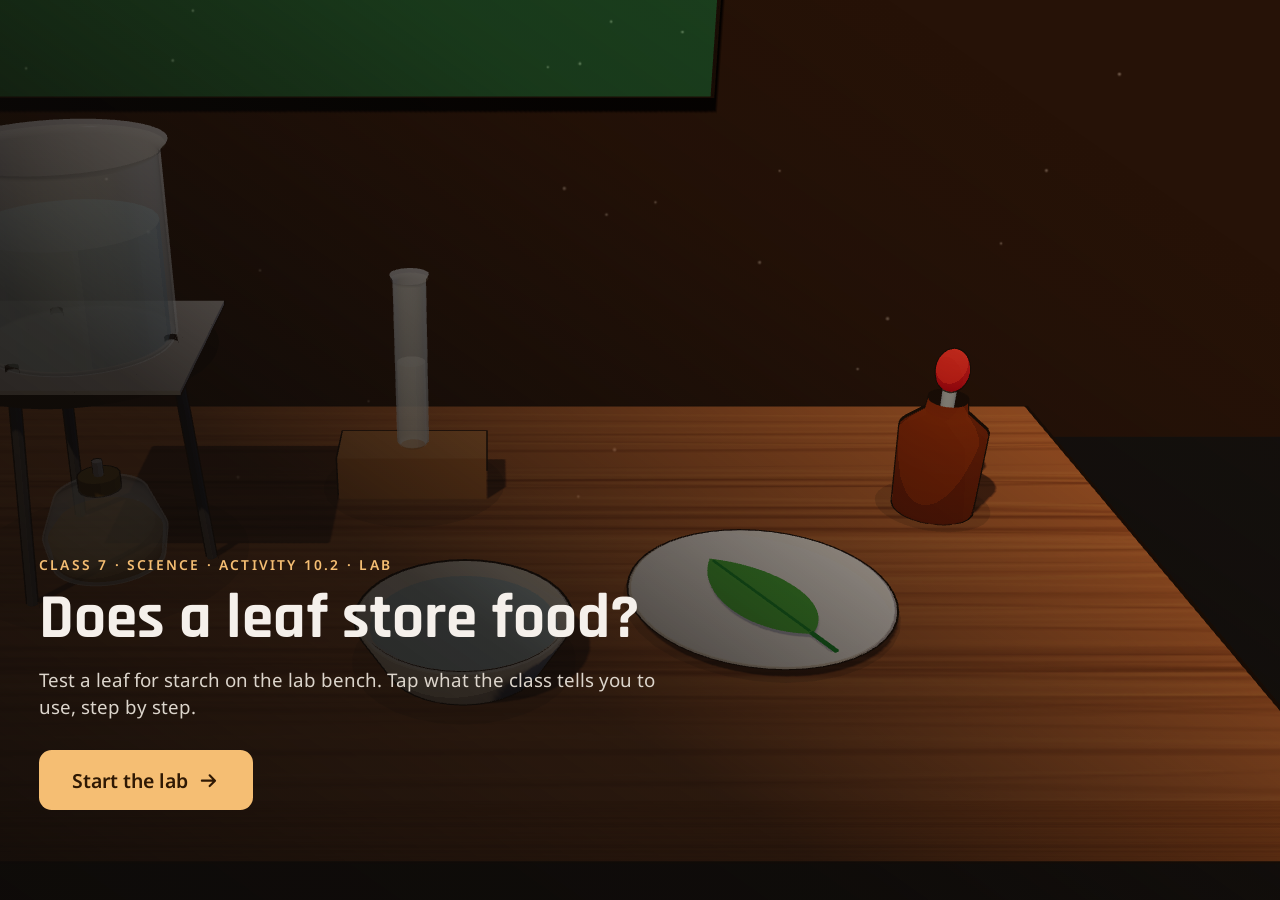
<file: labs/iodine-test-3d/index.html>
<!doctype html>
<html lang="en">
<head>
<meta charset="utf-8">
<meta name="viewport" content="width=device-width, initial-scale=1, viewport-fit=cover">
<meta name="theme-color" content="#0f0d0b">
<title>Lab: Test a Leaf for Starch (3D demo)</title>
<link rel="stylesheet" href="lab.css">
</head>
<body data-screen="title">
<!-- Living Textbook lab prototype (2026-11-06): NCERT Class 7 Science, Activity 10.2 (iodine test on a leaf).
     three.js r158 + GSAP 3.12.5, both in vendor/; every object is built in code (no model files), so it runs offline from file://. -->
<div id="frame">
  <canvas id="scene"></canvas>
  <div id="chips" aria-hidden="true"></div>
  <span id="pointer" hidden><i></i></span>
  <div id="drops"></div>

  <section id="title" class="screen on">
    <div class="scrim"></div>
    <div class="title-block">
      <p class="kicker">Class 7 · Science · Activity 10.2 · Lab</p>
      <h1>Does a leaf store food?</h1>
      <p class="sub">Test a leaf for starch on the lab bench. Tap what the class tells you to use, step by step.</p>
      <button class="btn big" id="start" type="button">Start the lab <svg viewBox="0 0 24 24"><path d="M5 12h13M13 6.5l5.5 5.5-5.5 5.5"/></svg></button>
    </div>
  </section>

  <header id="hud">
    <div class="steps"><p id="stepno"></p><ol id="progress"></ol></div>
  </header>

  <aside id="card" aria-live="polite">
    <h2 id="steptitle"></h2>
    <div class="guide">
      <span class="avatar">ST</span>
      <div><p class="who"><b>Shanta Teacher</b><span>Science teacher</span><button id="hear" type="button" title="Hear again"><svg viewBox="0 0 24 24"><path d="M4 9.5v5h3.5L12 18V6L7.5 9.5H4z"/><path d="M15.5 9a4 4 0 0 1 0 6"/></svg></button></p><p id="say"></p></div>
    </div>
    <div id="hint" hidden><svg viewBox="0 0 24 24"><path d="M9 11V5.5a1.5 1.5 0 0 1 3 0V11m0-1.5a1.5 1.5 0 0 1 3 0V12m0-1a1.5 1.5 0 0 1 3 0v3.5a6 6 0 0 1-6 6h-.6a5 5 0 0 1-4-2l-3-4a1.5 1.5 0 0 1 2.3-1.9L9 14"/></svg><span id="hinttext"></span><button id="showme" type="button">Show me</button></div>
    <div id="choices" hidden></div>
    <p id="feedback" hidden></p>
    <div id="actions"><button class="btn" id="next" type="button" hidden>Next <svg viewBox="0 0 24 24"><path d="M5 12h13M13 6.5l5.5 5.5-5.5 5.5"/></svg></button></div>
  </aside>

  <div id="viewtools"><p>Drag objects to move them · Drag the room to look around · Scroll or pinch to zoom</p><button id="reset" type="button">Reset view</button></div>

  <p id="status"><i></i><span></span></p>
</div>
<script src="vendor/three.min.js"></script>
<script src="vendor/gsap.min.js"></script>
<script src="lab.js"></script>
</body>
</html>
</file>
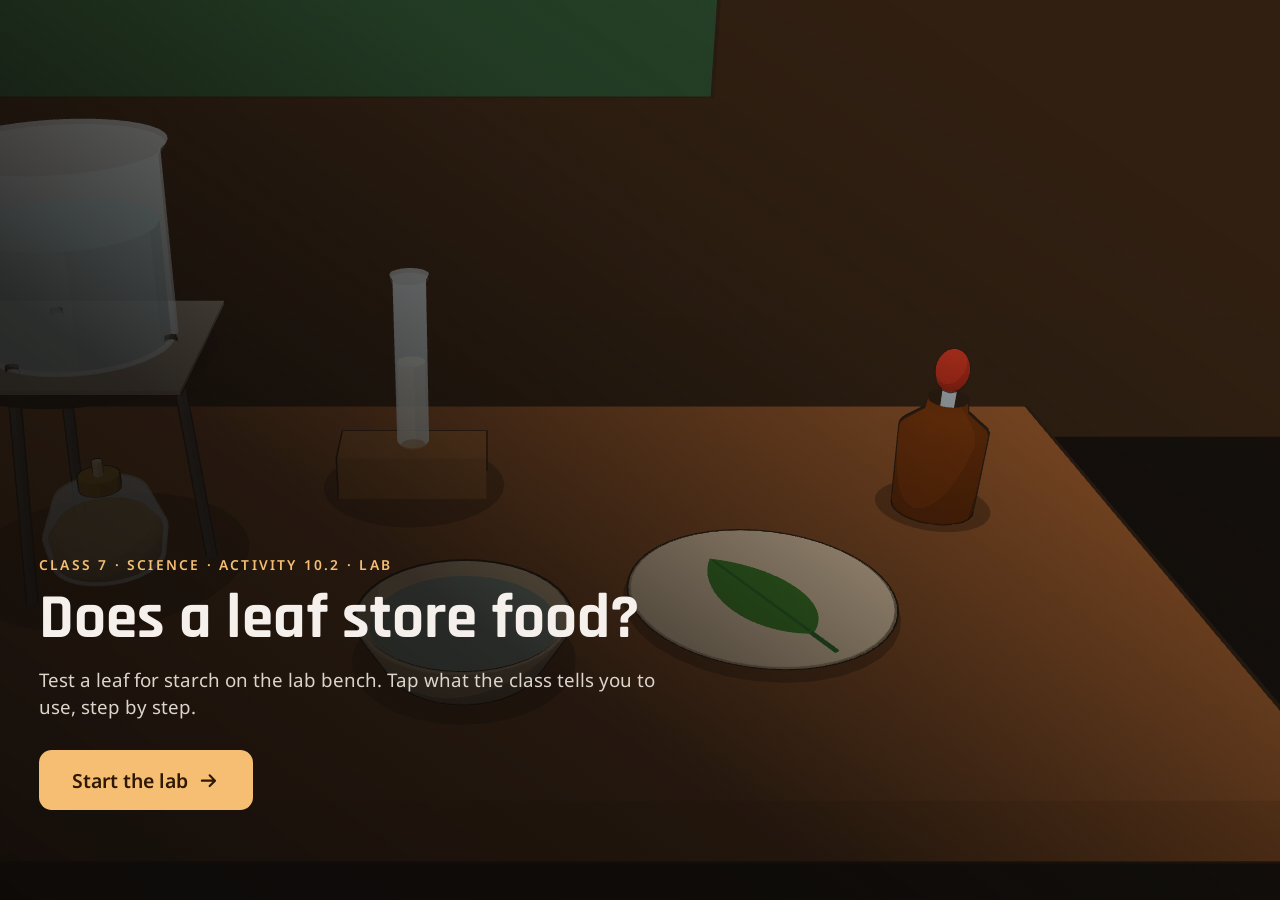
<file: labs/iodine-test/index.html>
<!doctype html>
<html lang="en">
<head>
<meta charset="utf-8">
<meta name="viewport" content="width=device-width, initial-scale=1, viewport-fit=cover">
<meta name="theme-color" content="#0f0d0b">
<title>Lab: Test a Leaf for Starch</title>
<link rel="stylesheet" href="lab.css">
</head>
<body data-screen="title">
<!-- Living Textbook lab prototype (2026-11-06): NCERT Class 7 Science, Activity 10.2 (iodine test on a leaf).
     three.js r158 + GSAP 3.12.5, both in vendor/; every object is built in code (no model files), so it runs offline from file://. -->
<div id="frame">
  <canvas id="scene"></canvas>
  <div id="chips" aria-hidden="true"></div>
  <span id="pointer" hidden><i></i></span>
  <div id="drops"></div>

  <section id="title" class="screen on">
    <div class="scrim"></div>
    <div class="title-block">
      <p class="kicker">Class 7 · Science · Activity 10.2 · Lab</p>
      <h1>Does a leaf store food?</h1>
      <p class="sub">Test a leaf for starch on the lab bench. Tap what the class tells you to use, step by step.</p>
      <button class="btn big" id="start" type="button">Start the lab <svg viewBox="0 0 24 24"><path d="M5 12h13M13 6.5l5.5 5.5-5.5 5.5"/></svg></button>
    </div>
  </section>

  <header id="hud">
    <div class="steps"><p id="stepno"></p><ol id="progress"></ol></div>
  </header>

  <aside id="card" aria-live="polite">
    <h2 id="steptitle"></h2>
    <div class="guide">
      <span class="avatar">ST</span>
      <div><p class="who"><b>Shanta Teacher</b><span>Science teacher</span><button id="hear" type="button" title="Hear again"><svg viewBox="0 0 24 24"><path d="M4 9.5v5h3.5L12 18V6L7.5 9.5H4z"/><path d="M15.5 9a4 4 0 0 1 0 6"/></svg></button></p><p id="say"></p></div>
    </div>
    <div id="hint" hidden><svg viewBox="0 0 24 24"><path d="M9 11V5.5a1.5 1.5 0 0 1 3 0V11m0-1.5a1.5 1.5 0 0 1 3 0V12m0-1a1.5 1.5 0 0 1 3 0v3.5a6 6 0 0 1-6 6h-.6a5 5 0 0 1-4-2l-3-4a1.5 1.5 0 0 1 2.3-1.9L9 14"/></svg><span id="hinttext"></span><button id="showme" type="button">Show me</button></div>
    <div id="choices" hidden></div>
    <p id="feedback" hidden></p>
    <div id="actions"><button class="btn" id="next" type="button" hidden>Next <svg viewBox="0 0 24 24"><path d="M5 12h13M13 6.5l5.5 5.5-5.5 5.5"/></svg></button></div>
  </aside>

  <p id="status"><i></i><span></span></p>
</div>
<script src="vendor/three.min.js"></script>
<script src="vendor/gsap.min.js"></script>
<script src="lab.js"></script>
</body>
</html>
</file>
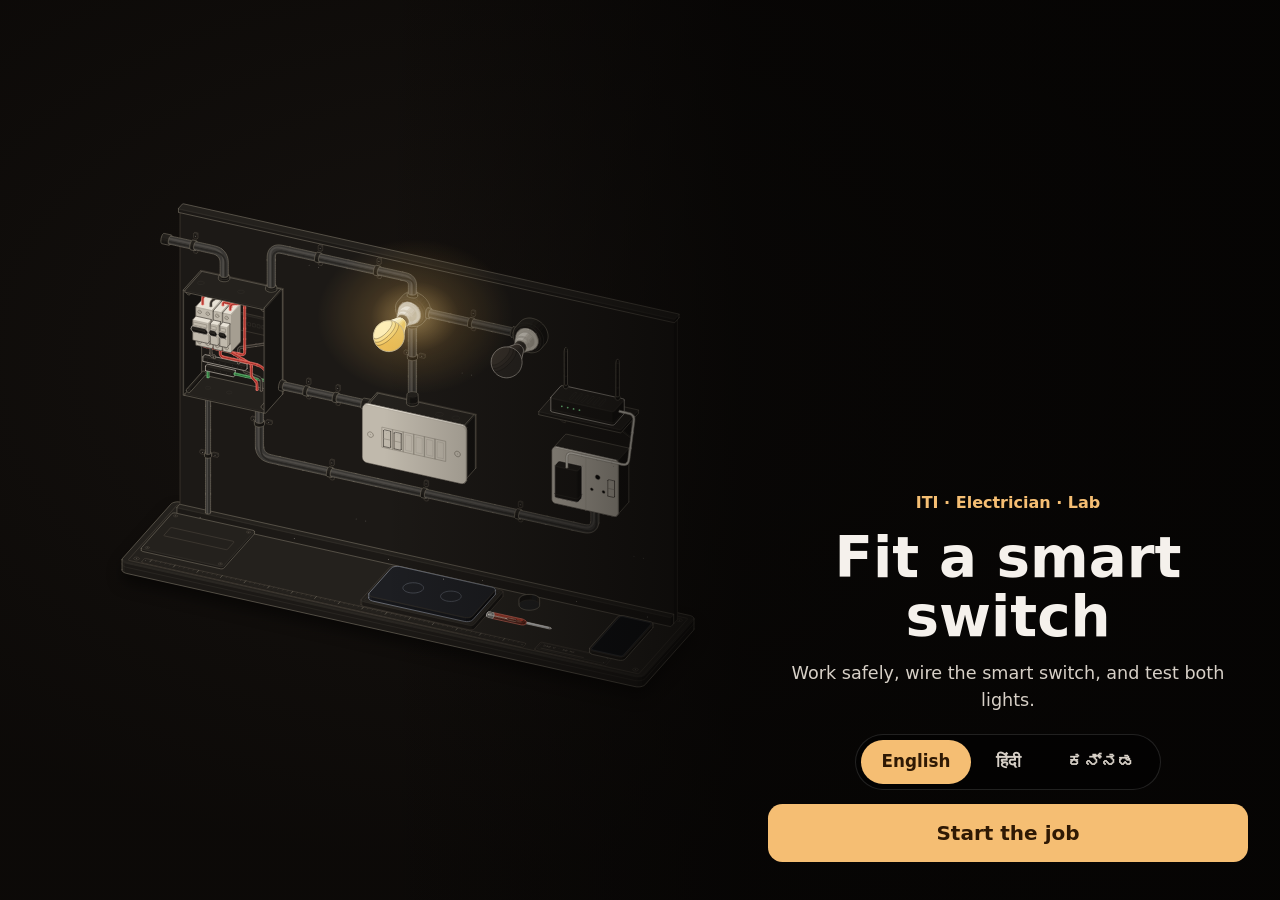
<file: labs/smart-switch/index.html>
<!doctype html>
<html lang="en">
<head>
<meta charset="utf-8">
<meta name="viewport" content="width=device-width, initial-scale=1, viewport-fit=cover">
<meta name="robots" content="noindex">
<meta name="theme-color" content="#0f0d0b">
<title>Lab: Fit a Smart Switch</title>
<link rel="stylesheet" href="workbench.css">
<link rel="stylesheet" href="fig.css">
<link rel="stylesheet" href="lab-embed.css">
</head>
<body data-screen="title">
<svg width="0" height="0" style="position:absolute" aria-hidden="true">
<symbol id="i-arrow" viewBox="0 0 24 24"><path d="M5 12h13M13 6.5l5.5 5.5-5.5 5.5"/></symbol>
<symbol id="i-sound" viewBox="0 0 24 24"><path d="M4 9.5v5h3.5L12 18V6L7.5 9.5H4z"/><path d="M15.5 9a4 4 0 0 1 0 6M18 6.5a7.5 7.5 0 0 1 0 11"/></symbol>
<symbol id="i-muted" viewBox="0 0 24 24"><path d="M4 9.5v5h3.5L12 18V6L7.5 9.5H4z"/><path d="M16 9.5l5 5M21 9.5l-5 5"/></symbol>
<symbol id="i-again" viewBox="0 0 24 24"><path d="M4.5 12a7.5 7.5 0 1 0 2.2-5.3M4.5 4.5v4h4"/></symbol>
<symbol id="i-voice" viewBox="0 0 24 24"><path d="M4 5h16v11h-8.5L7 20v-4H4z"/><path d="M10.5 8.3v4.4l3.8-2.2z"/></symbol>
<symbol id="i-tap" viewBox="0 0 24 24"><path d="M9 11V5.5a1.5 1.5 0 0 1 3 0V11m0-1.5a1.5 1.5 0 0 1 3 0V12m0-1a1.5 1.5 0 0 1 3 0v3.5a6 6 0 0 1-6 6h-.6a5 5 0 0 1-4-2l-3-4a1.5 1.5 0 0 1 2.3-1.9L9 14"/></symbol>
<symbol id="i-wifi" viewBox="0 0 24 24"><path d="M2.5 9a14 14 0 0 1 19 0M5.5 12.5a9.5 9.5 0 0 1 13 0M8.6 15.8a5 5 0 0 1 6.8 0"/><circle cx="12" cy="19" r=".8"/></symbol>
<symbol id="i-list" viewBox="0 0 24 24"><path d="M9 6.5h11M9 12h11M9 17.5h11"/><circle cx="4.5" cy="6.5" r=".9"/><circle cx="4.5" cy="12" r=".9"/><circle cx="4.5" cy="17.5" r=".9"/></symbol>
<symbol id="i-sign" viewBox="0 0 24 24"><path d="M13.5 2.5 5 13.5h6l-1 8 8.5-11h-6z"/></symbol>
<symbol id="i-off" viewBox="0 0 24 24"><path d="M12 3v8M7 6.3a7.5 7.5 0 1 0 10 0"/></symbol>
<symbol id="i-hat" viewBox="0 0 24 24"><path d="M3 17h18M4.5 17a7.5 7.5 0 0 1 15 0M10 9.8V7a2 2 0 0 1 4 0v2.8"/></symbol>
</svg>
<div id="frame">
  <div id="stage" class="iso" data-theme="dark">
    <div id="chips" aria-hidden="true"></div>
    <span id="pointer" hidden><i class="ring"></i><svg><use href="#i-tap"/></svg></span>
    <div id="focus"><p id="readout" aria-live="polite"><svg><use href="#i-sign"/></svg><span></span></p></div>
  </div>

  <section class="screen" id="s_title">
    <div class="scrim" aria-hidden="true"></div>
    
    <div class="title-block">
      <p class="kicker" id="t_kicker"></p>
      <h1 id="t_title"></h1>
      <p class="sub" id="t_sub"></p>
      <div id="langs" class="langs" hidden></div>
      <button class="btn big" id="t_start" type="button"></button>
      <a class="backlink" id="t_more" href="/stories"></a>
    </div>
  </section>

  <section class="screen" id="s_menu" inert>
    <div class="scrim" aria-hidden="true"></div>
    <div class="menu-top">
      <button class="pill" id="m_back" type="button"><svg class="flip"><use href="#i-arrow"/></svg><span></span></button>
      <button class="pill" id="m_mute" type="button" aria-pressed="false"><svg><use href="#i-sound"/></svg><span></span></button>
    </div>
    <nav class="hub" aria-labelledby="hub_head">
      <h2 id="hub_head"></h2>
      <ol id="hub"></ol>
      <a class="backlink" id="m_more" href="/stories"></a>
    </nav>
  </section>

  <header id="hud">
    <div class="where">
      <button class="tool" id="toHub" type="button"><svg><use href="#i-list"/></svg><span></span></button>
      <div class="steps"><p id="stepno"></p><ol id="progress" aria-hidden="true"></ol></div>
    </div>
    <div class="where tools">
      <button class="tool" id="replay" type="button"><svg><use href="#i-voice"/></svg><span></span></button>
      <button class="tool" id="mute" type="button" aria-pressed="false"><svg><use href="#i-sound"/></svg><span class="tip"></span></button>
    </div>
  </header>

  <aside id="panel" aria-live="polite">
    <div id="work">
      <h2 id="steptitle"></h2>
      <div id="ravi">
        <span class="avatar"><svg><use href="#i-hat"/></svg></span>
        <div><p class="who"><b id="guideName"></b><span id="guideRole"></span></p><p id="bubble"></p></div>
      </div>
      <div id="hint" hidden><svg><use href="#i-tap"/></svg><span id="hintText"></span><button id="showme" type="button"></button></div>
      <div id="choices" hidden></div>
      <p id="feedback" class="feedback" hidden><span></span></p>
      <div id="actions"></div>
    </div>
    <div id="endcard">
      <p id="end_kind"></p>
      <h2 id="end_head"></h2>
      <p id="end_sub"></p>
      <p id="end_note"></p>
      <ol id="end_list"></ol>
      <p id="end_all" hidden></p>
      <div class="end-actions">
        <button class="btn" id="end_next" type="button"><span></span><svg><use href="#i-arrow"/></svg></button>
        <button class="btn ghost" id="end_again" type="button" hidden><svg><use href="#i-again"/></svg><span></span></button>
        <button class="btn ghost" id="end_hub" type="button"><svg><use href="#i-list"/></svg><span></span></button>
        <a class="btn ghost" id="end_more" href="/stories"></a>
      </div>
    </div>
  </aside>
</div>
<!-- Living Textbook lab (2026-11-17): the en2 Starling workbench look (board figure, player and styles copied),
     running this lesson's 9-step job from lesson.js (generated from script.json by build_lab.py). Works offline. -->
<script src="figure.js"></script>
<script src="lesson.js"></script>
<script src="adapter.js"></script>
<script src="figscript.js"></script>
<script src="wb.js"></script>
<script src="adapter-after.js"></script>
</body>
</html>
</file>
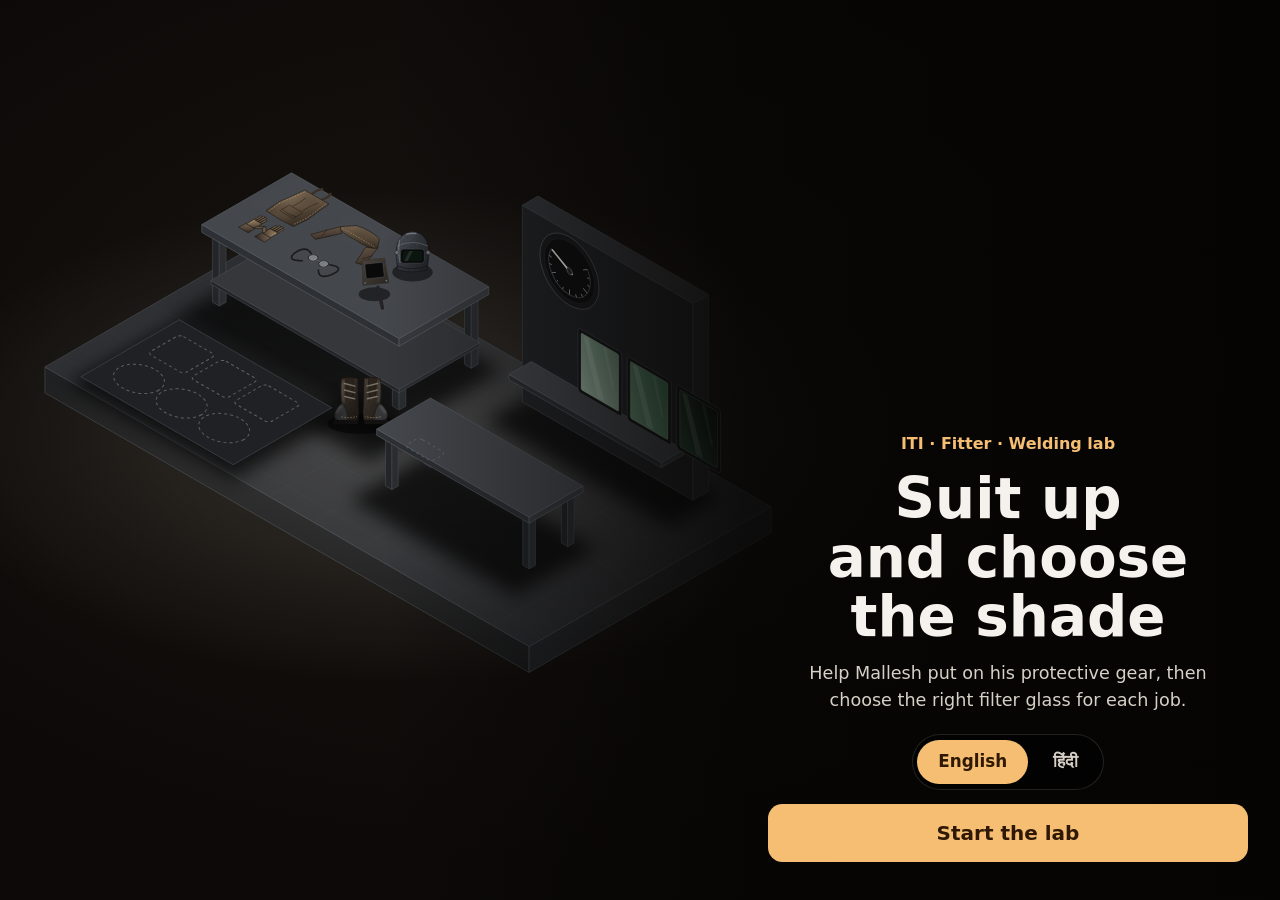
<file: labs/weld-ppe-shade/index.html>
<!doctype html>
<html lang="en">
<head>
<meta charset="utf-8">
<meta name="viewport" content="width=device-width, initial-scale=1, viewport-fit=cover">
<meta name="robots" content="noindex">
<meta name="theme-color" content="#0f0d0b">
<title>Lab: Suit up and choose the shade</title>
<link rel="stylesheet" href="workbench.css">
<link rel="stylesheet" href="weld.css">
<link rel="stylesheet" href="lab-embed.css">
</head>
<body data-screen="title">
<svg width="0" height="0" style="position:absolute" aria-hidden="true">
<symbol id="i-arrow" viewBox="0 0 24 24"><path d="M5 12h13M13 6.5l5.5 5.5-5.5 5.5"/></symbol>
<symbol id="i-sound" viewBox="0 0 24 24"><path d="M4 9.5v5h3.5L12 18V6L7.5 9.5H4z"/><path d="M15.5 9a4 4 0 0 1 0 6M18 6.5a7.5 7.5 0 0 1 0 11"/></symbol>
<symbol id="i-muted" viewBox="0 0 24 24"><path d="M4 9.5v5h3.5L12 18V6L7.5 9.5H4z"/><path d="M16 9.5l5 5M21 9.5l-5 5"/></symbol>
<symbol id="i-again" viewBox="0 0 24 24"><path d="M4.5 12a7.5 7.5 0 1 0 2.2-5.3M4.5 4.5v4h4"/></symbol>
<symbol id="i-voice" viewBox="0 0 24 24"><path d="M4 5h16v11h-8.5L7 20v-4H4z"/><path d="M10.5 8.3v4.4l3.8-2.2z"/></symbol>
<symbol id="i-tap" viewBox="0 0 24 24"><path d="M9 11V5.5a1.5 1.5 0 0 1 3 0V11m0-1.5a1.5 1.5 0 0 1 3 0V12m0-1a1.5 1.5 0 0 1 3 0v3.5a6 6 0 0 1-6 6h-.6a5 5 0 0 1-4-2l-3-4a1.5 1.5 0 0 1 2.3-1.9L9 14"/></symbol>
<symbol id="i-wifi" viewBox="0 0 24 24"><path d="M2.5 9a14 14 0 0 1 19 0M5.5 12.5a9.5 9.5 0 0 1 13 0M8.6 15.8a5 5 0 0 1 6.8 0"/><circle cx="12" cy="19" r=".8"/></symbol>
<symbol id="i-list" viewBox="0 0 24 24"><path d="M9 6.5h11M9 12h11M9 17.5h11"/><circle cx="4.5" cy="6.5" r=".9"/><circle cx="4.5" cy="12" r=".9"/><circle cx="4.5" cy="17.5" r=".9"/></symbol>
<symbol id="i-sign" viewBox="0 0 24 24"><path d="M12 2.8 4.8 5.6v5.6c0 4.4 3 8.2 7.2 9.8 4.2-1.6 7.2-5.4 7.2-9.8V5.6z"/><path d="M8.6 11.8l2.4 2.4 4.4-4.6"/></symbol>
<symbol id="i-off" viewBox="0 0 24 24"><path d="M12 3v8M7 6.3a7.5 7.5 0 1 0 10 0"/></symbol>
<symbol id="i-hat" viewBox="0 0 24 24"><path d="M3 17h18M4.5 17a7.5 7.5 0 0 1 15 0M10 9.8V7a2 2 0 0 1 4 0v2.8"/></symbol>
</svg>
<div id="frame">
  <div id="stage">
    <div id="chips" aria-hidden="true"></div>
    <span id="pointer" hidden><i class="ring"></i><svg><use href="#i-tap"/></svg></span>
    <div id="focus"><p id="readout" aria-live="polite"><svg><use href="#i-sign"/></svg><span></span></p></div>
  </div>

  <section class="screen" id="s_title">
    <div class="scrim" aria-hidden="true"></div>
    
    <div class="title-block">
      <p class="kicker" id="t_kicker"></p>
      <h1 id="t_title"></h1>
      <p class="sub" id="t_sub"></p>
      <div id="langs" class="langs" hidden></div>
      <button class="btn big" id="t_start" type="button"></button>
      <a class="backlink" id="t_more" href="/stories"></a>
    </div>
  </section>

  <section class="screen" id="s_menu" inert>
    <div class="scrim" aria-hidden="true"></div>
    <div class="menu-top">
      <button class="pill" id="m_back" type="button"><svg class="flip"><use href="#i-arrow"/></svg><span></span></button>
      <button class="pill" id="m_mute" type="button" aria-pressed="false"><svg><use href="#i-sound"/></svg><span></span></button>
    </div>
    <nav class="hub" aria-labelledby="hub_head">
      <h2 id="hub_head"></h2>
      <ol id="hub"></ol>
      <a class="backlink" id="m_more" href="/stories"></a>
    </nav>
  </section>

  <header id="hud">
    <div class="where">
      <button class="tool" id="toHub" type="button"><svg><use href="#i-list"/></svg><span></span></button>
      <div class="steps"><p id="stepno"></p><ol id="progress" aria-hidden="true"></ol></div>
    </div>
    <div class="where tools">
      <button class="tool" id="replay" type="button"><svg><use href="#i-voice"/></svg><span></span></button>
      <button class="tool" id="mute" type="button" aria-pressed="false"><svg><use href="#i-sound"/></svg><span class="tip"></span></button>
    </div>
  </header>

  <aside id="panel" aria-live="polite">
    <div id="work">
      <h2 id="steptitle"></h2>
      <div id="ravi">
        <span class="avatar"><svg><use href="#i-hat"/></svg></span>
        <div><p class="who"><b id="guideName"></b><span id="guideRole"></span></p><p id="bubble"></p></div>
      </div>
      <div id="hint" hidden><svg><use href="#i-tap"/></svg><span id="hintText"></span><button id="showme" type="button"></button></div>
      <div id="choices" hidden></div>
      <p id="feedback" class="feedback" hidden><span></span></p>
      <div id="actions"></div>
    </div>
    <div id="endcard">
      <p id="end_kind"></p>
      <h2 id="end_head"></h2>
      <p id="end_sub"></p>
      <p id="end_note"></p>
      <ol id="end_list"></ol>
      <p id="end_all" hidden></p>
      <div class="end-actions">
        <button class="btn" id="end_next" type="button"><span></span><svg><use href="#i-arrow"/></svg></button>
        <button class="btn ghost" id="end_again" type="button" hidden><svg><use href="#i-again"/></svg><span></span></button>
        <button class="btn ghost" id="end_hub" type="button"><svg><use href="#i-list"/></svg><span></span></button>
        <a class="btn ghost" id="end_more" href="/stories"></a>
      </div>
    </div>
  </aside>
</div>
<!-- Living Textbook lab (2026-11-22): the Starling workbench look (player and styles copied from labs/smart-switch), the bench scene drawn in code
     (figure.js, figscript.js), running the 8-step job in lesson.js (generated from script_e1.json by build_lab_ppe.py). Works offline. -->
<script src="figure.js"></script>
<script src="lesson.js"></script>
<script src="adapter.js"></script>
<script src="figscript.js"></script>
<script src="wb.js"></script>
<script src="adapter-after.js"></script>
</body>
</html>
</file>
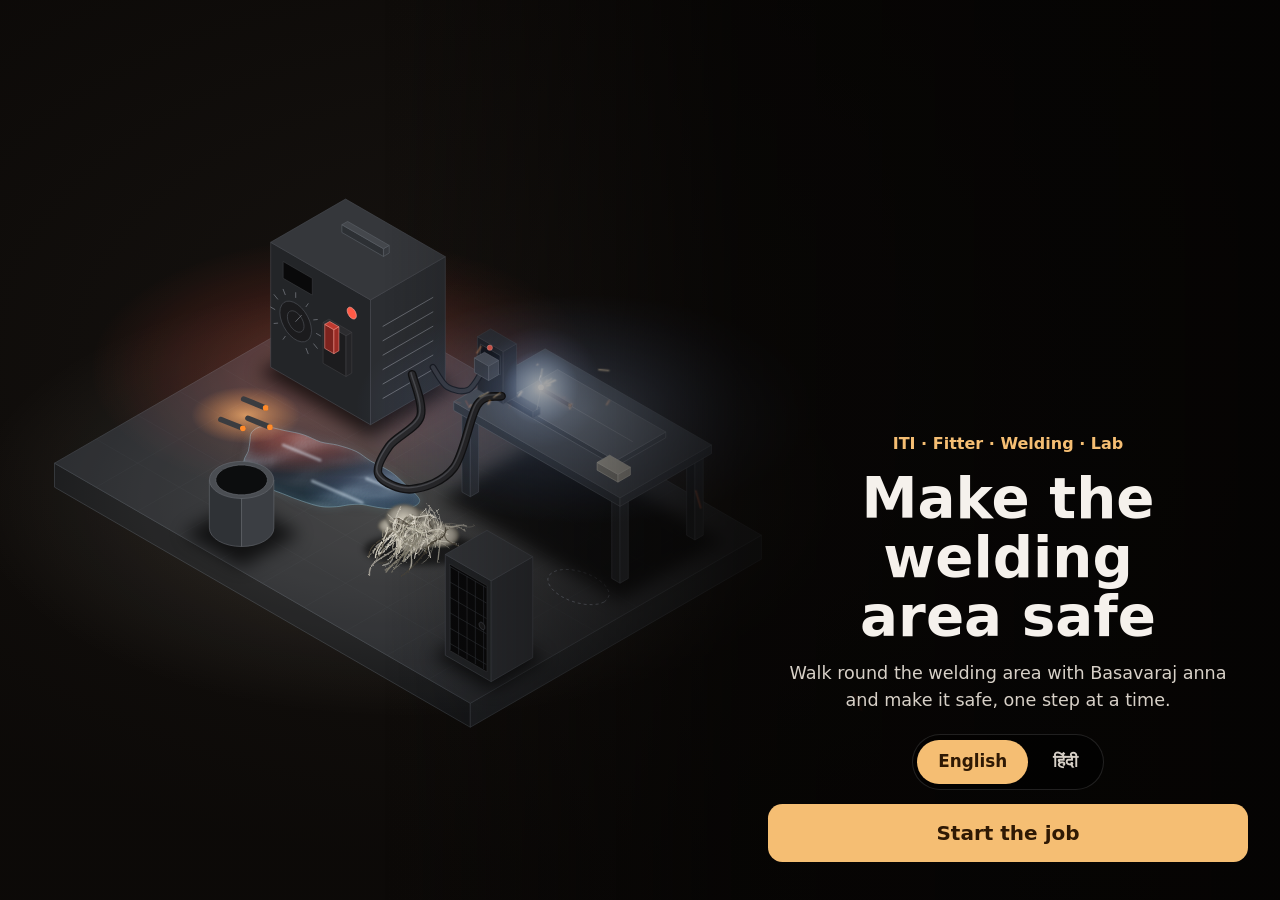
<file: labs/weld-shop-hazards/index.html>
<!doctype html>
<html lang="en">
<head>
<meta charset="utf-8">
<meta name="viewport" content="width=device-width, initial-scale=1, viewport-fit=cover">
<meta name="robots" content="noindex">
<meta name="theme-color" content="#0f0d0b">
<title>Lab: Make the welding area safe</title>
<link rel="stylesheet" href="workbench.css">
<link rel="stylesheet" href="weld.css">
<link rel="stylesheet" href="lab-embed.css">
</head>
<body data-screen="title">
<svg width="0" height="0" style="position:absolute" aria-hidden="true">
<symbol id="i-arrow" viewBox="0 0 24 24"><path d="M5 12h13M13 6.5l5.5 5.5-5.5 5.5"/></symbol>
<symbol id="i-sound" viewBox="0 0 24 24"><path d="M4 9.5v5h3.5L12 18V6L7.5 9.5H4z"/><path d="M15.5 9a4 4 0 0 1 0 6M18 6.5a7.5 7.5 0 0 1 0 11"/></symbol>
<symbol id="i-muted" viewBox="0 0 24 24"><path d="M4 9.5v5h3.5L12 18V6L7.5 9.5H4z"/><path d="M16 9.5l5 5M21 9.5l-5 5"/></symbol>
<symbol id="i-again" viewBox="0 0 24 24"><path d="M4.5 12a7.5 7.5 0 1 0 2.2-5.3M4.5 4.5v4h4"/></symbol>
<symbol id="i-voice" viewBox="0 0 24 24"><path d="M4 5h16v11h-8.5L7 20v-4H4z"/><path d="M10.5 8.3v4.4l3.8-2.2z"/></symbol>
<symbol id="i-tap" viewBox="0 0 24 24"><path d="M9 11V5.5a1.5 1.5 0 0 1 3 0V11m0-1.5a1.5 1.5 0 0 1 3 0V12m0-1a1.5 1.5 0 0 1 3 0v3.5a6 6 0 0 1-6 6h-.6a5 5 0 0 1-4-2l-3-4a1.5 1.5 0 0 1 2.3-1.9L9 14"/></symbol>
<symbol id="i-wifi" viewBox="0 0 24 24"><path d="M2.5 9a14 14 0 0 1 19 0M5.5 12.5a9.5 9.5 0 0 1 13 0M8.6 15.8a5 5 0 0 1 6.8 0"/><circle cx="12" cy="19" r=".8"/></symbol>
<symbol id="i-list" viewBox="0 0 24 24"><path d="M9 6.5h11M9 12h11M9 17.5h11"/><circle cx="4.5" cy="6.5" r=".9"/><circle cx="4.5" cy="12" r=".9"/><circle cx="4.5" cy="17.5" r=".9"/></symbol>
<symbol id="i-sign" viewBox="0 0 24 24"><path d="M13.5 2.5 5 13.5h6l-1 8 8.5-11h-6z"/></symbol>
<symbol id="i-off" viewBox="0 0 24 24"><path d="M12 3v8M7 6.3a7.5 7.5 0 1 0 10 0"/></symbol>
<symbol id="i-hat" viewBox="0 0 24 24"><path d="M3 17h18M4.5 17a7.5 7.5 0 0 1 15 0M10 9.8V7a2 2 0 0 1 4 0v2.8"/></symbol>
</svg>
<div id="frame">
  <div id="stage" data-theme="dark">
    <div id="chips" aria-hidden="true"></div>
    <span id="pointer" hidden><i class="ring"></i><svg><use href="#i-tap"/></svg></span>
    <div id="focus"><p id="readout" aria-live="polite"><svg><use href="#i-sign"/></svg><span></span></p></div>
  </div>

  <section class="screen" id="s_title">
    <div class="scrim" aria-hidden="true"></div>
    
    <div class="title-block">
      <p class="kicker" id="t_kicker"></p>
      <h1 id="t_title"></h1>
      <p class="sub" id="t_sub"></p>
      <div id="langs" class="langs" hidden></div>
      <button class="btn big" id="t_start" type="button"></button>
      <a class="backlink" id="t_more" href="/stories"></a>
    </div>
  </section>

  <section class="screen" id="s_menu" inert>
    <div class="scrim" aria-hidden="true"></div>
    <div class="menu-top">
      <button class="pill" id="m_back" type="button"><svg class="flip"><use href="#i-arrow"/></svg><span></span></button>
      <button class="pill" id="m_mute" type="button" aria-pressed="false"><svg><use href="#i-sound"/></svg><span></span></button>
    </div>
    <nav class="hub" aria-labelledby="hub_head">
      <h2 id="hub_head"></h2>
      <ol id="hub"></ol>
      <a class="backlink" id="m_more" href="/stories"></a>
    </nav>
  </section>

  <header id="hud">
    <div class="where">
      <button class="tool" id="toHub" type="button"><svg><use href="#i-list"/></svg><span></span></button>
      <div class="steps"><p id="stepno"></p><ol id="progress" aria-hidden="true"></ol></div>
    </div>
    <div class="where tools">
      <button class="tool" id="replay" type="button"><svg><use href="#i-voice"/></svg><span></span></button>
      <button class="tool" id="mute" type="button" aria-pressed="false"><svg><use href="#i-sound"/></svg><span class="tip"></span></button>
    </div>
  </header>

  <aside id="panel" aria-live="polite">
    <div id="work">
      <h2 id="steptitle"></h2>
      <div id="ravi">
        <span class="avatar"><svg><use href="#i-hat"/></svg></span>
        <div><p class="who"><b id="guideName"></b><span id="guideRole"></span></p><p id="bubble"></p></div>
      </div>
      <div id="hint" hidden><svg><use href="#i-tap"/></svg><span id="hintText"></span><button id="showme" type="button"></button></div>
      <div id="choices" hidden></div>
      <p id="feedback" class="feedback" hidden><span></span></p>
      <div id="actions"></div>
    </div>
    <div id="endcard">
      <p id="end_kind"></p>
      <h2 id="end_head"></h2>
      <p id="end_sub"></p>
      <p id="end_note"></p>
      <ol id="end_list"></ol>
      <p id="end_all" hidden></p>
      <div class="end-actions">
        <button class="btn" id="end_next" type="button"><span></span><svg><use href="#i-arrow"/></svg></button>
        <button class="btn ghost" id="end_again" type="button" hidden><svg><use href="#i-again"/></svg><span></span></button>
        <button class="btn ghost" id="end_hub" type="button"><svg><use href="#i-list"/></svg><span></span></button>
        <a class="btn ghost" id="end_more" href="/stories"></a>
      </div>
    </div>
  </aside>
</div>
<!-- Living Textbook lab, redesigned 2026-11-25: the same 8-step job (lesson.js is generated from script_e1.json, unchanged), the en2 Starling workbench
     player (wb.js, with the LT-FOCUS hooks), and a new figure: a small training bay on a plinth in the charcoal "anatomy" look, colour only for meaning,
     one lit target per step with the rest dimmed, an overview that eases into a tight view per step, and natural water, cotton, sparks, fire and smoke.
     figure.js builds the picture, figscript.js runs it. Works offline from file://. -->
<script src="figure.js"></script>
<script src="lesson.js"></script>
<script src="adapter.js"></script>
<script src="figscript.js"></script>
<script src="wb.js"></script>
<script src="adapter-after.js"></script>
</body>
</html>
</file>
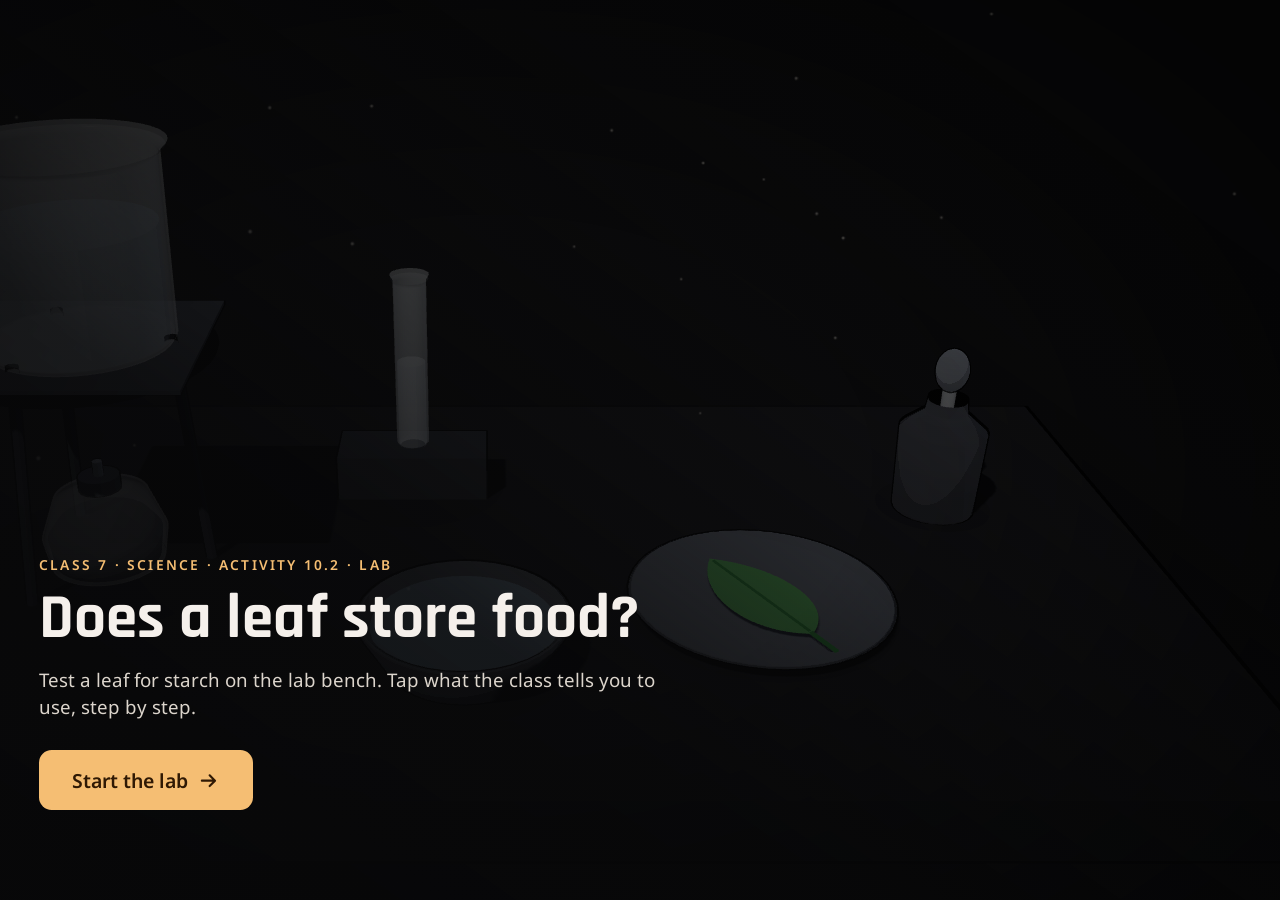
<file: labs/_samples/science-iodine/index.html>
<!doctype html>
<html lang="en">
<head>
<meta charset="utf-8">
<meta name="viewport" content="width=device-width, initial-scale=1, viewport-fit=cover">
<meta name="theme-color" content="#0f0d0b">
<title>Lab: Test a Leaf for Starch (focus sample)</title>
<link rel="stylesheet" href="lab.css">
</head>
<body data-screen="title">
<!-- Living Textbook lab prototype (2026-11-06): NCERT Class 7 Science, Activity 10.2 (iodine test on a leaf).
     three.js r158 + GSAP 3.12.5, both in vendor/; every object is built in code (no model files), so it runs offline from file://. -->
<div id="frame">
  <canvas id="scene"></canvas>
  <div id="chips" aria-hidden="true"></div>
  <span id="pointer" hidden><i></i></span>
  <div id="drops"></div>

  <section id="title" class="screen on">
    <div class="scrim"></div>
    <div class="title-block">
      <p class="kicker">Class 7 · Science · Activity 10.2 · Lab</p>
      <h1>Does a leaf store food?</h1>
      <p class="sub">Test a leaf for starch on the lab bench. Tap what the class tells you to use, step by step.</p>
      <button class="btn big" id="start" type="button">Start the lab <svg viewBox="0 0 24 24"><path d="M5 12h13M13 6.5l5.5 5.5-5.5 5.5"/></svg></button>
    </div>
  </section>

  <header id="hud">
    <div class="steps"><p id="stepno"></p><ol id="progress"></ol></div>
  </header>

  <aside id="card" aria-live="polite">
    <h2 id="steptitle"></h2>
    <div class="guide">
      <span class="avatar">ST</span>
      <div><p class="who"><b>Shanta Teacher</b><span>Science teacher</span><button id="hear" type="button" title="Hear again"><svg viewBox="0 0 24 24"><path d="M4 9.5v5h3.5L12 18V6L7.5 9.5H4z"/><path d="M15.5 9a4 4 0 0 1 0 6"/></svg></button></p><p id="say"></p></div>
    </div>
    <div id="hint" hidden><svg viewBox="0 0 24 24"><path d="M9 11V5.5a1.5 1.5 0 0 1 3 0V11m0-1.5a1.5 1.5 0 0 1 3 0V12m0-1a1.5 1.5 0 0 1 3 0v3.5a6 6 0 0 1-6 6h-.6a5 5 0 0 1-4-2l-3-4a1.5 1.5 0 0 1 2.3-1.9L9 14"/></svg><span id="hinttext"></span><button id="showme" type="button">Show me</button></div>
    <div id="choices" hidden></div>
    <p id="feedback" hidden></p>
    <div id="actions"><button class="btn" id="next" type="button" hidden>Next <svg viewBox="0 0 24 24"><path d="M5 12h13M13 6.5l5.5 5.5-5.5 5.5"/></svg></button></div>
  </aside>

  <div id="viewtools"><p>Drag objects · drag to look around · scroll to zoom</p><button id="reset" type="button">Reset view</button></div>

  <p id="status"><i></i><span></span></p>
</div>
<script src="vendor/three.min.js"></script>
<script src="vendor/gsap.min.js"></script>
<script src="lab.js"></script>
</body>
</html>
</file>
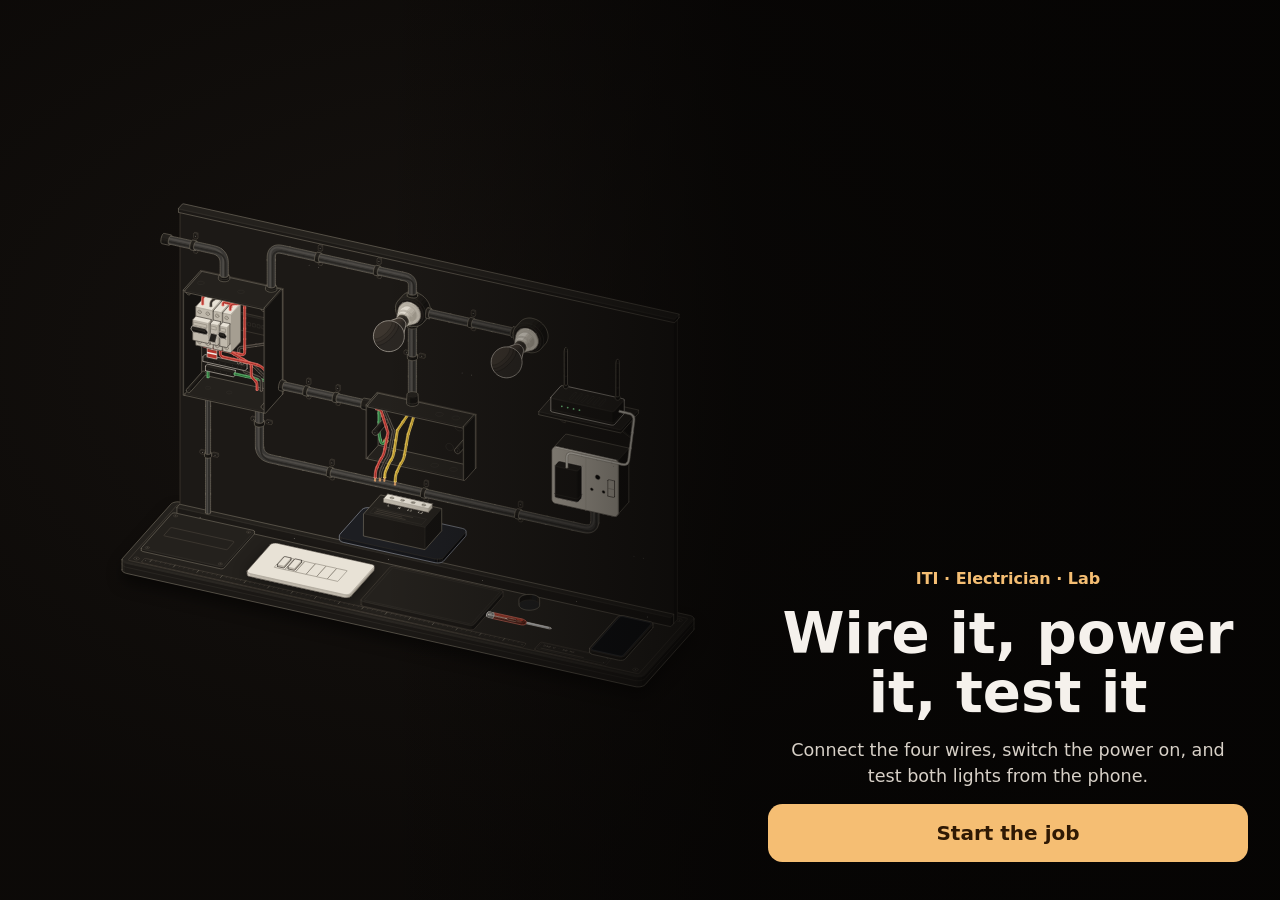
<file: labs/_samples/smart-switch/index.html>
<!doctype html>
<html lang="en">
<head>
<meta charset="utf-8">
<meta name="viewport" content="width=device-width, initial-scale=1, viewport-fit=cover">
<meta name="robots" content="noindex">
<meta name="theme-color" content="#0f0d0b">
<title>Smart switch lab: focus sample</title>
<link rel="stylesheet" href="workbench.css">
<link rel="stylesheet" href="fig.css">
<link rel="stylesheet" href="lab-embed.css">
<link rel="stylesheet" href="sample.css">
</head>
<body data-screen="title">
<svg width="0" height="0" style="position:absolute" aria-hidden="true">
<symbol id="i-arrow" viewBox="0 0 24 24"><path d="M5 12h13M13 6.5l5.5 5.5-5.5 5.5"/></symbol>
<symbol id="i-sound" viewBox="0 0 24 24"><path d="M4 9.5v5h3.5L12 18V6L7.5 9.5H4z"/><path d="M15.5 9a4 4 0 0 1 0 6M18 6.5a7.5 7.5 0 0 1 0 11"/></symbol>
<symbol id="i-muted" viewBox="0 0 24 24"><path d="M4 9.5v5h3.5L12 18V6L7.5 9.5H4z"/><path d="M16 9.5l5 5M21 9.5l-5 5"/></symbol>
<symbol id="i-again" viewBox="0 0 24 24"><path d="M4.5 12a7.5 7.5 0 1 0 2.2-5.3M4.5 4.5v4h4"/></symbol>
<symbol id="i-voice" viewBox="0 0 24 24"><path d="M4 5h16v11h-8.5L7 20v-4H4z"/><path d="M10.5 8.3v4.4l3.8-2.2z"/></symbol>
<symbol id="i-tap" viewBox="0 0 24 24"><path d="M9 11V5.5a1.5 1.5 0 0 1 3 0V11m0-1.5a1.5 1.5 0 0 1 3 0V12m0-1a1.5 1.5 0 0 1 3 0v3.5a6 6 0 0 1-6 6h-.6a5 5 0 0 1-4-2l-3-4a1.5 1.5 0 0 1 2.3-1.9L9 14"/></symbol>
<symbol id="i-wifi" viewBox="0 0 24 24"><path d="M2.5 9a14 14 0 0 1 19 0M5.5 12.5a9.5 9.5 0 0 1 13 0M8.6 15.8a5 5 0 0 1 6.8 0"/><circle cx="12" cy="19" r=".8"/></symbol>
<symbol id="i-list" viewBox="0 0 24 24"><path d="M9 6.5h11M9 12h11M9 17.5h11"/><circle cx="4.5" cy="6.5" r=".9"/><circle cx="4.5" cy="12" r=".9"/><circle cx="4.5" cy="17.5" r=".9"/></symbol>
<symbol id="i-sign" viewBox="0 0 24 24"><path d="M13.5 2.5 5 13.5h6l-1 8 8.5-11h-6z"/></symbol>
<symbol id="i-off" viewBox="0 0 24 24"><path d="M12 3v8M7 6.3a7.5 7.5 0 1 0 10 0"/></symbol>
<symbol id="i-hat" viewBox="0 0 24 24"><path d="M3 17h18M4.5 17a7.5 7.5 0 0 1 15 0M10 9.8V7a2 2 0 0 1 4 0v2.8"/></symbol>
</svg>
<div id="frame">
  <div id="stage" class="iso" data-theme="dark">
    <div id="chips" aria-hidden="true"></div>
    <span id="pointer" hidden><i class="ring"></i><svg><use href="#i-tap"/></svg></span>
    <div id="focus"><p id="readout" aria-live="polite"><svg><use href="#i-sign"/></svg><span></span></p></div>
  </div>

  <section class="screen" id="s_title">
    <div class="scrim" aria-hidden="true"></div>
    
    <div class="title-block">
      <p class="kicker" id="t_kicker"></p>
      <h1 id="t_title"></h1>
      <p class="sub" id="t_sub"></p>
      <div id="langs" class="langs" hidden></div>
      <button class="btn big" id="t_start" type="button"></button>
      <a class="backlink" id="t_more" href="/stories"></a>
    </div>
  </section>

  <section class="screen" id="s_menu" inert>
    <div class="scrim" aria-hidden="true"></div>
    <div class="menu-top">
      <button class="pill" id="m_back" type="button"><svg class="flip"><use href="#i-arrow"/></svg><span></span></button>
      <button class="pill" id="m_mute" type="button" aria-pressed="false"><svg><use href="#i-sound"/></svg><span></span></button>
    </div>
    <nav class="hub" aria-labelledby="hub_head">
      <h2 id="hub_head"></h2>
      <ol id="hub"></ol>
      <a class="backlink" id="m_more" href="/stories"></a>
    </nav>
  </section>

  <header id="hud">
    <div class="where">
      <button class="tool" id="toHub" type="button"><svg><use href="#i-list"/></svg><span></span></button>
      <div class="steps"><p id="stepno"></p><ol id="progress" aria-hidden="true"></ol></div>
    </div>
    <div class="where tools">
      <button class="tool" id="replay" type="button"><svg><use href="#i-voice"/></svg><span></span></button>
      <button class="tool" id="mute" type="button" aria-pressed="false"><svg><use href="#i-sound"/></svg><span class="tip"></span></button>
    </div>
  </header>

  <aside id="panel" aria-live="polite">
    <div id="work">
      <h2 id="steptitle"></h2>
      <div id="ravi">
        <span class="avatar"><svg><use href="#i-hat"/></svg></span>
        <div><p class="who"><b id="guideName"></b><span id="guideRole"></span></p><p id="bubble"></p></div>
      </div>
      <div id="hint" hidden><svg><use href="#i-tap"/></svg><span id="hintText"></span><button id="showme" type="button"></button></div>
      <div id="choices" hidden></div>
      <p id="feedback" class="feedback" hidden><span></span></p>
      <div id="actions"></div>
    </div>
    <div id="endcard">
      <p id="end_kind"></p>
      <h2 id="end_head"></h2>
      <p id="end_sub"></p>
      <p id="end_note"></p>
      <ol id="end_list"></ol>
      <p id="end_all" hidden></p>
      <div class="end-actions">
        <button class="btn" id="end_next" type="button"><span></span><svg><use href="#i-arrow"/></svg></button>
        <button class="btn ghost" id="end_again" type="button" hidden><svg><use href="#i-again"/></svg><span></span></button>
        <button class="btn ghost" id="end_hub" type="button"><svg><use href="#i-list"/></svg><span></span></button>
        <a class="btn ghost" id="end_more" href="/stories"></a>
      </div>
    </div>
  </aside>
</div>
<!-- Living Textbook lab (2026-11-17): the en2 Starling workbench look (board figure, player and styles copied),
     running this lesson's 9-step job from lesson.js (generated from script.json by build_lab.py). Works offline. -->
<script src="figure.js"></script>
<script src="lesson.js"></script>
<script src="adapter.js"></script>
<script src="figscript.js"></script>
<script src="focus.js"></script>
<script src="wb.js"></script>
<script src="adapter-after.js"></script>
</body>
</html>
</file>
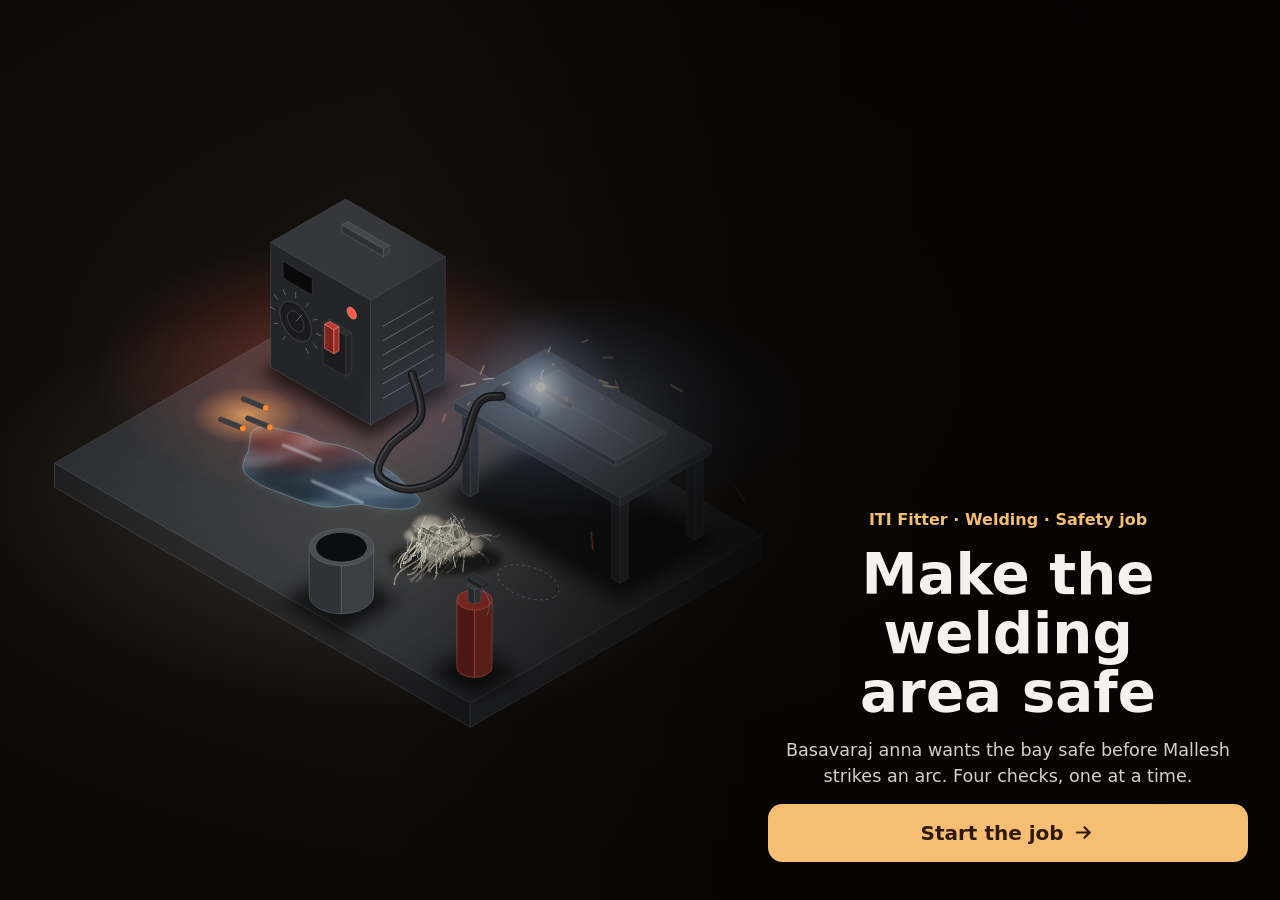
<file: labs/_samples/welding-hazards/index.html>
<!doctype html>
<html lang="en">
<head>
<meta charset="utf-8">
<meta name="viewport" content="width=device-width, initial-scale=1, viewport-fit=cover">
<meta name="robots" content="noindex">
<meta name="theme-color" content="#0f0d0b">
<title>Sample: Make the welding area safe</title>
<link rel="stylesheet" href="workbench.css">
<link rel="stylesheet" href="bay.css">
</head>
<body data-screen="title">
<svg width="0" height="0" style="position:absolute" aria-hidden="true">
<symbol id="i-arrow" viewBox="0 0 24 24"><path d="M5 12h13M13 6.5l5.5 5.5-5.5 5.5"/></symbol>
<symbol id="i-tap" viewBox="0 0 24 24"><path d="M9 11V5.5a1.5 1.5 0 0 1 3 0V11m0-1.5a1.5 1.5 0 0 1 3 0V12m0-1a1.5 1.5 0 0 1 3 0v3.5a6 6 0 0 1-6 6h-.6a5 5 0 0 1-4-2l-3-4a1.5 1.5 0 0 1 2.3-1.9L9 14"/></symbol>
<symbol id="i-sign" viewBox="0 0 24 24"><path d="M12 21a6 6 0 0 1-6-6c0-4 3.5-6 3.5-10 2.5 1.5 4 3.5 4.5 6 1-1 1.5-2.2 1.5-3.5C18 10 18 12.5 18 15a6 6 0 0 1-6 6z"/></symbol>
<symbol id="i-off" viewBox="0 0 24 24"><path d="M12 3v8M7 6.3a7.5 7.5 0 1 0 10 0"/></symbol>
<symbol id="i-sound" viewBox="0 0 24 24"><path d="M4 9.5v5h3.5L12 18V6L7.5 9.5H4z"/><path d="M15.5 9a4 4 0 0 1 0 6M18 6.5a7.5 7.5 0 0 1 0 11"/></symbol>
<symbol id="i-voice" viewBox="0 0 24 24"><path d="M4 5h16v11h-8.5L7 20v-4H4z"/><path d="M10.5 8.3v4.4l3.8-2.2z"/></symbol>
</svg>
<div id="frame">
  <div id="stage" class="iso" data-theme="dark">
    <div id="chips" aria-hidden="true"></div>
    <span id="pointer" hidden><i class="ring"></i><svg><use href="#i-tap"/></svg></span>
    <div id="focus"><p id="readout" aria-live="polite"><svg><use href="#i-sign"/></svg><span></span></p></div>
  </div>

  <section class="screen" id="s_title">
    <div class="scrim" aria-hidden="true"></div>
    <div class="title-block">
      <p class="kicker">ITI Fitter · Welding · Safety job</p>
      <h1>Make the welding area safe</h1>
      <p class="sub">Basavaraj anna wants the bay safe before Mallesh strikes an arc. Four checks, one at a time.</p>
      <button class="btn big" id="t_start" type="button"><span>Start the job</span><svg><use href="#i-arrow"/></svg></button>
    </div>
  </section>

  <header id="hud">
    <div class="where"><div class="steps"><p id="stepno"></p><ol id="progress" aria-hidden="true"></ol></div></div>
  </header>

  <aside id="panel" aria-live="polite">
    <div id="work">
      <h2 id="steptitle"></h2>
      <div id="ravi">
        <span class="avatar"><svg><use href="#i-sign"/></svg></span>
        <div><p class="who"><b>Basavaraj anna</b><span>Welding teacher</span></p><p id="bubble"></p></div>
      </div>
      <div id="hint" hidden><svg><use href="#i-tap"/></svg><span id="hintText"></span><button id="showme" type="button">Show me</button></div>
      <div id="choices" hidden></div>
      <p id="feedback" class="feedback" hidden><span></span></p>
      <div id="actions"></div>
    </div>
    <div id="endcard">
      <p id="end_kind"></p>
      <h2 id="end_head"></h2>
      <p id="end_sub"></p>
      <ol id="end_list"></ol>
      <div class="end-actions"><button class="btn ghost" id="end_again" type="button"><span>Do it again</span></button>
        <button class="btn ghost" id="end_back" type="button"><span>Back to the overview</span></button></div>
    </div>
  </aside>
</div>
<script src="lab.js"></script>
</body>
</html>
</file>
<file: labs/iodine-test-3d/lab.css>
/* Lab prototype - Starling look (monsoon / smart-switch): warm dark field, gold primary, Rajdhani + Noto Sans. */
@font-face { font-family: "Rajdhani"; font-weight: 600; src: url("fonts/Rajdhani-600.woff2") format("woff2"); }
@font-face { font-family: "Rajdhani"; font-weight: 700; src: url("fonts/Rajdhani-700.woff2") format("woff2"); }
@font-face { font-family: "Noto Sans"; font-weight: 100 900; src: url("fonts/NotoSans-var.woff2") format("woff2"); }
:root {
  --bg: #0f0d0b; --ink: #f5f0eb; --ink-2: #dcd5cc; --dim: #9e9287;
  --primary: #f5be73; --primary-ink: #2f1904; --right: #6fd08f; --miss: #ee7f62;
  --line: rgba(255,255,255,.12); --line-2: rgba(255,255,255,.24);
  --glass: rgba(20,17,14,.72); --ease: cubic-bezier(.22,.8,.24,1);
  --head: "Rajdhani", "Noto Sans", system-ui, sans-serif; --text: "Noto Sans", system-ui, "Segoe UI", sans-serif;
  font-size: clamp(13px, min(1.17vw, 2.08vh), 30px);
}
* { margin: 0; padding: 0; box-sizing: border-box; }
[hidden] { display: none !important; }
html, body { height: 100%; background: var(--bg); color: var(--ink); font-family: var(--text); overflow: hidden; user-select: none; }
button { font: inherit; color: inherit; border: 0; background: none; cursor: pointer; }
svg { width: 1.2em; height: 1.2em; fill: none; stroke: currentColor; stroke-width: 2.2; stroke-linecap: round; stroke-linejoin: round; }
#frame { position: fixed; inset: 0; }
#scene { position: absolute; inset: 0; width: 100%; height: 100%; display: block; }

.btn { display: inline-flex; align-items: center; gap: .6rem; min-height: 3.1rem; padding: 0 1.5rem; border-radius: .7rem;
  background: var(--primary); color: var(--primary-ink); font-weight: 600; font-size: 1.05rem; transition: transform .2s var(--ease), background .3s; }
.btn:hover { background: #f8cb8a; } .btn:active { transform: scale(.97); }
.btn.big { min-height: 4rem; padding: 0 2.2rem; font-size: 1.3rem; border-radius: .85rem; }
.btn.ghost { background: transparent; color: var(--ink); box-shadow: inset 0 0 0 1px var(--line-2); }

/* title */
.screen { position: absolute; inset: 0; opacity: 0; visibility: hidden; transition: opacity .6s var(--ease), visibility 0s linear .6s; z-index: 30; }
.screen.on { opacity: 1; visibility: visible; transition: opacity .6s var(--ease); }
.scrim { position: absolute; inset: 0; background: linear-gradient(35deg, rgba(14,11,9,.95) 0%, rgba(14,11,9,.8) 34%, rgba(14,11,9,.15) 66%, transparent 85%); }
.title-block { position: absolute; left: 2.6rem; bottom: 6rem; width: min(46rem, 80%); }
.kicker { font-size: .92rem; font-weight: 600; letter-spacing: .16em; text-transform: uppercase; color: var(--primary); }
.title-block h1 { font-family: var(--head); font-weight: 700; font-size: 4.2rem; line-height: .96; margin: 1rem 0 1.1rem; }
.title-block .sub { font-size: 1.25rem; line-height: 1.45; color: var(--ink-2); max-width: 34em; margin-bottom: 2rem; }

/* hud */
#hud { position: absolute; top: 1.2rem; left: 1.4rem; z-index: 20; padding: .6rem 1rem; border-radius: .9rem; background: var(--glass);
  border: 1px solid var(--line); backdrop-filter: blur(14px); transition: opacity .5s; }
body[data-screen="title"] #hud, body[data-screen="title"] #card, body[data-screen="title"] #status { opacity: 0; pointer-events: none; }
#stepno { font-family: var(--head); font-weight: 600; font-size: 1rem; color: var(--ink-2); }
#progress { list-style: none; display: flex; gap: 4px; margin-top: .45rem; }
#progress li { width: 2.2rem; height: 4px; border-radius: 2px; background: rgba(255,255,255,.16); }
#progress li.done { background: var(--right); } #progress li.now { background: var(--primary); }

/* guide card */
#card { position: absolute; top: 1.2rem; right: 1.4rem; width: 23rem; z-index: 20; padding: 1.4rem 1.4rem 1.2rem; border-radius: 1.1rem;
  background: var(--glass); border: 1px solid var(--line); backdrop-filter: blur(20px) saturate(1.2); transition: opacity .5s; }
#steptitle { font-family: var(--head); font-weight: 700; font-size: 1.85rem; line-height: 1.05; margin-bottom: 1rem; }
.guide { display: flex; gap: .8rem; align-items: flex-start; }
.avatar { flex: none; display: grid; place-items: center; width: 2.6rem; height: 2.6rem; border-radius: 50%; border: 1px solid var(--primary);
  color: var(--primary); font-family: var(--head); font-weight: 700; font-size: 1rem; }
.who { font-size: .85rem; margin-bottom: .25rem; } .who span { color: var(--dim); margin-left: .45rem; }
#say { font-size: 1.12rem; line-height: 1.45; color: var(--ink); }
#hint { display: flex; align-items: center; gap: .6rem; margin-top: 1.1rem; padding: .75rem .8rem; border-radius: .8rem;
  border: 1px dashed rgba(245,190,115,.55); color: var(--primary); font-weight: 600; font-size: .98rem; }
#hint span { flex: 1; }
#showme { padding: .5rem .9rem; border-radius: 999px; background: rgba(255,255,255,.08); color: var(--ink); font-size: .85rem; font-weight: 600;
  box-shadow: inset 0 0 0 1px var(--line-2); }
#choices { display: flex; flex-direction: column; gap: .6rem; margin-top: 1.1rem; }
.opt { display: grid; grid-template-columns: 2.3rem 1fr; gap: .8rem; align-items: center; text-align: left; padding: .8rem .9rem .8rem .7rem;
  border-radius: .8rem; background: rgba(40,35,30,.7); box-shadow: inset 0 0 0 1px var(--line-2); font-size: 1rem; font-weight: 500; line-height: 1.3;
  transition: background .3s, box-shadow .3s, opacity .3s; }
.opt b { display: grid; place-items: center; width: 2.3rem; height: 2.3rem; border-radius: .55rem; box-shadow: inset 0 0 0 1px var(--line-2);
  font-family: var(--head); font-size: 1.15rem; }
.opt:hover { background: rgba(60,52,44,.8); }
.opt.right { box-shadow: inset 0 0 0 2px var(--right); background: rgba(111,208,143,.14); } .opt.right b { background: var(--right); color: #0b2414; box-shadow: none; }
.opt.miss { box-shadow: inset 0 0 0 2px var(--miss); background: rgba(238,127,98,.12); } .opt.miss b { background: var(--miss); color: #2a0b06; box-shadow: none; }
.opt.picked { box-shadow: inset 0 0 0 2px var(--primary); } .opt.picked b { background: var(--primary); color: var(--primary-ink); box-shadow: none; }
.opt.dim { opacity: .45; }
#feedback { margin-top: 1rem; padding: .8rem 1rem; border-radius: .8rem; border-left: .3rem solid var(--primary); background: rgba(255,255,255,.05);
  font-size: 1rem; line-height: 1.45; }
#feedback.good { border-left-color: var(--right); } #feedback.bad { border-left-color: var(--miss); }
#actions { margin-top: 1.1rem; display: flex; gap: .6rem; }

/* status pill */
#status { position: absolute; left: 1.4rem; bottom: 1.4rem; z-index: 20; display: inline-flex; align-items: center; gap: .6rem;
  padding: .7rem 1.1rem; border-radius: .8rem; background: var(--glass); border: 1px solid var(--line); backdrop-filter: blur(14px);
  font-weight: 600; font-size: 1rem; transition: opacity .5s; }
#status i { width: .75rem; height: .75rem; border-radius: 50%; background: var(--dim); box-shadow: 0 0 .6rem currentColor; }

/* labels on the bench (projected from 3D) */
#chips { position: absolute; inset: 0; pointer-events: none; z-index: 10; }
.chip { position: absolute; transform: translate(-50%, -100%); padding: .3rem .65rem; border-radius: .45rem; background: rgba(12,10,8,.82);
  border: 1px solid var(--line-2); font-size: .82rem; font-weight: 600; white-space: nowrap; color: var(--ink-2); transition: opacity .4s; }
.chip::after { content: ""; position: absolute; left: 50%; top: 100%; width: 1px; height: .7rem; background: var(--line-2); }
.chip.target { background: var(--primary); color: var(--primary-ink); border-color: var(--primary); }
.chip.target::after { background: var(--primary); }
/* the object to tap: gold label with a hand; other labels step back */
.chip { display: inline-flex; align-items: center; gap: .35rem; }
.chip svg { width: 1.05em; height: 1.05em; }
.chip.faded { opacity: .35 !important; }
.chip.hover { background: rgba(40,34,28,.95); color: var(--ink); border-color: var(--primary); }
.chip.target { font-size: 1rem; padding: .45rem .8rem; box-shadow: 0 0 1.4rem rgba(245,190,115,.55); animation: bob 1.4s ease-in-out infinite; }
@keyframes bob { 0%, 100% { transform: translate(-50%, -100%); } 50% { transform: translate(-50%, calc(-100% - .45rem)); } }
/* pointing hand ("Show me", after a wrong tap, or after a few idle seconds) */
#pointer { position: absolute; z-index: 25; width: 5rem; height: 5rem; transform: translate(-50%, -50%); pointer-events: none; }
#pointer i { position: absolute; inset: 0; border-radius: 50%; border: .3rem solid var(--primary); animation: ring 1.1s ease-out infinite; }
#pointer b { position: absolute; left: 55%; top: 55%; width: 3rem; height: 3rem; color: var(--primary-ink); animation: press 1.1s ease-in-out infinite; }
#pointer b svg { width: 100%; height: 100%; fill: var(--primary); stroke: var(--primary-ink); stroke-width: 1.4; filter: drop-shadow(0 .2rem .4rem rgba(0,0,0,.5)); }
@keyframes press { 0%, 100% { transform: translate(.4rem, .4rem); } 45% { transform: translate(0, 0) scale(.92); } }
@keyframes ring { from { transform: scale(.4); opacity: 1; } to { transform: scale(1.4); opacity: 0; } }
#drops { position: absolute; inset: 0; pointer-events: none; }
/* embedded in a lesson: clear the lesson's step rail (top) and its Back / Next buttons (bottom) */
body.embed #hud, body.embed #card { top: calc(5.2vw + .8rem); }
body.embed #status { bottom: calc(6vw + .6rem); }
body.embed .title-block { bottom: calc(6vw + 2rem); }
body.embed .title-block h1 { font-size: 3.4rem; }
/* Hear again */
#hear { margin-left: .5rem; vertical-align: middle; color: var(--primary); opacity: .85; } #hear:hover { opacity: 1; } body:not(.voiced) #hear { display: none; }

/* the intro shows the bench without its labels, so the title stays readable */
body:not([data-screen=lab]) .chip { opacity: 0; }

/* 3D demo: touch gestures belong to the scene; view tools */
#scene { touch-action: none; }
#viewtools { position: absolute; left: 1.4rem; bottom: 4.4rem; z-index: 20; display: flex; align-items: center; gap: .7rem; max-width: 60vw; }
#viewtools p { margin: 0; font-size: .78rem; color: var(--dim, #b9aea0); background: rgba(12,10,8,.7); padding: .35rem .6rem; border-radius: .45rem; }
#viewtools button { font: inherit; font-size: .78rem; font-weight: 600; color: var(--primary, #f5be73); background: rgba(12,10,8,.82); border: 1px solid var(--primary, #f5be73); border-radius: .45rem; padding: .35rem .7rem; cursor: pointer; }
#viewtools button:hover { background: var(--primary, #f5be73); color: #1d1308; }
body[data-screen="title"] #viewtools { opacity: 0; pointer-events: none; }
body.embed #viewtools { bottom: 5.6rem; }
</file>
<file: labs/iodine-test/lab.css>
/* Lab prototype - Starling look (monsoon / smart-switch): warm dark field, gold primary, Rajdhani + Noto Sans. */
@font-face { font-family: "Rajdhani"; font-weight: 600; src: url("fonts/Rajdhani-600.woff2") format("woff2"); }
@font-face { font-family: "Rajdhani"; font-weight: 700; src: url("fonts/Rajdhani-700.woff2") format("woff2"); }
@font-face { font-family: "Noto Sans"; font-weight: 100 900; src: url("fonts/NotoSans-var.woff2") format("woff2"); }
:root {
  --bg: #0f0d0b; --ink: #f5f0eb; --ink-2: #dcd5cc; --dim: #9e9287;
  --primary: #f5be73; --primary-ink: #2f1904; --right: #6fd08f; --miss: #ee7f62;
  --line: rgba(255,255,255,.12); --line-2: rgba(255,255,255,.24);
  --glass: rgba(20,17,14,.72); --ease: cubic-bezier(.22,.8,.24,1);
  --head: "Rajdhani", "Noto Sans", system-ui, sans-serif; --text: "Noto Sans", system-ui, "Segoe UI", sans-serif;
  font-size: clamp(13px, min(1.17vw, 2.08vh), 30px);
}
* { margin: 0; padding: 0; box-sizing: border-box; }
[hidden] { display: none !important; }
html, body { height: 100%; background: var(--bg); color: var(--ink); font-family: var(--text); overflow: hidden; user-select: none; }
button { font: inherit; color: inherit; border: 0; background: none; cursor: pointer; }
svg { width: 1.2em; height: 1.2em; fill: none; stroke: currentColor; stroke-width: 2.2; stroke-linecap: round; stroke-linejoin: round; }
#frame { position: fixed; inset: 0; }
#scene { position: absolute; inset: 0; width: 100%; height: 100%; display: block; }

.btn { display: inline-flex; align-items: center; gap: .6rem; min-height: 3.1rem; padding: 0 1.5rem; border-radius: .7rem;
  background: var(--primary); color: var(--primary-ink); font-weight: 600; font-size: 1.05rem; transition: transform .2s var(--ease), background .3s; }
.btn:hover { background: #f8cb8a; } .btn:active { transform: scale(.97); }
.btn.big { min-height: 4rem; padding: 0 2.2rem; font-size: 1.3rem; border-radius: .85rem; }
.btn.ghost { background: transparent; color: var(--ink); box-shadow: inset 0 0 0 1px var(--line-2); }

/* title */
.screen { position: absolute; inset: 0; opacity: 0; visibility: hidden; transition: opacity .6s var(--ease), visibility 0s linear .6s; z-index: 30; }
.screen.on { opacity: 1; visibility: visible; transition: opacity .6s var(--ease); }
.scrim { position: absolute; inset: 0; background: linear-gradient(35deg, rgba(14,11,9,.95) 0%, rgba(14,11,9,.8) 34%, rgba(14,11,9,.15) 66%, transparent 85%); }
.title-block { position: absolute; left: 2.6rem; bottom: 6rem; width: min(46rem, 80%); }
.kicker { font-size: .92rem; font-weight: 600; letter-spacing: .16em; text-transform: uppercase; color: var(--primary); }
.title-block h1 { font-family: var(--head); font-weight: 700; font-size: 4.2rem; line-height: .96; margin: 1rem 0 1.1rem; }
.title-block .sub { font-size: 1.25rem; line-height: 1.45; color: var(--ink-2); max-width: 34em; margin-bottom: 2rem; }

/* hud */
#hud { position: absolute; top: 1.2rem; left: 1.4rem; z-index: 20; padding: .6rem 1rem; border-radius: .9rem; background: var(--glass);
  border: 1px solid var(--line); backdrop-filter: blur(14px); transition: opacity .5s; }
body[data-screen="title"] #hud, body[data-screen="title"] #card, body[data-screen="title"] #status { opacity: 0; pointer-events: none; }
#stepno { font-family: var(--head); font-weight: 600; font-size: 1rem; color: var(--ink-2); }
#progress { list-style: none; display: flex; gap: 4px; margin-top: .45rem; }
#progress li { width: 2.2rem; height: 4px; border-radius: 2px; background: rgba(255,255,255,.16); }
#progress li.done { background: var(--right); } #progress li.now { background: var(--primary); }

/* guide card */
#card { position: absolute; top: 1.2rem; right: 1.4rem; width: 23rem; z-index: 20; padding: 1.4rem 1.4rem 1.2rem; border-radius: 1.1rem;
  background: var(--glass); border: 1px solid var(--line); backdrop-filter: blur(20px) saturate(1.2); transition: opacity .5s; }
#steptitle { font-family: var(--head); font-weight: 700; font-size: 1.85rem; line-height: 1.05; margin-bottom: 1rem; }
.guide { display: flex; gap: .8rem; align-items: flex-start; }
.avatar { flex: none; display: grid; place-items: center; width: 2.6rem; height: 2.6rem; border-radius: 50%; border: 1px solid var(--primary);
  color: var(--primary); font-family: var(--head); font-weight: 700; font-size: 1rem; }
.who { font-size: .85rem; margin-bottom: .25rem; } .who span { color: var(--dim); margin-left: .45rem; }
#say { font-size: 1.12rem; line-height: 1.45; color: var(--ink); }
#hint { display: flex; align-items: center; gap: .6rem; margin-top: 1.1rem; padding: .75rem .8rem; border-radius: .8rem;
  border: 1px dashed rgba(245,190,115,.55); color: var(--primary); font-weight: 600; font-size: .98rem; }
#hint span { flex: 1; }
#showme { padding: .5rem .9rem; border-radius: 999px; background: rgba(255,255,255,.08); color: var(--ink); font-size: .85rem; font-weight: 600;
  box-shadow: inset 0 0 0 1px var(--line-2); }
#choices { display: flex; flex-direction: column; gap: .6rem; margin-top: 1.1rem; }
.opt { display: grid; grid-template-columns: 2.3rem 1fr; gap: .8rem; align-items: center; text-align: left; padding: .8rem .9rem .8rem .7rem;
  border-radius: .8rem; background: rgba(40,35,30,.7); box-shadow: inset 0 0 0 1px var(--line-2); font-size: 1rem; font-weight: 500; line-height: 1.3;
  transition: background .3s, box-shadow .3s, opacity .3s; }
.opt b { display: grid; place-items: center; width: 2.3rem; height: 2.3rem; border-radius: .55rem; box-shadow: inset 0 0 0 1px var(--line-2);
  font-family: var(--head); font-size: 1.15rem; }
.opt:hover { background: rgba(60,52,44,.8); }
.opt.right { box-shadow: inset 0 0 0 2px var(--right); background: rgba(111,208,143,.14); } .opt.right b { background: var(--right); color: #0b2414; box-shadow: none; }
.opt.miss { box-shadow: inset 0 0 0 2px var(--miss); background: rgba(238,127,98,.12); } .opt.miss b { background: var(--miss); color: #2a0b06; box-shadow: none; }
.opt.picked { box-shadow: inset 0 0 0 2px var(--primary); } .opt.picked b { background: var(--primary); color: var(--primary-ink); box-shadow: none; }
.opt.dim { opacity: .45; }
#feedback { margin-top: 1rem; padding: .8rem 1rem; border-radius: .8rem; border-left: .3rem solid var(--primary); background: rgba(255,255,255,.05);
  font-size: 1rem; line-height: 1.45; }
#feedback.good { border-left-color: var(--right); } #feedback.bad { border-left-color: var(--miss); }
#actions { margin-top: 1.1rem; display: flex; gap: .6rem; }

/* status pill */
#status { position: absolute; left: 1.4rem; bottom: 1.4rem; z-index: 20; display: inline-flex; align-items: center; gap: .6rem;
  padding: .7rem 1.1rem; border-radius: .8rem; background: var(--glass); border: 1px solid var(--line); backdrop-filter: blur(14px);
  font-weight: 600; font-size: 1rem; transition: opacity .5s; }
#status i { width: .75rem; height: .75rem; border-radius: 50%; background: var(--dim); box-shadow: 0 0 .6rem currentColor; }

/* labels on the bench (projected from 3D) */
#chips { position: absolute; inset: 0; pointer-events: none; z-index: 10; }
.chip { position: absolute; transform: translate(-50%, -100%); padding: .3rem .65rem; border-radius: .45rem; background: rgba(12,10,8,.82);
  border: 1px solid var(--line-2); font-size: .82rem; font-weight: 600; white-space: nowrap; color: var(--ink-2); transition: opacity .4s; }
.chip::after { content: ""; position: absolute; left: 50%; top: 100%; width: 1px; height: .7rem; background: var(--line-2); }
.chip.target { background: var(--primary); color: var(--primary-ink); border-color: var(--primary); }
.chip.target::after { background: var(--primary); }
/* the object to tap: gold label with a hand; other labels step back */
.chip { display: inline-flex; align-items: center; gap: .35rem; }
.chip svg { width: 1.05em; height: 1.05em; }
.chip.faded { opacity: .35 !important; }
.chip.hover { background: rgba(40,34,28,.95); color: var(--ink); border-color: var(--primary); }
.chip.target { font-size: 1rem; padding: .45rem .8rem; box-shadow: 0 0 1.4rem rgba(245,190,115,.55); animation: bob 1.4s ease-in-out infinite; }
@keyframes bob { 0%, 100% { transform: translate(-50%, -100%); } 50% { transform: translate(-50%, calc(-100% - .45rem)); } }
/* pointing hand ("Show me", after a wrong tap, or after a few idle seconds) */
#pointer { position: absolute; z-index: 25; width: 5rem; height: 5rem; transform: translate(-50%, -50%); pointer-events: none; }
#pointer i { position: absolute; inset: 0; border-radius: 50%; border: .3rem solid var(--primary); animation: ring 1.1s ease-out infinite; }
#pointer b { position: absolute; left: 55%; top: 55%; width: 3rem; height: 3rem; color: var(--primary-ink); animation: press 1.1s ease-in-out infinite; }
#pointer b svg { width: 100%; height: 100%; fill: var(--primary); stroke: var(--primary-ink); stroke-width: 1.4; filter: drop-shadow(0 .2rem .4rem rgba(0,0,0,.5)); }
@keyframes press { 0%, 100% { transform: translate(.4rem, .4rem); } 45% { transform: translate(0, 0) scale(.92); } }
@keyframes ring { from { transform: scale(.4); opacity: 1; } to { transform: scale(1.4); opacity: 0; } }
#drops { position: absolute; inset: 0; pointer-events: none; }
/* embedded in a lesson: clear the lesson's step rail (top) and its Back / Next buttons (bottom) */
body.embed #hud, body.embed #card { top: calc(5.2vw + .8rem); }
body.embed #status { bottom: calc(6vw + .6rem); }
body.embed .title-block { bottom: calc(6vw + 2rem); }
body.embed .title-block h1 { font-size: 3.4rem; }
/* Hear again */
#hear { margin-left: .5rem; vertical-align: middle; color: var(--primary); opacity: .85; } #hear:hover { opacity: 1; } body:not(.voiced) #hear { display: none; }

/* the intro shows the bench without its labels, so the title stays readable */
body:not([data-screen=lab]) .chip { opacity: 0; }
</file>
<file: labs/smart-switch/workbench.css>
/* Workbench player: a working model fills the screen like a canvas; a slim bar on top holds
   the chapter and the tools, and a floating job card (a bottom card on a phone) holds the guide,
   the task and the choices. */
:root {
  --bg: oklch(0.145 0.006 60);
  --ink: oklch(0.96 0.008 75);
  --ink-2: oklch(0.86 0.014 72);
  --dim: oklch(0.72 0.02 70);
  --primary: oklch(0.836 0.112 74);
  --primary-ink: oklch(0.238 0.048 62);
  --right: oklch(0.79 0.14 152);
  --right-ink: oklch(0.2 0.05 152);
  --miss: oklch(0.72 0.15 40);
  --line: oklch(1 0 0 / 12%);
  --line-2: oklch(1 0 0 / 22%);
  --glass: oklch(0.16 0.007 60 / 86%);
  --panel-w: 27rem;
  --card-w: 23rem;
  --hud-h: 4.9rem;
  --gap: 1rem;
  --gut: 2rem;
  --float: inset 0 1px 0 oklch(1 0 0 / 6%), 0 1.2rem 3rem -1rem oklch(0 0 0 / 70%);
  --ease: cubic-bezier(.22, .8, .24, 1);
  /* the field visit's type: bold system fonts, with Noto for Hindi, Telugu and Tamil */
  --head: system-ui, "Segoe UI", Roboto, "Noto Sans Devanagari", "Noto Sans Telugu", "Noto Sans Tamil", sans-serif;
  --text: system-ui, "Segoe UI", Roboto, "Noto Sans Devanagari", "Noto Sans Telugu", "Noto Sans Tamil", sans-serif;
  --card: oklch(0.199 0.008 60 / 88%);
}
/* Hindi, Telugu and Tamil put Noto first: behind a system font, Chrome sometimes draws empty boxes */
:lang(hi) { --head: "Noto Sans Devanagari", system-ui, sans-serif; --text: "Noto Sans Devanagari", system-ui, sans-serif; }
:lang(te) { --head: "Noto Sans Telugu", system-ui, sans-serif; --text: "Noto Sans Telugu", system-ui, sans-serif; }
:lang(ta) { --head: "Noto Sans Tamil", system-ui, sans-serif; --text: "Noto Sans Tamil", system-ui, sans-serif; }
:root {
  font-size: clamp(16px, min(1.1vw, 2vh), 22px);
  color-scheme: dark;
}
* { margin: 0; padding: 0; box-sizing: border-box; -webkit-tap-highlight-color: transparent; }
html, body { height: 100%; }
body {
  background: var(--bg); color: var(--ink);
  font-family: var(--text); font-size: 1rem; line-height: 1.4;
  overflow: hidden; -webkit-font-smoothing: antialiased;
}
[hidden] { display: none !important; }
button { appearance: none; border: 0; background: none; color: inherit; font: inherit; cursor: pointer; text-align: inherit; }
:focus-visible { outline: .16rem solid var(--primary); outline-offset: .2rem; }
.ico { width: 1.15em; height: 1.15em; fill: none; stroke: currentColor; stroke-width: 2; stroke-linecap: round; stroke-linejoin: round; }

#frame { position: fixed; inset: 0; overflow: hidden; background:
  radial-gradient(90% 80% at 40% 40%, oklch(0.19 0.008 60) 0%, var(--bg) 70%); }

/* ---------- the model ---------- */
#stage { position: absolute; inset: 0; overflow: hidden; }
/* the free part of the screen: the camera frames each view inside it, the model runs on under the card */
#focus { position: absolute; inset: 0 calc(var(--panel-w) + var(--gut)) 0 0; pointer-events: none; }
body[data-screen="work"] #focus, body[data-screen="end"] #focus { inset: calc(var(--hud-h) + env(safe-area-inset-top)) calc(var(--card-w) + var(--gap) * 2) 0 0; }
#stage > svg { position: absolute; inset: 0; width: 100%; height: 100%; display: block; touch-action: manipulation; }
#stage .iso-halo { opacity: .7; }
#chips { position: absolute; inset: 0; pointer-events: none; }
.chip-tag {
  position: absolute; left: 0; top: 0; translate: -50% calc(-100% - .5rem);
  padding: .18rem .55rem; border-radius: .4rem; white-space: nowrap;
  background: oklch(0.2 0.01 62 / 92%); border: 1px solid var(--line-2);
  font: 700 .9rem/1.2 var(--head); letter-spacing: .04em; color: var(--ink);
  box-shadow: 0 .3rem 1rem oklch(0 0 0 / .4);
}
.chip-tag.left { translate: calc(-100% - .7rem) -50%; }
.chip-tag.right { translate: .7rem -50%; }
.chip-tag.left::after { left: auto; right: -.32rem; bottom: 50%; translate: 0 50%; rotate: -45deg; }
.chip-tag.right::after { left: -.32rem; bottom: 50%; translate: 0 50%; rotate: 135deg; }
.chip-tag::after { content: ""; position: absolute; left: 50%; bottom: -.32rem; width: .5rem; height: .5rem; translate: -50% 0; rotate: 45deg; background: inherit; border-right: 1px solid var(--line-2); border-bottom: 1px solid var(--line-2); }
/* a hand on the part to tap; placed with `translate` so the ring's `scale` leaves the spot alone */
#pointer { position: absolute; left: 0; top: 0; pointer-events: none; z-index: 2; }
#pointer .ring { position: absolute; left: -1.9rem; top: -1.9rem; width: 3.8rem; height: 3.8rem; border-radius: 50%; border: .22rem solid var(--primary); animation: ring 1.5s var(--ease) infinite; }
/* the hand's outline runs to the icon's edges: let it draw past them instead of clipping */
#pointer svg, #i-tap { overflow: visible; }
#pointer svg { position: absolute; left: -1.15rem; top: -.2rem; width: 3.3rem; height: 3.3rem; fill: #fff7ea; stroke: #1a1510; stroke-width: 1.5; stroke-linejoin: round; filter: drop-shadow(0 .2rem .4rem oklch(0 0 0 / .6)); animation: tap 1.5s ease-in-out infinite; }
@keyframes ring { 0% { opacity: 1; scale: .45; } 100% { opacity: 0; scale: 1.5; } }
@keyframes tap { 0%, 100% { translate: .35rem .55rem; } 45% { translate: 0 0; } }
/* the board's danger sign, like the red plate on every meter board */
#readout {
  position: absolute; left: var(--gap); bottom: calc(var(--gap) + env(safe-area-inset-bottom)); display: inline-flex; align-items: center; gap: .55rem;
  padding: .55rem 1rem .55rem .7rem; border-radius: .6rem; font: 700 1.05rem/1.2 var(--text); color: #fff;
  background: oklch(0.5 0.19 27); border: 2px solid oklch(0.85 0.08 27); box-shadow: 0 .4rem 1.2rem oklch(0 0 0 / .45);
  opacity: 0; transition: opacity .5s, background-color .4s, border-color .4s;
}
#readout[data-state="off"] { background: oklch(0.45 0.11 152); border-color: oklch(0.82 0.1 152); }
#readout svg { width: 1.6rem; height: 1.6rem; fill: none; stroke: currentColor; stroke-width: 2.2; stroke-linecap: round; stroke-linejoin: round; }
#readout:not([data-state="off"]) svg { fill: #ffd34d; stroke: #ffd34d; stroke-width: 1; }
body[data-screen="work"] #readout, body[data-screen="end"] #readout { opacity: 1; }

/* parts to tap glow in the brand colour */
#stage [data-glow] .iso-edge, #stage [data-glow] .tb-edge { stroke: var(--primary) !important; animation: glowline 1.6s ease-in-out infinite; }
#stage [data-glow] .iso-top { fill: oklch(0.836 0.112 74 / 35%); }
#stage [data-glow] .iso-dots circle { fill: var(--primary); opacity: 1; }
@keyframes glowline { 50% { stroke-width: 1.6px; } }
#stage [data-hit] { cursor: pointer; }
#stage .lamp-glow { mix-blend-mode: screen; transition: opacity .6s ease; pointer-events: none; }
#stage .wifi-led[data-blink] circle { animation: blink .7s steps(2, jump-none) infinite; fill: #7cc4ff; }
@keyframes blink { 50% { fill: #24303d; } }

/* ---------- title and menu: the board behind, the words and cards laid out like the field visit ---------- */
.screen { position: absolute; inset: 0; opacity: 0; visibility: hidden; transition: opacity .6s var(--ease), visibility 0s linear .6s; }
body[data-screen="title"] #s_title, body[data-screen="menu"] #s_menu { opacity: 1; visibility: visible; transition: opacity .6s var(--ease); }
.screen .scrim { position: absolute; inset: 0; background: linear-gradient(90deg, transparent 30%, oklch(0.11 0.005 60 / .78) 58%, oklch(0.11 0.005 60 / .94) 100%); }
.brand { position: absolute; top: calc(1.4rem + env(safe-area-inset-top)); left: var(--gut); height: 2.8rem; width: auto; z-index: 2; }
.title-block, .hub { position: absolute; right: var(--gut); width: min(30rem, 42%); }
.title-block { bottom: 2.4rem; display: flex; flex-direction: column; align-items: center; text-align: center; gap: .9rem; }
.kicker { font: 600 1rem/1.3 var(--text); color: var(--primary); }
.title-block h1 { font: 800 clamp(2.4rem, 4.4vw, 3.6rem)/1.05 var(--head); text-wrap: balance; }
.title-block .sub { max-width: 28rem; color: var(--ink-2); font-size: 1.1rem; line-height: 1.5; }
.langs { display: inline-flex; gap: .25rem; padding: .3rem; border-radius: 999px; background: oklch(0 0 0 / 45%); border: 1px solid var(--line); margin-top: .4rem; }
.lang { font-family: var(--text); min-height: 2.75rem; padding: 0 1.3rem; border-radius: 999px; font-size: 1.05rem; font-weight: 700; color: var(--ink-2); }
.lang[aria-pressed="true"] { background: var(--primary); color: var(--primary-ink); }
#t_start { width: 100%; min-height: 3.6rem; border-radius: .9rem; font-size: 1.25rem; font-weight: 800; justify-content: center; }
.backlink { color: var(--dim); font-size: .95rem; text-decoration: underline; text-underline-offset: .2em; }
.menu-top { position: absolute; top: calc(1rem + env(safe-area-inset-top)); left: var(--gut); right: var(--gut); display: flex; justify-content: space-between; z-index: 2; }
.menu-top .pill { border-radius: .95rem; background: var(--glass); border-color: var(--line); box-shadow: var(--float); backdrop-filter: blur(16px) saturate(1.2); -webkit-backdrop-filter: blur(16px) saturate(1.2); }
.flip { rotate: 180deg; }
/* pinned to the bottom by the heading's auto margin, not justify-content: flex-end, which
   pushes an overflowing list above the top edge where no scroll can reach it */
.hub { top: calc(5rem + env(safe-area-inset-top)); bottom: 1.4rem; display: flex; flex-direction: column; gap: .9rem; overflow-y: auto; }
.hub h2 { margin-top: auto; }
.hub h2 { font: 800 1.6rem/1.2 var(--head); color: var(--ink); text-shadow: 0 .1rem .8rem oklch(0 0 0 / .8); }
#hub { list-style: none; display: flex; flex-direction: column; gap: .6rem; }
#hub li { position: relative; }
.hub .backlink { align-self: center; margin-top: .2rem; }
.chapter {
  width: 100%; display: grid; grid-template-columns: 3.6rem 1fr; gap: .9rem; align-items: center;
  padding: .7rem 3.8rem .7rem .7rem; border-radius: .9rem; background: var(--card); border: 1px solid var(--line);
  transition: background-color .2s, border-color .2s;
}
@media (hover: hover) { .chapter:hover { background: oklch(0.24 0.01 60 / 92%); border-color: var(--line-2); } }
.chapter .face { position: relative; display: grid; place-items: center; width: 3.6rem; height: 4.6rem; border-radius: .55rem; overflow: hidden; background: oklch(1 0 0 / 6%); color: var(--primary); font: 800 1.6rem/1 var(--head); }
.chapter .face img { width: 100%; height: 100%; object-fit: cover; display: block; }
.chapter .tick { position: absolute; inset: 0; display: grid; place-items: center; background: oklch(0.45 0.11 152 / 70%); }
.chapter .tick::before { content: "✓"; color: #fff; font: 800 2rem/1 var(--text); }
.chapter .txt { display: flex; flex-direction: column; gap: .25rem; min-width: 0; }
.chapter b { font: 800 1.15rem/1.25 var(--head); color: var(--ink); }
.chapter .kind { order: 2; font-size: .9rem; font-weight: 500; color: var(--dim); }
.chapter.done { border-color: oklch(0.79 0.14 152 / 55%); }
.listen { display: grid; place-items: center; width: 2.75rem; height: 2.75rem; border-radius: 50%; background: oklch(0 0 0 / 35%); border: 1px solid var(--line-2); color: var(--ink); }
.listen svg { width: 1.3rem; height: 1.3rem; fill: none; stroke: currentColor; stroke-width: 2; stroke-linecap: round; stroke-linejoin: round; }
#hub .listen { position: absolute; right: .7rem; top: 50%; translate: 0 -50%; }

/* ---------- buttons ---------- */
.btn {
  display: inline-flex; align-items: center; justify-content: center; gap: .55rem;
  min-height: 3.25rem; padding: .4rem 1.4rem; border-radius: .75rem;
  background: var(--primary); color: var(--primary-ink);
  font-size: 1.1rem; font-weight: 600; white-space: nowrap; text-decoration: none;
  transition: background-color .25s, transform .2s var(--ease), opacity .3s;
}
.btn svg { flex: none; width: 1.15em; height: 1.15em; fill: none; stroke: currentColor; stroke-width: 2.2; stroke-linecap: round; stroke-linejoin: round; }
.btn:active:not(:disabled) { transform: scale(.97); }
.btn:disabled { background: oklch(1 0 0 / 10%); color: oklch(1 0 0 / 45%); }
.btn.ghost { background: transparent; color: var(--ink); box-shadow: inset 0 0 0 1px var(--line-2); }
.btn.big { min-height: 3.5rem; padding: .4rem 2rem; font-size: 1.12rem; }
@media (hover: hover) {
  .btn:hover:not(:disabled) { background: oklch(0.87 0.11 76); }
  .btn.ghost:hover { background: oklch(1 0 0 / 7%); }
}
.pill { display: inline-flex; align-items: center; gap: .45rem; min-height: 2.75rem; padding: .35rem .95rem; border-radius: 999px; font-size: .95rem; font-weight: 700; color: var(--ink); border: 1px solid transparent; background: oklch(0 0 0 / 40%); }
.pill[aria-pressed="true"] { background: var(--primary); color: var(--primary-ink); }
.pill svg { width: 1.15rem; height: 1.15rem; fill: none; stroke: currentColor; stroke-width: 2; stroke-linecap: round; stroke-linejoin: round; }

/* ---------- top bar: chapter, steps and tools, floating over the model ---------- */
#hud {
  position: absolute; top: calc(var(--gap) + env(safe-area-inset-top)); left: var(--gap); right: var(--gap);
  display: flex; justify-content: space-between; align-items: flex-start; gap: .6rem; pointer-events: none;
  opacity: 0; visibility: hidden; translate: 0 -.6rem;
  transition: opacity .5s var(--ease), translate .6s var(--ease), visibility 0s linear .6s;
}
body[data-screen="work"] #hud, body[data-screen="end"] #hud { opacity: 1; visibility: visible; translate: 0 0; transition: opacity .5s var(--ease), translate .6s var(--ease); }
.where {
  display: flex; align-items: center; gap: .2rem; padding: .3rem; border-radius: .95rem; pointer-events: auto;
  background: var(--glass); border: 1px solid var(--line); box-shadow: var(--float);
  backdrop-filter: blur(16px) saturate(1.2); -webkit-backdrop-filter: blur(16px) saturate(1.2);
}
.tool {
  position: relative; display: inline-flex; align-items: center; justify-content: center; gap: .5rem;
  min-width: 2.6rem; height: 2.6rem; padding: 0 .8rem; border-radius: .7rem;
  font-size: .95rem; font-weight: 650; color: var(--ink-2); transition: background-color .15s, color .15s;
}
.tool svg { flex: none; width: 1.2rem; height: 1.2rem; fill: none; stroke: currentColor; stroke-width: 2; stroke-linecap: round; stroke-linejoin: round; }
.tool[aria-pressed="true"] { background: var(--primary); color: var(--primary-ink); }
@media (hover: hover) { .tool:hover:not([aria-pressed="true"]) { background: oklch(1 0 0 / 8%); color: var(--ink); } }
#mute { padding: 0; }
#replay.speaking { color: var(--primary); background: oklch(0.836 0.112 74 / 14%); }
#replay.speaking svg { animation: speaking 1.2s ease-in-out infinite; }
@keyframes speaking { 50% { scale: 1.12; } }
/* icon buttons name themselves in a tooltip, like a design tool's toolbar */
.tip {
  position: absolute; top: calc(100% + .55rem); right: 0; padding: .3rem .6rem; border-radius: .45rem;
  background: var(--ink); color: var(--bg); font-size: .85rem; font-weight: 650; white-space: nowrap;
  opacity: 0; translate: 0 -.25rem; pointer-events: none; transition: opacity .15s, translate .15s;
}
@media (hover: hover) { .tool:hover .tip { opacity: 1; translate: 0 0; transition-delay: .35s; } }
.tool:focus-visible .tip { opacity: 1; translate: 0 0; }
.steps { display: flex; flex-direction: column; justify-content: center; gap: .4rem; min-width: 11rem; padding: 0 .85rem 0 .8rem; border-left: 1px solid var(--line); align-self: stretch; }
#stepno { font-size: .9rem; font-weight: 600; line-height: 1.25; color: var(--ink-2); white-space: nowrap; }
#progress { display: flex; gap: .25rem; list-style: none; }
#progress li { flex: 1; height: .25rem; border-radius: 999px; background: oklch(1 0 0 / 14%); transition: background-color .4s; }
#progress li.done { background: var(--right); }
#progress li.now { background: var(--primary); }

/* ---------- job card ---------- */
#panel {
  position: absolute; top: calc(var(--hud-h) + env(safe-area-inset-top)); right: var(--gap); width: var(--card-w);
  max-height: calc(100% - var(--hud-h) - var(--gap) - env(safe-area-inset-top) - env(safe-area-inset-bottom));
  display: flex; flex-direction: column; padding: 1.25rem; border-radius: 1.1rem;
  background: var(--glass); border: 1px solid var(--line); box-shadow: var(--float);
  backdrop-filter: blur(20px) saturate(1.2); -webkit-backdrop-filter: blur(20px) saturate(1.2);
  overflow-y: auto; overscroll-behavior: contain; scrollbar-width: thin; overflow-wrap: break-word;
  opacity: 0; visibility: hidden; translate: 1.5rem 0;
  transition: opacity .5s var(--ease), translate .7s var(--ease), visibility 0s linear .7s;
}
body[data-screen="work"] #panel, body[data-screen="end"] #panel { opacity: 1; visibility: visible; translate: 0 0; transition: opacity .5s var(--ease), translate .7s var(--ease); }
#steptitle { font: 800 1.6rem/1.12 var(--head); text-wrap: balance; }
#ravi { display: grid; grid-template-columns: 2.5rem 1fr; gap: .7rem; align-items: start; }
.avatar { width: 2.5rem; height: 2.5rem; border-radius: 50%; display: grid; place-items: center; background: oklch(0.836 0.112 74 / 16%); color: var(--primary); border: 1px solid oklch(0.836 0.112 74 / 40%); }
.avatar svg { width: 1.4rem; height: 1.4rem; fill: none; stroke: currentColor; stroke-width: 1.7; stroke-linecap: round; stroke-linejoin: round; }
.who { font-size: .9rem; color: var(--dim); margin-bottom: .2rem; }
.who b { color: var(--ink); font-weight: 700; margin-right: .35rem; }
#bubble { font-size: 1.1rem; line-height: 1.45; color: var(--ink); }
#hint { display: flex; align-items: center; gap: .6rem; padding: .7rem .85rem; font-size: 1.05rem; border-radius: .7rem; border: 1px dashed oklch(0.836 0.112 74 / 55%); background: oklch(0.836 0.112 74 / 8%); color: var(--primary); font-weight: 600; }
#hint svg { flex: none; width: 1.3rem; height: 1.3rem; fill: none; stroke: currentColor; stroke-width: 2; stroke-linecap: round; stroke-linejoin: round; }
#hintText { flex: 1; }
#showme { flex: none; min-height: 2.75rem; font-size: .95rem; font-weight: 600; color: var(--ink); padding: .3rem .95rem; border-radius: 999px; border: 1px solid var(--line-2); background: oklch(1 0 0 / 6%); }
#choices { display: flex; flex-direction: column; gap: .6rem; }
#choices.pics { display: grid; grid-template-columns: 1fr 1fr; gap: .6rem; }
.choice { position: relative; border-radius: .85rem; background: oklch(1 0 0 / 5%); border: 2px solid var(--line); overflow: hidden; transition: background-color .2s, border-color .2s, opacity .3s, box-shadow .2s; }
.choice .pick { width: 100%; height: 100%; display: flex; align-items: center; gap: .7rem; padding: .8rem 3.6rem .8rem .9rem; font-size: 1.05rem; line-height: 1.35; }
.choice .listen { position: absolute; right: .55rem; top: 50%; translate: 0 -50%; }
#choices.pics .pick { flex-direction: column; align-items: stretch; gap: 0; padding: 0; }
#choices.pics .pick img { width: 100%; aspect-ratio: 4 / 3; object-fit: cover; display: block; }
#choices.pics .words { padding: .6rem .7rem .75rem; }
#choices.pics .listen { top: .45rem; right: .45rem; translate: none; }
.choice .phone-icon { flex: none; width: 1.4rem; height: 1.4rem; fill: none; stroke: var(--primary); stroke-width: 2; stroke-linecap: round; }
.choice .mark { position: absolute; left: .5rem; top: .5rem; }
.choice.reading { border-color: var(--primary); box-shadow: 0 0 0 .2rem oklch(0.836 0.112 74 / 30%); }
@media (hover: hover) { .choice:hover:not(.wrong):not(.right) { background: oklch(1 0 0 / 9%); border-color: var(--line-2); } }
.choice.wrong { opacity: .5; border-color: oklch(0.72 0.15 40 / 60%); }
.choice.right { background: oklch(0.79 0.14 152 / 14%); border-color: var(--right); }
.choice.wrong .mark, .choice.right .mark { display: grid; place-items: center; width: 2.2rem; height: 2.2rem; border-radius: 50%; font: 800 1.2rem/1 var(--text); font-style: normal; }
.choice.wrong .mark { background: var(--miss); color: #2a1208; }
.choice.wrong .mark::before { content: "✕"; }
.choice.right .mark { background: var(--right); color: var(--right-ink); }
.choice.right .mark::before { content: "✓"; }
#choices:not(.pics) .mark { position: static; flex: none; order: 2; }
.pick:disabled { cursor: default; }
#choices.phone { padding: .9rem; border-radius: 1.4rem; background: oklch(0.1 0.004 260); border: .3rem solid oklch(0.24 0.006 260); }
.phone-head { font: 700 1rem/1.2 var(--head); letter-spacing: .02em; padding: .2rem .2rem .5rem; color: var(--ink); border-bottom: 1px solid var(--line); margin-bottom: .2rem; }
#choices.phone .choice { background: oklch(1 0 0 / 4%); }
.toggle { display: flex; align-items: center; justify-content: space-between; gap: 1rem; padding: .85rem .9rem; border-radius: .8rem; background: oklch(1 0 0 / 5%); border: 1px solid var(--line); font-weight: 600; }
.toggle i { position: relative; width: 2.8rem; height: 1.6rem; border-radius: 999px; background: oklch(1 0 0 / 16%); transition: background-color .25s; }
.toggle i::after { content: ""; position: absolute; top: .2rem; left: .2rem; width: 1.2rem; height: 1.2rem; border-radius: 50%; background: #fff; transition: translate .25s var(--ease); }
.toggle.on i { background: #4fa3e8; }
.toggle.on i::after { translate: 1.2rem 0; }
.toggle.glowing { border-color: var(--primary); box-shadow: 0 0 0 .2rem oklch(0.836 0.112 74 / 25%); }
.feedback { display: grid; grid-template-columns: 1.4rem 1fr; gap: .6rem; padding: .8rem .9rem; border-radius: .75rem; font-size: 1.05rem; line-height: 1.45; }
.feedback::before { font-weight: 800; font-size: 1.1rem; line-height: 1.3; }
.feedback.good { background: oklch(0.79 0.14 152 / 12%); border: 1px solid oklch(0.79 0.14 152 / 45%); }
.feedback.good::before { content: "✓"; color: var(--right); }
.feedback.miss { background: oklch(0.72 0.15 40 / 12%); border: 1px solid oklch(0.72 0.15 40 / 45%); }
.feedback.miss::before { content: "!"; color: var(--miss); text-align: center; }
.feedback.pop { animation: pop .35s var(--ease); }
@keyframes pop { from { translate: 0 .4rem; opacity: 0; } }
#actions { display: flex; gap: .6rem; }
#actions:empty { display: none; }
#actions .btn { flex: 1; }

/* ---------- end ---------- */
#endcard { display: none; flex-direction: column; gap: .9rem; }
body[data-screen="end"] #endcard { display: flex; }
body[data-screen="end"] #work { display: none; }
#work { display: flex; flex-direction: column; gap: .95rem; }
#end_kind { font-size: .95rem; color: var(--ink-2); }
#end_head { font: 800 2.2rem/1.08 var(--head); color: var(--right); }
#end_head::before { content: "✓"; display: grid; place-items: center; width: 3.2rem; height: 3.2rem; margin-bottom: .7rem; border-radius: 50%; background: var(--right); color: var(--right-ink); font: 800 2rem/1 var(--text); animation: pop .5s var(--ease); }
#end_all { padding: .8rem .9rem; border-radius: .7rem; background: oklch(0.79 0.14 152 / 12%); border: 1px solid oklch(0.79 0.14 152 / 45%); font-weight: 600; }
#end_sub { color: var(--ink); font-size: 1.15rem; }
#end_note { font-weight: 700; margin-top: .4rem; }
#end_list { list-style: none; display: flex; flex-direction: column; gap: .45rem; }
#end_list li { padding: .7rem .85rem; border-radius: .6rem; background: oklch(0.836 0.112 74 / 9%); border: 1px solid oklch(0.836 0.112 74 / 35%); font-size: 1.05rem; }
.end-actions { display: flex; flex-direction: column; gap: .6rem; margin-top: .6rem; }

/* ---------- phone: model on top, job card as a bottom sheet ---------- */
@media (max-aspect-ratio: 1/1), (max-width: 760px) {
  :root { font-size: 16px; --gut: 1rem; --gap: .6rem; --hud-h: 4.1rem; --sheet: 50dvh; }
  body[data-screen="work"] #focus, body[data-screen="end"] #focus { inset: calc(var(--hud-h) + env(safe-area-inset-top)) 0 var(--sheet) 0; }
  #hud .where:first-child { flex: 1; min-width: 0; }
  #toHub, #replay { padding: 0; }
  #toHub span, #replay span { position: absolute; top: calc(100% + .55rem); left: 0; opacity: 0; pointer-events: none; }
  .steps { flex: 1; min-width: 0; padding: 0 .7rem; }
  #stepno { white-space: normal; text-wrap: balance; }
  #panel {
    top: auto; left: var(--gap); right: var(--gap); bottom: calc(var(--gap) + env(safe-area-inset-bottom)); width: auto;
    max-height: calc(var(--sheet) - var(--gap) - env(safe-area-inset-bottom)); padding: 1rem; border-radius: 1.2rem; translate: 0 1.5rem;
  }
  #work { gap: .75rem; }
  #steptitle { font-size: 1.45rem; }
  #bubble { font-size: 1.08rem; }
  #readout { left: .6rem; bottom: .6rem; font-size: .95rem; padding: .4rem .8rem .4rem .55rem; }
  .chip-tag { font-size: .875rem; padding: .15rem .45rem; }
  /* portrait, like the field visit: Ravi fills the screen, words and cards sit at the bottom */
  #focus { inset: 0 0 45dvh 0; }
  .screen .scrim { background: linear-gradient(180deg, transparent 30%, oklch(0.11 0.005 60 / .8) 58%, oklch(0.11 0.005 60 / .96) 100%); }
  .title-block, .hub { left: var(--gut); right: var(--gut); width: auto; }
  .title-block { bottom: calc(1.2rem + env(safe-area-inset-bottom)); gap: .7rem; }
  .title-block h1 { font-size: 2.2rem; }
  .title-block .sub { font-size: 1rem; }
  .hub { top: calc(4.4rem + env(safe-area-inset-top)); bottom: calc(1rem + env(safe-area-inset-bottom)); }
  .hub h2 { font-size: 1.35rem; }
  .brand { height: 2.2rem; }
}
/* Devanagari and Telugu need room above and below the line */
:lang(hi) .title-block h1, :lang(te) .title-block h1, :lang(ta) .title-block h1, :lang(hi) .hub h2, :lang(te) .hub h2, :lang(ta) .hub h2 { line-height: 1.3; }
:lang(hi) #steptitle, :lang(te) #steptitle, :lang(ta) #steptitle, :lang(hi) #end_head, :lang(te) #end_head, :lang(ta) #end_head { line-height: 1.25; }
:lang(te) #bubble, :lang(te) .choice .pick, :lang(te) .feedback, :lang(ta) #bubble, :lang(ta) .choice .pick, :lang(ta) .feedback { line-height: 1.6; }

@media (prefers-reduced-motion: reduce) {
  *, *::before, *::after { animation: none !important; transition: none !important; }
}
</file>
<file: labs/smart-switch/fig.css>
.iso{
  --anatomy-page:#0b0b0b;--anatomy-card:#131313;--anatomy-text:#a3a3a3;--anatomy-strong:#e6e6e6;--anatomy-muted:#6e6e6e;
  --anatomy-paper:#131313;--anatomy-face:#1b1b1b;--anatomy-top:#1c1c1c;
  --anatomy-shade-0:#0f0f0f;--anatomy-shade-1:#121212;--anatomy-shade-2:#151515;--anatomy-shade-3:#181818;
  --anatomy-lit-top:#262626;--anatomy-lit-shade:#1d1d1d;
  --anatomy-hi:#d4d4d4;--anatomy-mid:#6a6a6a;--anatomy-lo:#3e3e3e;--anatomy-faint:#2a2a2a;--anatomy-lit:#ffffff;
  --anatomy-halo:#050505;--anatomy-halo-opacity:.9;--anatomy-dot:#e6e6e6;
  --anatomy-red:#ff6b6b;--anatomy-green:#6be0a0;--anatomy-blue:#6b9bff;
  --anatomy-weight:.6px;--anatomy-ease:cubic-bezier(.32,.72,0,1);
  --anatomy-mono:ui-monospace,"SF Mono",Menlo,Consolas,monospace;
  --anatomy-lift:inset 0 1px 0 0 #ffffff0a,inset 0 0 0 1px #ffffff06,0 0 0 1px #00000026,0 1px 1px -.5px #00000014,0 3px 3px -1.5px #00000014,0 6px 6px -3px #00000014,0 12px 12px -6px #00000014;
}
.iso[data-theme="light"]{
  --anatomy-page:#f2f2ef;--anatomy-card:#fbfbfa;--anatomy-text:#57575a;--anatomy-strong:#18181a;--anatomy-muted:#8c8c90;
  --anatomy-paper:#fbfbfa;--anatomy-face:#ffffff;--anatomy-top:#ffffff;
  --anatomy-shade-0:#dcdcd9;--anatomy-shade-1:#e5e5e2;--anatomy-shade-2:#ededea;--anatomy-shade-3:#f4f4f1;
  --anatomy-lit-top:#ffffff;--anatomy-lit-shade:#eeeeeb;
  --anatomy-hi:#26262a;--anatomy-mid:#8a8a8f;--anatomy-lo:#b4b4b8;--anatomy-faint:#d4d4d6;--anatomy-lit:#000000;
  --anatomy-halo:#8a8a80;--anatomy-halo-opacity:.32;--anatomy-dot:#3a3a3e;
  --anatomy-red:#e5484d;--anatomy-green:#30a46c;--anatomy-blue:#3e63dd;
  --anatomy-lift:inset 0 1px 0 0 #ffffff,0 0 0 1px #0000000f,0 1px 1px -.5px #0000000a,0 3px 3px -1.5px #0000000a,0 6px 6px -3px #0000000a,0 12px 12px -6px #0000000a;
}
.iso-svg{display:block;width:100%;height:auto;overflow:visible}
.iso-svg path,.iso-svg circle{vector-effect:non-scaling-stroke}
.iso-fill{fill:var(--anatomy-paper);stroke:none}
.iso-solid[data-lit]>.iso-fill{fill:var(--anatomy-face)}
.iso-shade,.iso-top{stroke:none}
.iso-shade[data-shade="0"]{fill:var(--anatomy-shade-0)}
.iso-shade[data-shade="1"]{fill:var(--anatomy-shade-1)}
.iso-shade[data-shade="2"]{fill:var(--anatomy-shade-2)}
.iso-shade[data-shade="3"]{fill:var(--anatomy-shade-3)}
.iso-top{fill:var(--anatomy-top)}
.iso-solid[data-lit]>.iso-top{fill:var(--anatomy-lit-top)}
.iso-solid[data-lit]>.iso-shade{fill:var(--anatomy-lit-shade)}
.iso-solid[data-seamless]>.iso-shade,.iso-solid[data-seamless]>.iso-top{stroke-width:.4;stroke-linejoin:round}
.iso-solid[data-seamless]>.iso-shade[data-shade="0"]{stroke:var(--anatomy-shade-0)}
.iso-solid[data-seamless]>.iso-shade[data-shade="1"]{stroke:var(--anatomy-shade-1)}
.iso-solid[data-seamless]>.iso-shade[data-shade="2"]{stroke:var(--anatomy-shade-2)}
.iso-solid[data-seamless]>.iso-shade[data-shade="3"]{stroke:var(--anatomy-shade-3)}
.iso-solid[data-seamless]>.iso-top{stroke:var(--anatomy-top)}
.iso-solid[data-seamless][data-lit]>.iso-top{stroke:var(--anatomy-lit-top)}
.iso-solid[data-seamless][data-lit]>.iso-shade{stroke:var(--anatomy-lit-shade)}
.iso-solid[data-lit]>.iso-edge{stroke:var(--anatomy-lit)}
.iso-halo{fill:var(--anatomy-halo);stroke:none;filter:blur(9px);opacity:var(--anatomy-halo-opacity);transform:translateY(3px)}
.iso-line{fill:none;stroke:var(--anatomy-lo);stroke-width:var(--anatomy-weight);stroke-linecap:round;stroke-linejoin:round}
.iso-line[data-tone="hi"]{stroke:var(--anatomy-hi)}
.iso-line[data-tone="mid"]{stroke:var(--anatomy-mid)}
.iso-line[data-tone="lo"]{stroke:var(--anatomy-lo)}
.iso-line[data-tone="faint"]{stroke:var(--anatomy-faint)}
.iso-line[data-tone="lit"]{stroke:var(--anatomy-lit)}
.iso-line[data-tone="red"]{stroke:var(--anatomy-red)}
.iso-line[data-tone="green"]{stroke:var(--anatomy-green)}
.iso-line[data-tone="blue"]{stroke:var(--anatomy-blue)}
.iso-line[data-dotted]{stroke-dasharray:.01 3.5;stroke-width:1}
.iso-line[data-dashed]{stroke-dasharray:3 3}
.iso-line[data-flow]{stroke-dasharray:2 6}
.iso-wire-end{fill:var(--anatomy-paper);stroke:var(--anatomy-lo);stroke-width:var(--anatomy-weight)}
.iso-wire[data-tone="hi"] .iso-wire-end{stroke:var(--anatomy-hi)}
.iso-wire[data-tone="mid"] .iso-wire-end{stroke:var(--anatomy-mid)}
.iso-wire[data-tone="faint"] .iso-wire-end{stroke:var(--anatomy-faint)}
.iso-wire[data-tone="lit"] .iso-wire-end{stroke:var(--anatomy-lit)}
.iso-dots circle{fill:var(--anatomy-dot);stroke:none;opacity:.32}
.iso-dots[data-tone="hi"] circle{opacity:.85}
.iso-dots[data-tone="mid"] circle{opacity:.45}
.iso-dots[data-tone="lo"] circle{opacity:.22}
.iso-dots[data-tone="faint"] circle{opacity:.12}
.iso-face-text{fill:var(--anatomy-mid);font-family:var(--anatomy-mono);letter-spacing:.04em}
.iso-face-text[data-tone="hi"]{fill:var(--anatomy-hi)}
.iso-face-text[data-tone="lo"]{fill:var(--anatomy-lo)}
.iso-face-text[data-tone="faint"]{fill:var(--anatomy-faint)}
.tb-body{fill:var(--anatomy-shade-2);stroke:none}
.tb-shine{fill:var(--anatomy-top);stroke:none}
.tb-shade{fill:var(--anatomy-shade-0);stroke:none}
.tb-ring{fill:none;stroke:var(--anatomy-lo);stroke-width:.45;stroke-linecap:butt;stroke-linejoin:round}
.tb-ring[data-tone="mid"]{stroke:var(--anatomy-mid)}
.tb-ring[data-tone="faint"]{stroke:var(--anatomy-faint)}
.tb-ring[data-tone="hi"]{stroke:var(--anatomy-hi)}
@keyframes iso-flow{to{stroke-dashoffset:-32}}
@keyframes iso-pulse{0%,100%{opacity:.18}12%{opacity:1}40%{opacity:.18}}
.iso-line[data-flow]{animation:iso-flow 1600ms linear infinite}
.iso-dots circle[data-pulse]{animation:iso-pulse 1600ms steps(1,end) infinite;animation-delay:var(--pulse-at,0ms)}
.iso-figure{margin:32px 0 36px}
.iso-plate{position:relative;padding:52px 24px;border-radius:0;background:var(--anatomy-card);box-shadow:0 0 0 1px var(--anatomy-mid);--anatomy-paper:var(--anatomy-card)}
.iso-plate-corners{position:absolute;inset:18px 20px;pointer-events:none}
.iso-plate-corner{position:absolute;color:var(--anatomy-muted);font-family:var(--anatomy-mono);font-size:10.5px;line-height:1;letter-spacing:.04em;white-space:nowrap}
.iso-plate-corner[data-corner="fig"]{top:0;left:0;color:var(--anatomy-text)}
.iso-plate-corner[data-corner="title"]{top:0;right:0;text-transform:uppercase;letter-spacing:.1em}
.iso-plate-corner[data-corner="hint"]{bottom:0;left:0;text-transform:uppercase;letter-spacing:.1em}
.iso-plate-corner[data-corner="readout"]{right:0;bottom:0;color:var(--anatomy-text);font-variant-numeric:tabular-nums}
.iso-plate .iso-svg{margin:0 auto}
.iso-legend{display:grid;gap:8px;margin-top:12px;color:var(--anatomy-muted);font-size:13px;line-height:1.55}
.iso-keys{display:flex;flex-wrap:wrap;gap:6px 18px}
.iso-key{display:inline-flex;align-items:center;gap:7px}
.iso-swatch{width:16px;height:10px;flex:none;overflow:visible}
.iso-swatch path{fill:none;stroke:var(--anatomy-hi);stroke-width:1;vector-effect:non-scaling-stroke;stroke-linejoin:round;stroke-linecap:round}
.iso-swatch[data-mark="raised"] path,.iso-swatch[data-mark="flat"] path{stroke:var(--anatomy-mid)}
.iso-swatch[data-mark="lit"] path{stroke:var(--anatomy-lit)}
.iso-swatch[data-mark="dim"] path{stroke:var(--anatomy-lo)}
.iso-swatch[data-mark="dotted"] path{stroke-dasharray:.01 3;stroke-width:1.4}
.iso-swatch[data-mark="dashed"] path{stroke-dasharray:3 2.5}
.iso-swatch[data-mark="red"] path{stroke:var(--anatomy-red)}
.iso-swatch[data-mark="green"] path{stroke:var(--anatomy-green)}
.iso-swatch[data-mark="blue"] path{stroke:var(--anatomy-blue)}
.iso-swatch-crease{stroke:var(--anatomy-lo)!important}
@media (max-width:560px){.iso-plate{padding:48px 12px 70px}.iso-plate-corner[data-corner="hint"]{bottom:18px}}
@media (prefers-reduced-motion:reduce){.iso-line[data-flow],.iso-dots circle[data-pulse]{animation:none}}

#stage{--anatomy-paper:#1a1815;--anatomy-face:#221f1b;--anatomy-top:#24211d;--anatomy-shade-0:#141210;--anatomy-shade-1:#181613;--anatomy-shade-2:#1c1916;--anatomy-shade-3:#201d19;--anatomy-hi:#d8d1c4;--anatomy-mid:#7a7266;--anatomy-lo:#4a443c;--anatomy-faint:#322e29;--anatomy-halo:#050403;--anatomy-dot:#e8e1d4}
.wire .tb-body{fill:var(--w-body)}.wire .tb-shine{fill:var(--w-shine)}.wire .tb-shade{fill:var(--w-shade)}.wire .tb-edge{stroke:var(--w-edge)}.wire .iso-dots circle{fill:var(--w-shine);opacity:1}
.red{--w-body:#b8322b;--w-shine:#e0574c;--w-shade:#7c1f1a;--w-edge:#f08a80}
.black{--w-body:#2a2622;--w-shine:#423c35;--w-shade:#171513;--w-edge:#857b70}
.green{--w-body:#2f7a3d;--w-shine:#4aa25a;--w-shade:#1d4d27;--w-edge:#7fcf8c}
.yellow{--w-body:#c9a227;--w-shine:#e6c34d;--w-shade:#86691a;--w-edge:#f2d77a}
.copper .tb-body{fill:#b8733a}.copper .tb-shine{fill:#e3a066}.copper .tb-shade{fill:#7a4a22}.copper .tb-edge{stroke:#f0b27a}
.brass .iso-top{fill:#b08b40}.brass .iso-shade{fill:#8c6c2e}.brass .iso-edge{stroke:#e2c072}
.ivory{--anatomy-paper:#cfc8bb;--anatomy-top:#e8e2d6;--anatomy-shade-0:#a59e91;--anatomy-shade-1:#b3ac9f;--anatomy-shade-2:#c0b9ac;--anatomy-shade-3:#cdc6b9;--anatomy-hi:#2c2822;--anatomy-mid:#6b6458;--anatomy-lo:#8a8377;--anatomy-faint:#aaa397;--anatomy-dot:#2c2822}
.glass{--anatomy-paper:#0d0d0f;--anatomy-top:#1d1e22;--anatomy-shade-0:#0b0b0d;--anatomy-shade-1:#101114;--anatomy-shade-2:#15161a;--anatomy-shade-3:#1a1b20;--anatomy-hi:#9aa0ab;--anatomy-mid:#5d626c;--anatomy-lo:#3c4048}
.tape{--anatomy-top:#202020;--anatomy-shade-2:#1a1a1a}
.conduit .tb-body{fill:#3a3835}.conduit .tb-shine{fill:#4d4a46}.conduit .tb-shade{fill:#292724}
.hole{fill:#0a0908;stroke:var(--anatomy-lo);stroke-width:.5px;vector-effect:non-scaling-stroke}
.cord .tb-body{fill:#e6e1d6}.cord .tb-shine{fill:#f6f2ea}.cord .tb-shade{fill:#bdb6a8}.cord .tb-edge{stroke:#8a8377}
.bulb{--b0:#2b2723;--b1:#302b26;--b2:#36302a;--b3:#3d362f;--bt:#433b33}
.bulb[data-on]{--b0:#e9b64f;--b1:#f2c868;--b2:#f8da8a;--b3:#fdeab0;--bt:#fff6d8}
.bulb .iso-shade[data-shade="0"]{fill:var(--b0);stroke:var(--b0)}.bulb .iso-shade[data-shade="1"]{fill:var(--b1);stroke:var(--b1)}.bulb .iso-shade[data-shade="2"]{fill:var(--b2);stroke:var(--b2)}.bulb .iso-shade[data-shade="3"]{fill:var(--b3);stroke:var(--b3)}.bulb .iso-top{fill:var(--bt);stroke:var(--bt)}
.bulb .iso-crease{display:none}.bulb[data-on] .iso-edge{stroke:#fff3cf}
.router-leds circle{fill:#3a3530}.router-leds[data-on] circle{fill:#7fe08f}
.pad-ring{fill:none;stroke:#5d626c;stroke-width:.6px;vector-effect:non-scaling-stroke}
.pad-led{fill:none;stroke:#1d2a3a;stroke-width:1.4px;vector-effect:non-scaling-stroke;transition:stroke .3s}
[data-pad][data-on] .pad-led{stroke:#7cc4ff}
.pad-icon{fill:none;stroke:#9aa0ab;stroke-width:.5}
.wifi-led circle{fill:#24303d}.wifi-led[data-on] circle{fill:#7cc4ff}
.term-words text{fill:#c9c2b5;font-family:ui-monospace,Menlo,monospace;font-weight:700}
.tag-card{--anatomy-top:#c43d32;--anatomy-shade-1:#a8322a;--anatomy-shade-2:#b5362d;--anatomy-shade-3:#c43d32;--anatomy-paper:#c43d32}
.tag-band{fill:#f2efe8}
.neon .iso-shade,.neon .iso-top{fill:#7a5a4a}.neon .iso-edge{stroke:#c9b8a8}.neon[data-on] .iso-shade,.neon[data-on] .iso-top{fill:#ff9a3c}.neon[data-on] .iso-edge{stroke:#ffd6a0}
.phone-screen>path{fill:#0f1114;stroke:#3c4048;stroke-width:.5px;vector-effect:non-scaling-stroke}
.tester-steel{--anatomy-top:#cfd2d4;--anatomy-shade-0:#6c7073;--anatomy-shade-1:#868a8d;--anatomy-shade-2:#a3a7aa;--anatomy-shade-3:#bfc3c5;--anatomy-paper:#9da1a4}
.tester-handle .iso-fill{fill:#3a0f0b}.tester-handle .iso-shade[data-shade="0"]{fill:#5e1610}.tester-handle .iso-shade[data-shade="1"]{fill:#761d15}.tester-handle .iso-shade[data-shade="2"]{fill:#8e251b}.tester-handle .iso-shade[data-shade="3"]{fill:#a52e22}.tester-handle .iso-top{fill:#b83a2c}
.tester-handle>.iso-edge{stroke:#e8806f}
.tester-tint{fill:#e04a30;opacity:.2}
.tester-resistor{--anatomy-top:#d9c7a0;--anatomy-shade-0:#8f7f5e;--anatomy-shade-1:#a8966f;--anatomy-shade-2:#bba981;--anatomy-shade-3:#cbb990;--anatomy-paper:#bba981}
.tester-bands{stroke:#3a2a1a}
.tester-spring{stroke:#d7dadc}
.tester-ribs{stroke:#e8806f;opacity:.5}
.tester-clip{stroke:#dfe2e4}
</file>
<file: labs/smart-switch/lab-embed.css>
/* Living Textbook: inside a lesson, keep the workbench's bar, card and sign clear of the lesson's step rail (top)
   and its Back / Next buttons (bottom). */
.lt-embed #hud { top: calc(5.2vw + .6rem); }
.lt-embed #panel { top: calc(5.2vw + var(--hud-h)); max-height: calc(100% - 5.2vw - var(--hud-h) - 6vw - 1rem); }
.lt-embed body[data-screen="work"] #focus, .lt-embed body[data-screen="end"] #focus { top: calc(5.2vw + var(--hud-h)); bottom: calc(6vw + .6rem); }
.lt-embed #readout { bottom: calc(6vw + .8rem); }
.lt-embed .title-block { bottom: calc(6vw + 2rem); }
</file>
<file: labs/weld-ppe-shade/workbench.css>
/* Workbench player: a working model fills the screen like a canvas; a slim bar on top holds
   the chapter and the tools, and a floating job card (a bottom card on a phone) holds the guide,
   the task and the choices. */
:root {
  --bg: oklch(0.145 0.006 60);
  --ink: oklch(0.96 0.008 75);
  --ink-2: oklch(0.86 0.014 72);
  --dim: oklch(0.72 0.02 70);
  --primary: oklch(0.836 0.112 74);
  --primary-ink: oklch(0.238 0.048 62);
  --right: oklch(0.79 0.14 152);
  --right-ink: oklch(0.2 0.05 152);
  --miss: oklch(0.72 0.15 40);
  --line: oklch(1 0 0 / 12%);
  --line-2: oklch(1 0 0 / 22%);
  --glass: oklch(0.16 0.007 60 / 86%);
  --panel-w: 27rem;
  --card-w: 23rem;
  --hud-h: 4.9rem;
  --gap: 1rem;
  --gut: 2rem;
  --float: inset 0 1px 0 oklch(1 0 0 / 6%), 0 1.2rem 3rem -1rem oklch(0 0 0 / 70%);
  --ease: cubic-bezier(.22, .8, .24, 1);
  /* the field visit's type: bold system fonts, with Noto for Hindi, Telugu and Tamil */
  --head: system-ui, "Segoe UI", Roboto, "Noto Sans Devanagari", "Noto Sans Telugu", "Noto Sans Tamil", sans-serif;
  --text: system-ui, "Segoe UI", Roboto, "Noto Sans Devanagari", "Noto Sans Telugu", "Noto Sans Tamil", sans-serif;
  --card: oklch(0.199 0.008 60 / 88%);
}
/* Hindi, Telugu and Tamil put Noto first: behind a system font, Chrome sometimes draws empty boxes */
:lang(hi) { --head: "Noto Sans Devanagari", system-ui, sans-serif; --text: "Noto Sans Devanagari", system-ui, sans-serif; }
:lang(te) { --head: "Noto Sans Telugu", system-ui, sans-serif; --text: "Noto Sans Telugu", system-ui, sans-serif; }
:lang(ta) { --head: "Noto Sans Tamil", system-ui, sans-serif; --text: "Noto Sans Tamil", system-ui, sans-serif; }
:root {
  font-size: clamp(16px, min(1.1vw, 2vh), 22px);
  color-scheme: dark;
}
* { margin: 0; padding: 0; box-sizing: border-box; -webkit-tap-highlight-color: transparent; }
html, body { height: 100%; }
body {
  background: var(--bg); color: var(--ink);
  font-family: var(--text); font-size: 1rem; line-height: 1.4;
  overflow: hidden; -webkit-font-smoothing: antialiased;
}
[hidden] { display: none !important; }
button { appearance: none; border: 0; background: none; color: inherit; font: inherit; cursor: pointer; text-align: inherit; }
:focus-visible { outline: .16rem solid var(--primary); outline-offset: .2rem; }
.ico { width: 1.15em; height: 1.15em; fill: none; stroke: currentColor; stroke-width: 2; stroke-linecap: round; stroke-linejoin: round; }

#frame { position: fixed; inset: 0; overflow: hidden; background:
  radial-gradient(90% 80% at 40% 40%, oklch(0.19 0.008 60) 0%, var(--bg) 70%); }

/* ---------- the model ---------- */
#stage { position: absolute; inset: 0; overflow: hidden; }
/* the free part of the screen: the camera frames each view inside it, the model runs on under the card */
#focus { position: absolute; inset: 0 calc(var(--panel-w) + var(--gut)) 0 0; pointer-events: none; }
body[data-screen="work"] #focus, body[data-screen="end"] #focus { inset: calc(var(--hud-h) + env(safe-area-inset-top)) calc(var(--card-w) + var(--gap) * 2) 0 0; }
#stage > svg { position: absolute; inset: 0; width: 100%; height: 100%; display: block; touch-action: manipulation; }
#stage .iso-halo { opacity: .7; }
#chips { position: absolute; inset: 0; pointer-events: none; }
.chip-tag {
  position: absolute; left: 0; top: 0; translate: -50% calc(-100% - .5rem);
  padding: .18rem .55rem; border-radius: .4rem; white-space: nowrap;
  background: oklch(0.2 0.01 62 / 92%); border: 1px solid var(--line-2);
  font: 700 .9rem/1.2 var(--head); letter-spacing: .04em; color: var(--ink);
  box-shadow: 0 .3rem 1rem oklch(0 0 0 / .4);
}
.chip-tag.left { translate: calc(-100% - .7rem) -50%; }
.chip-tag.right { translate: .7rem -50%; }
.chip-tag.left::after { left: auto; right: -.32rem; bottom: 50%; translate: 0 50%; rotate: -45deg; }
.chip-tag.right::after { left: -.32rem; bottom: 50%; translate: 0 50%; rotate: 135deg; }
.chip-tag::after { content: ""; position: absolute; left: 50%; bottom: -.32rem; width: .5rem; height: .5rem; translate: -50% 0; rotate: 45deg; background: inherit; border-right: 1px solid var(--line-2); border-bottom: 1px solid var(--line-2); }
/* a hand on the part to tap; placed with `translate` so the ring's `scale` leaves the spot alone */
#pointer { position: absolute; left: 0; top: 0; pointer-events: none; z-index: 2; }
#pointer .ring { position: absolute; left: -1.9rem; top: -1.9rem; width: 3.8rem; height: 3.8rem; border-radius: 50%; border: .22rem solid var(--primary); animation: ring 1.5s var(--ease) infinite; }
/* the hand's outline runs to the icon's edges: let it draw past them instead of clipping */
#pointer svg, #i-tap { overflow: visible; }
#pointer svg { position: absolute; left: -1.15rem; top: -.2rem; width: 3.3rem; height: 3.3rem; fill: #fff7ea; stroke: #1a1510; stroke-width: 1.5; stroke-linejoin: round; filter: drop-shadow(0 .2rem .4rem oklch(0 0 0 / .6)); animation: tap 1.5s ease-in-out infinite; }
@keyframes ring { 0% { opacity: 1; scale: .45; } 100% { opacity: 0; scale: 1.5; } }
@keyframes tap { 0%, 100% { translate: .35rem .55rem; } 45% { translate: 0 0; } }
/* the board's danger sign, like the red plate on every meter board */
#readout {
  position: absolute; left: var(--gap); bottom: calc(var(--gap) + env(safe-area-inset-bottom)); display: inline-flex; align-items: center; gap: .55rem;
  padding: .55rem 1rem .55rem .7rem; border-radius: .6rem; font: 700 1.05rem/1.2 var(--text); color: #fff;
  background: oklch(0.5 0.19 27); border: 2px solid oklch(0.85 0.08 27); box-shadow: 0 .4rem 1.2rem oklch(0 0 0 / .45);
  opacity: 0; transition: opacity .5s, background-color .4s, border-color .4s;
}
#readout[data-state="off"] { background: oklch(0.45 0.11 152); border-color: oklch(0.82 0.1 152); }
#readout svg { width: 1.6rem; height: 1.6rem; fill: none; stroke: currentColor; stroke-width: 2.2; stroke-linecap: round; stroke-linejoin: round; }
#readout:not([data-state="off"]) svg { fill: #ffd34d; stroke: #ffd34d; stroke-width: 1; }
body[data-screen="work"] #readout, body[data-screen="end"] #readout { opacity: 1; }

/* parts to tap glow in the brand colour */
#stage [data-glow] .iso-edge, #stage [data-glow] .tb-edge { stroke: var(--primary) !important; animation: glowline 1.6s ease-in-out infinite; }
#stage [data-glow] .iso-top { fill: oklch(0.836 0.112 74 / 35%); }
#stage [data-glow] .iso-dots circle { fill: var(--primary); opacity: 1; }
@keyframes glowline { 50% { stroke-width: 1.6px; } }
#stage [data-hit] { cursor: pointer; }
#stage .lamp-glow { mix-blend-mode: screen; transition: opacity .6s ease; pointer-events: none; }
#stage .wifi-led[data-blink] circle { animation: blink .7s steps(2, jump-none) infinite; fill: #7cc4ff; }
@keyframes blink { 50% { fill: #24303d; } }

/* ---------- title and menu: the board behind, the words and cards laid out like the field visit ---------- */
.screen { position: absolute; inset: 0; opacity: 0; visibility: hidden; transition: opacity .6s var(--ease), visibility 0s linear .6s; }
body[data-screen="title"] #s_title, body[data-screen="menu"] #s_menu { opacity: 1; visibility: visible; transition: opacity .6s var(--ease); }
.screen .scrim { position: absolute; inset: 0; background: linear-gradient(90deg, transparent 30%, oklch(0.11 0.005 60 / .78) 58%, oklch(0.11 0.005 60 / .94) 100%); }
.brand { position: absolute; top: calc(1.4rem + env(safe-area-inset-top)); left: var(--gut); height: 2.8rem; width: auto; z-index: 2; }
.title-block, .hub { position: absolute; right: var(--gut); width: min(30rem, 42%); }
.title-block { bottom: 2.4rem; display: flex; flex-direction: column; align-items: center; text-align: center; gap: .9rem; }
.kicker { font: 600 1rem/1.3 var(--text); color: var(--primary); }
.title-block h1 { font: 800 clamp(2.4rem, 4.4vw, 3.6rem)/1.05 var(--head); text-wrap: balance; }
.title-block .sub { max-width: 28rem; color: var(--ink-2); font-size: 1.1rem; line-height: 1.5; }
.langs { display: inline-flex; gap: .25rem; padding: .3rem; border-radius: 999px; background: oklch(0 0 0 / 45%); border: 1px solid var(--line); margin-top: .4rem; }
.lang { font-family: var(--text); min-height: 2.75rem; padding: 0 1.3rem; border-radius: 999px; font-size: 1.05rem; font-weight: 700; color: var(--ink-2); }
.lang[aria-pressed="true"] { background: var(--primary); color: var(--primary-ink); }
#t_start { width: 100%; min-height: 3.6rem; border-radius: .9rem; font-size: 1.25rem; font-weight: 800; justify-content: center; }
.backlink { color: var(--dim); font-size: .95rem; text-decoration: underline; text-underline-offset: .2em; }
.menu-top { position: absolute; top: calc(1rem + env(safe-area-inset-top)); left: var(--gut); right: var(--gut); display: flex; justify-content: space-between; z-index: 2; }
.menu-top .pill { border-radius: .95rem; background: var(--glass); border-color: var(--line); box-shadow: var(--float); backdrop-filter: blur(16px) saturate(1.2); -webkit-backdrop-filter: blur(16px) saturate(1.2); }
.flip { rotate: 180deg; }
/* pinned to the bottom by the heading's auto margin, not justify-content: flex-end, which
   pushes an overflowing list above the top edge where no scroll can reach it */
.hub { top: calc(5rem + env(safe-area-inset-top)); bottom: 1.4rem; display: flex; flex-direction: column; gap: .9rem; overflow-y: auto; }
.hub h2 { margin-top: auto; }
.hub h2 { font: 800 1.6rem/1.2 var(--head); color: var(--ink); text-shadow: 0 .1rem .8rem oklch(0 0 0 / .8); }
#hub { list-style: none; display: flex; flex-direction: column; gap: .6rem; }
#hub li { position: relative; }
.hub .backlink { align-self: center; margin-top: .2rem; }
.chapter {
  width: 100%; display: grid; grid-template-columns: 3.6rem 1fr; gap: .9rem; align-items: center;
  padding: .7rem 3.8rem .7rem .7rem; border-radius: .9rem; background: var(--card); border: 1px solid var(--line);
  transition: background-color .2s, border-color .2s;
}
@media (hover: hover) { .chapter:hover { background: oklch(0.24 0.01 60 / 92%); border-color: var(--line-2); } }
.chapter .face { position: relative; display: grid; place-items: center; width: 3.6rem; height: 4.6rem; border-radius: .55rem; overflow: hidden; background: oklch(1 0 0 / 6%); color: var(--primary); font: 800 1.6rem/1 var(--head); }
.chapter .face img { width: 100%; height: 100%; object-fit: cover; display: block; }
.chapter .tick { position: absolute; inset: 0; display: grid; place-items: center; background: oklch(0.45 0.11 152 / 70%); }
.chapter .tick::before { content: "✓"; color: #fff; font: 800 2rem/1 var(--text); }
.chapter .txt { display: flex; flex-direction: column; gap: .25rem; min-width: 0; }
.chapter b { font: 800 1.15rem/1.25 var(--head); color: var(--ink); }
.chapter .kind { order: 2; font-size: .9rem; font-weight: 500; color: var(--dim); }
.chapter.done { border-color: oklch(0.79 0.14 152 / 55%); }
.listen { display: grid; place-items: center; width: 2.75rem; height: 2.75rem; border-radius: 50%; background: oklch(0 0 0 / 35%); border: 1px solid var(--line-2); color: var(--ink); }
.listen svg { width: 1.3rem; height: 1.3rem; fill: none; stroke: currentColor; stroke-width: 2; stroke-linecap: round; stroke-linejoin: round; }
#hub .listen { position: absolute; right: .7rem; top: 50%; translate: 0 -50%; }

/* ---------- buttons ---------- */
.btn {
  display: inline-flex; align-items: center; justify-content: center; gap: .55rem;
  min-height: 3.25rem; padding: .4rem 1.4rem; border-radius: .75rem;
  background: var(--primary); color: var(--primary-ink);
  font-size: 1.1rem; font-weight: 600; white-space: nowrap; text-decoration: none;
  transition: background-color .25s, transform .2s var(--ease), opacity .3s;
}
.btn svg { flex: none; width: 1.15em; height: 1.15em; fill: none; stroke: currentColor; stroke-width: 2.2; stroke-linecap: round; stroke-linejoin: round; }
.btn:active:not(:disabled) { transform: scale(.97); }
.btn:disabled { background: oklch(1 0 0 / 10%); color: oklch(1 0 0 / 45%); }
.btn.ghost { background: transparent; color: var(--ink); box-shadow: inset 0 0 0 1px var(--line-2); }
.btn.big { min-height: 3.5rem; padding: .4rem 2rem; font-size: 1.12rem; }
@media (hover: hover) {
  .btn:hover:not(:disabled) { background: oklch(0.87 0.11 76); }
  .btn.ghost:hover { background: oklch(1 0 0 / 7%); }
}
.pill { display: inline-flex; align-items: center; gap: .45rem; min-height: 2.75rem; padding: .35rem .95rem; border-radius: 999px; font-size: .95rem; font-weight: 700; color: var(--ink); border: 1px solid transparent; background: oklch(0 0 0 / 40%); }
.pill[aria-pressed="true"] { background: var(--primary); color: var(--primary-ink); }
.pill svg { width: 1.15rem; height: 1.15rem; fill: none; stroke: currentColor; stroke-width: 2; stroke-linecap: round; stroke-linejoin: round; }

/* ---------- top bar: chapter, steps and tools, floating over the model ---------- */
#hud {
  position: absolute; top: calc(var(--gap) + env(safe-area-inset-top)); left: var(--gap); right: var(--gap);
  display: flex; justify-content: space-between; align-items: flex-start; gap: .6rem; pointer-events: none;
  opacity: 0; visibility: hidden; translate: 0 -.6rem;
  transition: opacity .5s var(--ease), translate .6s var(--ease), visibility 0s linear .6s;
}
body[data-screen="work"] #hud, body[data-screen="end"] #hud { opacity: 1; visibility: visible; translate: 0 0; transition: opacity .5s var(--ease), translate .6s var(--ease); }
.where {
  display: flex; align-items: center; gap: .2rem; padding: .3rem; border-radius: .95rem; pointer-events: auto;
  background: var(--glass); border: 1px solid var(--line); box-shadow: var(--float);
  backdrop-filter: blur(16px) saturate(1.2); -webkit-backdrop-filter: blur(16px) saturate(1.2);
}
.tool {
  position: relative; display: inline-flex; align-items: center; justify-content: center; gap: .5rem;
  min-width: 2.6rem; height: 2.6rem; padding: 0 .8rem; border-radius: .7rem;
  font-size: .95rem; font-weight: 650; color: var(--ink-2); transition: background-color .15s, color .15s;
}
.tool svg { flex: none; width: 1.2rem; height: 1.2rem; fill: none; stroke: currentColor; stroke-width: 2; stroke-linecap: round; stroke-linejoin: round; }
.tool[aria-pressed="true"] { background: var(--primary); color: var(--primary-ink); }
@media (hover: hover) { .tool:hover:not([aria-pressed="true"]) { background: oklch(1 0 0 / 8%); color: var(--ink); } }
#mute { padding: 0; }
#replay.speaking { color: var(--primary); background: oklch(0.836 0.112 74 / 14%); }
#replay.speaking svg { animation: speaking 1.2s ease-in-out infinite; }
@keyframes speaking { 50% { scale: 1.12; } }
/* icon buttons name themselves in a tooltip, like a design tool's toolbar */
.tip {
  position: absolute; top: calc(100% + .55rem); right: 0; padding: .3rem .6rem; border-radius: .45rem;
  background: var(--ink); color: var(--bg); font-size: .85rem; font-weight: 650; white-space: nowrap;
  opacity: 0; translate: 0 -.25rem; pointer-events: none; transition: opacity .15s, translate .15s;
}
@media (hover: hover) { .tool:hover .tip { opacity: 1; translate: 0 0; transition-delay: .35s; } }
.tool:focus-visible .tip { opacity: 1; translate: 0 0; }
.steps { display: flex; flex-direction: column; justify-content: center; gap: .4rem; min-width: 11rem; padding: 0 .85rem 0 .8rem; border-left: 1px solid var(--line); align-self: stretch; }
#stepno { font-size: .9rem; font-weight: 600; line-height: 1.25; color: var(--ink-2); white-space: nowrap; }
#progress { display: flex; gap: .25rem; list-style: none; }
#progress li { flex: 1; height: .25rem; border-radius: 999px; background: oklch(1 0 0 / 14%); transition: background-color .4s; }
#progress li.done { background: var(--right); }
#progress li.now { background: var(--primary); }

/* ---------- job card ---------- */
#panel {
  position: absolute; top: calc(var(--hud-h) + env(safe-area-inset-top)); right: var(--gap); width: var(--card-w);
  max-height: calc(100% - var(--hud-h) - var(--gap) - env(safe-area-inset-top) - env(safe-area-inset-bottom));
  display: flex; flex-direction: column; padding: 1.25rem; border-radius: 1.1rem;
  background: var(--glass); border: 1px solid var(--line); box-shadow: var(--float);
  backdrop-filter: blur(20px) saturate(1.2); -webkit-backdrop-filter: blur(20px) saturate(1.2);
  overflow-y: auto; overscroll-behavior: contain; scrollbar-width: thin; overflow-wrap: break-word;
  opacity: 0; visibility: hidden; translate: 1.5rem 0;
  transition: opacity .5s var(--ease), translate .7s var(--ease), visibility 0s linear .7s;
}
body[data-screen="work"] #panel, body[data-screen="end"] #panel { opacity: 1; visibility: visible; translate: 0 0; transition: opacity .5s var(--ease), translate .7s var(--ease); }
#steptitle { font: 800 1.6rem/1.12 var(--head); text-wrap: balance; }
#ravi { display: grid; grid-template-columns: 2.5rem 1fr; gap: .7rem; align-items: start; }
.avatar { width: 2.5rem; height: 2.5rem; border-radius: 50%; display: grid; place-items: center; background: oklch(0.836 0.112 74 / 16%); color: var(--primary); border: 1px solid oklch(0.836 0.112 74 / 40%); }
.avatar svg { width: 1.4rem; height: 1.4rem; fill: none; stroke: currentColor; stroke-width: 1.7; stroke-linecap: round; stroke-linejoin: round; }
.who { font-size: .9rem; color: var(--dim); margin-bottom: .2rem; }
.who b { color: var(--ink); font-weight: 700; margin-right: .35rem; }
#bubble { font-size: 1.1rem; line-height: 1.45; color: var(--ink); }
#hint { display: flex; align-items: center; gap: .6rem; padding: .7rem .85rem; font-size: 1.05rem; border-radius: .7rem; border: 1px dashed oklch(0.836 0.112 74 / 55%); background: oklch(0.836 0.112 74 / 8%); color: var(--primary); font-weight: 600; }
#hint svg { flex: none; width: 1.3rem; height: 1.3rem; fill: none; stroke: currentColor; stroke-width: 2; stroke-linecap: round; stroke-linejoin: round; }
#hintText { flex: 1; }
#showme { flex: none; min-height: 2.75rem; font-size: .95rem; font-weight: 600; color: var(--ink); padding: .3rem .95rem; border-radius: 999px; border: 1px solid var(--line-2); background: oklch(1 0 0 / 6%); }
#choices { display: flex; flex-direction: column; gap: .6rem; }
#choices.pics { display: grid; grid-template-columns: 1fr 1fr; gap: .6rem; }
.choice { position: relative; border-radius: .85rem; background: oklch(1 0 0 / 5%); border: 2px solid var(--line); overflow: hidden; transition: background-color .2s, border-color .2s, opacity .3s, box-shadow .2s; }
.choice .pick { width: 100%; height: 100%; display: flex; align-items: center; gap: .7rem; padding: .8rem 3.6rem .8rem .9rem; font-size: 1.05rem; line-height: 1.35; }
.choice .listen { position: absolute; right: .55rem; top: 50%; translate: 0 -50%; }
#choices.pics .pick { flex-direction: column; align-items: stretch; gap: 0; padding: 0; }
#choices.pics .pick img { width: 100%; aspect-ratio: 4 / 3; object-fit: cover; display: block; }
#choices.pics .words { padding: .6rem .7rem .75rem; }
#choices.pics .listen { top: .45rem; right: .45rem; translate: none; }
.choice .phone-icon { flex: none; width: 1.4rem; height: 1.4rem; fill: none; stroke: var(--primary); stroke-width: 2; stroke-linecap: round; }
.choice .mark { position: absolute; left: .5rem; top: .5rem; }
.choice.reading { border-color: var(--primary); box-shadow: 0 0 0 .2rem oklch(0.836 0.112 74 / 30%); }
@media (hover: hover) { .choice:hover:not(.wrong):not(.right) { background: oklch(1 0 0 / 9%); border-color: var(--line-2); } }
.choice.wrong { opacity: .5; border-color: oklch(0.72 0.15 40 / 60%); }
.choice.right { background: oklch(0.79 0.14 152 / 14%); border-color: var(--right); }
.choice.wrong .mark, .choice.right .mark { display: grid; place-items: center; width: 2.2rem; height: 2.2rem; border-radius: 50%; font: 800 1.2rem/1 var(--text); font-style: normal; }
.choice.wrong .mark { background: var(--miss); color: #2a1208; }
.choice.wrong .mark::before { content: "✕"; }
.choice.right .mark { background: var(--right); color: var(--right-ink); }
.choice.right .mark::before { content: "✓"; }
#choices:not(.pics) .mark { position: static; flex: none; order: 2; }
.pick:disabled { cursor: default; }
#choices.phone { padding: .9rem; border-radius: 1.4rem; background: oklch(0.1 0.004 260); border: .3rem solid oklch(0.24 0.006 260); }
.phone-head { font: 700 1rem/1.2 var(--head); letter-spacing: .02em; padding: .2rem .2rem .5rem; color: var(--ink); border-bottom: 1px solid var(--line); margin-bottom: .2rem; }
#choices.phone .choice { background: oklch(1 0 0 / 4%); }
.toggle { display: flex; align-items: center; justify-content: space-between; gap: 1rem; padding: .85rem .9rem; border-radius: .8rem; background: oklch(1 0 0 / 5%); border: 1px solid var(--line); font-weight: 600; }
.toggle i { position: relative; width: 2.8rem; height: 1.6rem; border-radius: 999px; background: oklch(1 0 0 / 16%); transition: background-color .25s; }
.toggle i::after { content: ""; position: absolute; top: .2rem; left: .2rem; width: 1.2rem; height: 1.2rem; border-radius: 50%; background: #fff; transition: translate .25s var(--ease); }
.toggle.on i { background: #4fa3e8; }
.toggle.on i::after { translate: 1.2rem 0; }
.toggle.glowing { border-color: var(--primary); box-shadow: 0 0 0 .2rem oklch(0.836 0.112 74 / 25%); }
.feedback { display: grid; grid-template-columns: 1.4rem 1fr; gap: .6rem; padding: .8rem .9rem; border-radius: .75rem; font-size: 1.05rem; line-height: 1.45; }
.feedback::before { font-weight: 800; font-size: 1.1rem; line-height: 1.3; }
.feedback.good { background: oklch(0.79 0.14 152 / 12%); border: 1px solid oklch(0.79 0.14 152 / 45%); }
.feedback.good::before { content: "✓"; color: var(--right); }
.feedback.miss { background: oklch(0.72 0.15 40 / 12%); border: 1px solid oklch(0.72 0.15 40 / 45%); }
.feedback.miss::before { content: "!"; color: var(--miss); text-align: center; }
.feedback.pop { animation: pop .35s var(--ease); }
@keyframes pop { from { translate: 0 .4rem; opacity: 0; } }
#actions { display: flex; gap: .6rem; }
#actions:empty { display: none; }
#actions .btn { flex: 1; }

/* ---------- end ---------- */
#endcard { display: none; flex-direction: column; gap: .9rem; }
body[data-screen="end"] #endcard { display: flex; }
body[data-screen="end"] #work { display: none; }
#work { display: flex; flex-direction: column; gap: .95rem; }
#end_kind { font-size: .95rem; color: var(--ink-2); }
#end_head { font: 800 2.2rem/1.08 var(--head); color: var(--right); }
#end_head::before { content: "✓"; display: grid; place-items: center; width: 3.2rem; height: 3.2rem; margin-bottom: .7rem; border-radius: 50%; background: var(--right); color: var(--right-ink); font: 800 2rem/1 var(--text); animation: pop .5s var(--ease); }
#end_all { padding: .8rem .9rem; border-radius: .7rem; background: oklch(0.79 0.14 152 / 12%); border: 1px solid oklch(0.79 0.14 152 / 45%); font-weight: 600; }
#end_sub { color: var(--ink); font-size: 1.15rem; }
#end_note { font-weight: 700; margin-top: .4rem; }
#end_list { list-style: none; display: flex; flex-direction: column; gap: .45rem; }
#end_list li { padding: .7rem .85rem; border-radius: .6rem; background: oklch(0.836 0.112 74 / 9%); border: 1px solid oklch(0.836 0.112 74 / 35%); font-size: 1.05rem; }
.end-actions { display: flex; flex-direction: column; gap: .6rem; margin-top: .6rem; }

/* ---------- phone: model on top, job card as a bottom sheet ---------- */
@media (max-aspect-ratio: 1/1), (max-width: 760px) {
  :root { font-size: 16px; --gut: 1rem; --gap: .6rem; --hud-h: 4.1rem; --sheet: 50dvh; }
  body[data-screen="work"] #focus, body[data-screen="end"] #focus { inset: calc(var(--hud-h) + env(safe-area-inset-top)) 0 var(--sheet) 0; }
  #hud .where:first-child { flex: 1; min-width: 0; }
  #toHub, #replay { padding: 0; }
  #toHub span, #replay span { position: absolute; top: calc(100% + .55rem); left: 0; opacity: 0; pointer-events: none; }
  .steps { flex: 1; min-width: 0; padding: 0 .7rem; }
  #stepno { white-space: normal; text-wrap: balance; }
  #panel {
    top: auto; left: var(--gap); right: var(--gap); bottom: calc(var(--gap) + env(safe-area-inset-bottom)); width: auto;
    max-height: calc(var(--sheet) - var(--gap) - env(safe-area-inset-bottom)); padding: 1rem; border-radius: 1.2rem; translate: 0 1.5rem;
  }
  #work { gap: .75rem; }
  #steptitle { font-size: 1.45rem; }
  #bubble { font-size: 1.08rem; }
  #readout { left: .6rem; bottom: .6rem; font-size: .95rem; padding: .4rem .8rem .4rem .55rem; }
  .chip-tag { font-size: .875rem; padding: .15rem .45rem; }
  /* portrait, like the field visit: Ravi fills the screen, words and cards sit at the bottom */
  #focus { inset: 0 0 45dvh 0; }
  .screen .scrim { background: linear-gradient(180deg, transparent 30%, oklch(0.11 0.005 60 / .8) 58%, oklch(0.11 0.005 60 / .96) 100%); }
  .title-block, .hub { left: var(--gut); right: var(--gut); width: auto; }
  .title-block { bottom: calc(1.2rem + env(safe-area-inset-bottom)); gap: .7rem; }
  .title-block h1 { font-size: 2.2rem; }
  .title-block .sub { font-size: 1rem; }
  .hub { top: calc(4.4rem + env(safe-area-inset-top)); bottom: calc(1rem + env(safe-area-inset-bottom)); }
  .hub h2 { font-size: 1.35rem; }
  .brand { height: 2.2rem; }
}
/* Devanagari and Telugu need room above and below the line */
:lang(hi) .title-block h1, :lang(te) .title-block h1, :lang(ta) .title-block h1, :lang(hi) .hub h2, :lang(te) .hub h2, :lang(ta) .hub h2 { line-height: 1.3; }
:lang(hi) #steptitle, :lang(te) #steptitle, :lang(ta) #steptitle, :lang(hi) #end_head, :lang(te) #end_head, :lang(ta) #end_head { line-height: 1.25; }
:lang(te) #bubble, :lang(te) .choice .pick, :lang(te) .feedback, :lang(ta) #bubble, :lang(ta) .choice .pick, :lang(ta) .feedback { line-height: 1.6; }

@media (prefers-reduced-motion: reduce) {
  *, *::before, *::after { animation: none !important; transition: none !important; }
}
</file>
<file: labs/weld-ppe-shade/weld.css>
/* PPE station, Starling "anatomy" language and our colour call. The player's own styles are in workbench.css (unchanged).
   Base = charcoal / steel. Leather is the only warm material (it IS the subject). Colour is reserved for meaning:
   amber = the thing to tap (--primary) · green = right / the shade glass tint · red = wrong, danger · blue-white = arc light. */

#stage { --e-lit: #b9b4a8; --danger: #ff5a46; --safe: #5fd39a; --arc: #bcd8ff; --hot: #ff9a3c; }
#stage > svg, #stage .weld-svg { overflow: visible; text-rendering: geometricPrecision; }
#stage .instant *, #stage .instant { transition: none !important; }

/* ---- solids: three flat shades + a hairline edge ---- */
.solid .f { stroke: var(--e); stroke-width: .6px; vector-effect: non-scaling-stroke; stroke-linejoin: round; }
.solid .f.t { fill: var(--t); } .solid .f.l { fill: var(--l); } .solid .f.r { fill: var(--r); }
.m-steel-dk { --t: #35373b; --l: #232528; --r: #2b2d31; --e: #4b4e54; }
.m-steel    { --t: #44474c; --l: #2d3034; --r: #373a3f; --e: #5f636a; }
.m-plate    { --t: #5d6168; --l: #3a3d42; --r: #46494f; --e: #8a8f98; }
.m-plinth   { --t: #26282c; --l: #17181a; --r: #1e2023; --e: #444850; }
.iso-line { fill: none; stroke: #565a61; stroke-width: .6px; vector-effect: non-scaling-stroke; stroke-linecap: round; stroke-linejoin: round; }
.iso-line.faint { stroke: #35383d; }
.iso-halo { fill: #000; stroke: none; filter: blur(8px); opacity: .85; transform: translateY(3px); pointer-events: none; }
.grid { opacity: .5; }
.pool { fill: url(#plinthPool); mix-blend-mode: screen; pointer-events: none; transition: opacity .6s; }
svg[data-focus] .pool { opacity: .3; }
.contact { fill: #000; opacity: .5; pointer-events: none; }

/* ---- focus: while a step is on, everything that is not part of it steps back ---- */
.obj { transition: filter .6s var(--ease); }
svg[data-focus] .obj:not([data-lit]) { filter: brightness(.5) saturate(.55); }
.obj[data-lit] { filter: brightness(1.2); }
.obj[data-lit] .solid .f { stroke: var(--e-lit); }
[data-part="station"], [data-part="plate"], [data-part="spot"], [data-part="canvas"], [data-part="rest"] { transition: opacity .8s ease, transform .8s var(--ease); }

/* ---- leather: gradient, grain, crease, stitch, sheen ---- */
.lth { stroke: #1b1611; stroke-width: .6px; vector-effect: non-scaling-stroke; stroke-linejoin: round; }
.stitch { fill: none; stroke: #b79d76; stroke-width: .7px; stroke-dasharray: 1.6 1.4; vector-effect: non-scaling-stroke; opacity: .85; }
.crease { fill: none; stroke: #20190f; stroke-width: .9px; vector-effect: non-scaling-stroke; stroke-linecap: round; opacity: .55; }
.sheen { fill: none; stroke: #fff4dc; stroke-opacity: .3; stroke-linecap: round; filter: blur(.5px); vector-effect: non-scaling-stroke; mix-blend-mode: screen; }
.strap { fill: none; stroke: #3a2f24; stroke-width: 2.4px; stroke-linecap: round; vector-effect: non-scaling-stroke; }
.strap.tie { stroke-width: 1.6px; }
.pocket { fill: none; stroke: #20190f; stroke-width: .8px; vector-effect: non-scaling-stroke; opacity: .6; }
.rivet { fill: #a9a39a; stroke: #2a2724; stroke-width: .4px; }
.cuff { fill: none; stroke: #2b2218; stroke-width: 1.1px; stroke-linecap: round; opacity: .8; }
.sole { fill: #121110; }
.toecap { fill: #3d4046; fill-opacity: .7; stroke: #1a1b1e; stroke-width: .4px; vector-effect: non-scaling-stroke; }
.tongue { fill: #2a231c; stroke: #0f0c09; stroke-width: .3px; vector-effect: non-scaling-stroke; }
.lace { fill: none; stroke: #8a8378; stroke-width: .9px; stroke-linecap: round; opacity: .8; }

/* ---- the kit mat: a marked place for each piece of gear; a filled place lights soft green once ---- */
.mat { fill: #1f2124; stroke: none; }
.mat-edge { stroke: #4a4d54; }
.sl-line { fill: none; stroke: #5b5f67; stroke-width: 1px; stroke-dasharray: 3 3; vector-effect: non-scaling-stroke; transition: stroke .5s, stroke-opacity .5s; }
.sl-glow { opacity: 0; mix-blend-mode: screen; pointer-events: none; }
.slot[data-filled] .sl-line { stroke: var(--safe); stroke-opacity: .75; stroke-dasharray: none; }
.slot[data-filled] .sl-glow { animation: settleglow 1.6s ease-out .55s both; }
@keyframes settleglow { 0% { opacity: 0; } 25% { opacity: 1; } 100% { opacity: 0; } }

/* ---- gear lying on the bench / floor: fades out when its copy flies to the kit mat ---- */
.item { transition: opacity .55s ease, transform .85s cubic-bezier(.5,0,.3,1), filter .6s var(--ease); transform-box: fill-box; transform-origin: center; }
.item[data-gone] { opacity: 0; pointer-events: none; transition: opacity .2s ease; }
.pad { fill: transparent; stroke: none; pointer-events: all; }
#stage [data-glow] .pad { stroke: var(--primary); stroke-width: 1.4px; vector-effect: non-scaling-stroke; stroke-dasharray: 3 2; animation: padglow 1.6s ease-in-out infinite; }
@keyframes padglow { 50% { stroke-opacity: .35; } }
#stage .item[data-glow] { filter: drop-shadow(0 0 3px var(--primary)) drop-shadow(0 0 1px var(--primary)); animation: glowpulse 1.6s ease-in-out infinite; }
@keyframes glowpulse { 50% { filter: drop-shadow(0 0 6px var(--primary)) drop-shadow(0 0 1.5px var(--primary)); } }
#stage .item[data-glow] .lth { stroke: var(--primary); stroke-width: 1px; }
#stage [data-flash] { filter: drop-shadow(0 0 9px #ff4a3a) drop-shadow(0 0 2px #ff4a3a); animation: shake .5s ease-in-out 2; }
@keyframes shake { 25% { translate: -3px 0; } 75% { translate: 3px 0; } }
/* a gear piece that is not part of this step can still be tapped (a wrong tap), so it stays reachable but quiet */

/* ---- gear on its place: the copy lifts off from where the piece lay, flies over and settles ---- */
.gear { opacity: 0; transform: translate(var(--dx), var(--dy)) scale(.85); transform-box: fill-box; transform-origin: center; transition: opacity .35s ease, transform .95s cubic-bezier(.3,.9,.3,1); }
.gear[data-on] { opacity: 1; transform: none; animation: lift .95s ease-out; }
@keyframes lift { 45% { translate: 0 -30px; } }
.gear[data-held] { transform: translateY(-18px) rotate(-6deg); filter: drop-shadow(0 0 6px var(--danger)); animation: none; }
[data-helm] { transform-box: fill-box; transform-origin: 50% 80%; transition: transform .55s cubic-bezier(.3,1.2,.5,1); }
[data-helm="up"] { transform: translateY(-8px) rotate(-8deg); }
[data-helm="up"] [data-lens-wrap] { opacity: 0; }

/* helmet, glass, screens */
.shell { stroke: #14151a; stroke-width: .6px; vector-effect: non-scaling-stroke; }
.shellrim { fill: none; stroke: #8b909a; stroke-opacity: .5; stroke-width: .8px; vector-effect: non-scaling-stroke; }
.shellrim.lo { stroke: #0e0f12; stroke-opacity: .7; }
.shellshine { fill: none; stroke: #fff; stroke-opacity: .22; stroke-width: 1.3px; stroke-linecap: round; vector-effect: non-scaling-stroke; filter: blur(.4px); }
.shellshine.s2 { stroke-opacity: .32; }
.winframe { fill: #0a0a0b; stroke: #4a4d54; stroke-width: .6px; vector-effect: non-scaling-stroke; }
.lensglass { fill: #0c1710; }
.lensshine { fill: #fff; fill-opacity: .1; stroke: none; }
.bolt { fill: #6c7078; stroke: #1b1c1f; stroke-width: .4px; vector-effect: non-scaling-stroke; }
.handle { fill: none; stroke: #232224; stroke-width: 3px; stroke-linecap: round; }
.paddle { stroke: #151413; stroke-width: .6px; vector-effect: non-scaling-stroke; }
.paddle-edge { fill: none; stroke: #6a6258; stroke-opacity: .5; stroke-width: .6px; vector-effect: non-scaling-stroke; }
.gframe { fill: #151618; stroke: #5a5e66; stroke-width: .5px; vector-effect: non-scaling-stroke; }
.gclear { fill: #cfd6dc; fill-opacity: .55; stroke: #fff; stroke-opacity: .5; stroke-width: .4px; vector-effect: non-scaling-stroke; }
.gstrap { fill: none; stroke: #1a1b1d; stroke-width: 1.1px; stroke-linecap: round; vector-effect: non-scaling-stroke; }
.gbridge { fill: none; stroke: #5a5e66; stroke-width: .8px; stroke-linecap: round; vector-effect: non-scaling-stroke; }

/* what the welder sees through the helmet glass */
.lens { opacity: 0; transition: opacity .45s ease; }
.lens[data-on] { opacity: 1; }
[data-lens-wrap] .lens[data-on][data-lens="glare"] circle { animation: glare .5s ease-in-out infinite alternate; }
@keyframes glare { to { opacity: .6; } }

/* ---- shade stand: dial and glasses ---- */
.dial-rim { fill: #1b1c1f; stroke: #565a61; stroke-width: .8px; vector-effect: non-scaling-stroke; }
.dial-face { fill: #0f1012; stroke: #2e3034; stroke-width: .5px; vector-effect: non-scaling-stroke; }
.tick { stroke: #a8aab0; stroke-width: .9px; vector-effect: non-scaling-stroke; stroke-linecap: round; fill: none; }
.dial-arc { fill: none; stroke: #46494f; stroke-width: 1px; vector-effect: non-scaling-stroke; }
.needle { transition: transform .9s cubic-bezier(.4,1.2,.5,1); }
.needle-l { stroke: #f2efe6; stroke-width: 1.5px; vector-effect: non-scaling-stroke; stroke-linecap: round; fill: none; }
.needle-h { fill: #f2efe6; }
.hub { fill: #2a2b2e; stroke: #8d9199; stroke-width: .6px; vector-effect: non-scaling-stroke; }
.plate { transition: transform .55s cubic-bezier(.3,1.3,.5,1), filter .4s; transform-box: fill-box; }
.pframe { fill: #17181b; stroke: #50535a; stroke-width: .6px; vector-effect: non-scaling-stroke; }
.pglass { stroke: none; }
.pedge { fill: none; stroke: #d7ecdc; stroke-opacity: .35; stroke-width: .6px; vector-effect: non-scaling-stroke; }
.pshine { fill: #fff; fill-opacity: .16; stroke: none; }
.pshine.s2 { fill-opacity: .1; }
.plate[data-pick] { transform: translateY(-14px) scale(1.1); }
.plate[data-pick][data-verdict="ok"] { filter: drop-shadow(0 0 7px var(--safe)) drop-shadow(0 0 1px var(--safe)); }
.plate[data-pick][data-verdict="bad"] { filter: drop-shadow(0 0 7px var(--danger)) drop-shadow(0 0 1px var(--danger)); }

/* ---- weld plate, bead, slag, hammer ---- */
.bead { fill: none; stroke: #c9ccd2; stroke-width: 3.2px; stroke-linecap: round; opacity: .9; }
.bead-r { fill: none; stroke: #5b5f66; stroke-width: .8px; vector-effect: non-scaling-stroke; stroke-linecap: round; opacity: .8; }
.slag { fill: #2a221b; stroke: #0f0b08; stroke-width: .6px; vector-effect: non-scaling-stroke; stroke-linejoin: round; transition: opacity .5s; }
.slag-hi { fill: none; stroke: #8a735a; stroke-opacity: .5; stroke-width: 1px; vector-effect: non-scaling-stroke; stroke-linecap: round; transition: opacity .5s; }
.hh { fill: none; stroke: #2a2724; stroke-width: 3px; stroke-linecap: round; }
.hhead { fill: #5a5e65; stroke: #0f1011; stroke-width: .6px; vector-effect: non-scaling-stroke; }
[data-part="hammer"] { transition: opacity .3s; }
[data-part="hammer"].swing { animation: hammer .72s ease-in-out 3; }
@keyframes hammer { 0%, 100% { transform: translateY(-4px); } 42%, 58% { transform: translateY(30px); } }
[data-part="chips"] { transition: opacity .3s; }
.chip { fill: #3b2f25; stroke: #0f0b08; stroke-width: .4px; vector-effect: non-scaling-stroke; transform-box: fill-box; transform-origin: center; }
[data-part="chips"].fly .chip { animation: shard 1.7s ease-out forwards; }
@keyframes shard { from { transform: translate(0, 0) rotate(0); opacity: 1; } 70% { opacity: 1; } to { transform: translate(var(--cx), var(--cy)) rotate(140deg); opacity: 0; } }
.chipping [data-arm="R"] { opacity: 0; }

/* ---- the arc, its bloom, sparks and rays: blue-white and orange only ---- */
.arc-halo, .arc-halo2 { mix-blend-mode: screen; pointer-events: none; }
.arc-halo { fill: url(#arcglow); } .arc-halo2 { fill: url(#arcglow2); }
.arc-core { fill: #fff; }
.arc-bolt { fill: none; stroke: #e8f1ff; stroke-width: 1.1px; vector-effect: non-scaling-stroke; stroke-linejoin: round; }
.arcpulse { animation: arcpulse .22s steps(2, jump-none) infinite; }
@keyframes arcpulse { 50% { opacity: .78; } }
.electrode { fill: none; stroke: #3a3d43; stroke-width: 2px; stroke-linecap: round; }
.flux { fill: none; stroke: #9a7f60; stroke-width: 2.4px; stroke-linecap: round; }
.spark { stroke-width: 1px; stroke-linecap: round; vector-effect: non-scaling-stroke; pointer-events: none; }
.ray { fill: none; stroke: #bcd8ff; stroke-opacity: .75; stroke-width: 1.4px; stroke-dasharray: 5 7; vector-effect: non-scaling-stroke; animation: rayflow .8s linear infinite; }
[data-rays] { transition: opacity .5s; }
@keyframes rayflow { to { stroke-dashoffset: -24; } }
.flare { mix-blend-mode: screen; pointer-events: none; transition: opacity .4s; }
.canvas-cloth { fill: #67624f; stroke: #8a846b; stroke-width: .7px; vector-effect: non-scaling-stroke; fill-opacity: .95; }
.canvas-weave { fill: none; stroke: #3d3a2e; stroke-width: .5px; stroke-opacity: .4; }
.canvas-absorb { fill: url(#arcglow); mix-blend-mode: screen; opacity: .35; pointer-events: none; }
[data-part="canvas"] { transform-box: fill-box; }

/* ---- gold "Tap:" label that bobs above the target, every other label is faded ---- */
.chip-tag.gold { background: var(--primary); color: var(--primary-ink); border-color: oklch(0.95 0.08 80); font-weight: 800; animation: chipbob 1.4s ease-in-out infinite; }
.chip-tag.gold::after { background: var(--primary); border-color: oklch(0.95 0.08 80); }
@keyframes chipbob { 50% { translate: -50% calc(-100% - .85rem); } }
.chip-tag.gold.left { animation-name: chipbobx; }
@keyframes chipbobx { 50% { translate: calc(-100% - 1rem) -50%; } }
.chip-tag:not(.gold) { background: oklch(0.2 0.01 62 / 80%); }

/* the status pill is a plain gold-edged tag here, not a danger sign */
#readout, #readout[data-state="off"] { background: oklch(0.27 0.03 70 / 94%); border: 2px solid var(--primary); color: var(--ink); }
#readout svg, #readout:not([data-state="off"]) svg { fill: none; stroke: var(--primary); stroke-width: 2.2; }
#choices .choice .pick { min-height: 3.2rem; }

/* ---- step 8: the marked standing spot, glowing hot when the arc rays reach it ---- */
.spot-ring { fill: none; stroke: #8a8f98; stroke-width: 1.4px; stroke-dasharray: 4 4; vector-effect: non-scaling-stroke; transition: stroke .3s; }
.spot-ring.in { stroke-opacity: .5; }
.spot-x { fill: none; stroke: #6a6e76; stroke-width: 1px; stroke-linecap: round; vector-effect: non-scaling-stroke; }
svg[data-dazzled] .spot-ring { stroke: var(--danger); stroke-dasharray: none; }

/* ---- electrode holder stand on the weld table ---- */
.hold-post { fill: none; stroke: #3b3e44; stroke-width: 3.4px; stroke-linecap: round; }
.hold-arm { fill: none; stroke: #4a4d54; stroke-width: 2.6px; stroke-linecap: round; }
.hold-clamp { fill: none; stroke: #8a8d94; stroke-width: 4px; stroke-linecap: round; }
</file>
<file: labs/weld-ppe-shade/lab-embed.css>
/* Living Textbook: inside a lesson, keep the workbench's bar, card and sign clear of the lesson's step rail (top)
   and its Back / Next buttons (bottom). */
.lt-embed #hud { top: calc(5.2vw + .6rem); }
.lt-embed #panel { top: calc(5.2vw + var(--hud-h)); max-height: calc(100% - 5.2vw - var(--hud-h) - 6vw - 1rem); }
.lt-embed body[data-screen="work"] #focus, .lt-embed body[data-screen="end"] #focus { top: calc(5.2vw + var(--hud-h)); bottom: calc(6vw + .6rem); }
.lt-embed #readout { bottom: calc(6vw + .8rem); }
.lt-embed .title-block { bottom: calc(6vw + 2rem); }
/* end card: keep Continue / Practise again always reachable when the mistakes list makes the card scroll (checked at 1024x768 and 1366x768) */
.lt-embed #endcard { gap: .6rem; }
.lt-embed #end_list li { padding: .45rem .7rem; font-size: .95rem; }
.lt-embed .end-actions { position: sticky; bottom: 0; padding-top: .5rem; background: linear-gradient(to bottom, transparent, rgb(20 17 14 / 96%) 35%); }
</file>
<file: labs/weld-shop-hazards/workbench.css>
/* Workbench player: a working model fills the screen like a canvas; a slim bar on top holds
   the chapter and the tools, and a floating job card (a bottom card on a phone) holds the guide,
   the task and the choices. */
:root {
  --bg: oklch(0.145 0.006 60);
  --ink: oklch(0.96 0.008 75);
  --ink-2: oklch(0.86 0.014 72);
  --dim: oklch(0.72 0.02 70);
  --primary: oklch(0.836 0.112 74);
  --primary-ink: oklch(0.238 0.048 62);
  --right: oklch(0.79 0.14 152);
  --right-ink: oklch(0.2 0.05 152);
  --miss: oklch(0.72 0.15 40);
  --line: oklch(1 0 0 / 12%);
  --line-2: oklch(1 0 0 / 22%);
  --glass: oklch(0.16 0.007 60 / 86%);
  --panel-w: 27rem;
  --card-w: 23rem;
  --hud-h: 4.9rem;
  --gap: 1rem;
  --gut: 2rem;
  --float: inset 0 1px 0 oklch(1 0 0 / 6%), 0 1.2rem 3rem -1rem oklch(0 0 0 / 70%);
  --ease: cubic-bezier(.22, .8, .24, 1);
  /* the field visit's type: bold system fonts, with Noto for Hindi, Telugu and Tamil */
  --head: system-ui, "Segoe UI", Roboto, "Noto Sans Devanagari", "Noto Sans Telugu", "Noto Sans Tamil", sans-serif;
  --text: system-ui, "Segoe UI", Roboto, "Noto Sans Devanagari", "Noto Sans Telugu", "Noto Sans Tamil", sans-serif;
  --card: oklch(0.199 0.008 60 / 88%);
}
/* Hindi, Telugu and Tamil put Noto first: behind a system font, Chrome sometimes draws empty boxes */
:lang(hi) { --head: "Noto Sans Devanagari", system-ui, sans-serif; --text: "Noto Sans Devanagari", system-ui, sans-serif; }
:lang(te) { --head: "Noto Sans Telugu", system-ui, sans-serif; --text: "Noto Sans Telugu", system-ui, sans-serif; }
:lang(ta) { --head: "Noto Sans Tamil", system-ui, sans-serif; --text: "Noto Sans Tamil", system-ui, sans-serif; }
:root {
  font-size: clamp(16px, min(1.1vw, 2vh), 22px);
  color-scheme: dark;
}
* { margin: 0; padding: 0; box-sizing: border-box; -webkit-tap-highlight-color: transparent; }
html, body { height: 100%; }
body {
  background: var(--bg); color: var(--ink);
  font-family: var(--text); font-size: 1rem; line-height: 1.4;
  overflow: hidden; -webkit-font-smoothing: antialiased;
}
[hidden] { display: none !important; }
button { appearance: none; border: 0; background: none; color: inherit; font: inherit; cursor: pointer; text-align: inherit; }
:focus-visible { outline: .16rem solid var(--primary); outline-offset: .2rem; }
.ico { width: 1.15em; height: 1.15em; fill: none; stroke: currentColor; stroke-width: 2; stroke-linecap: round; stroke-linejoin: round; }

#frame { position: fixed; inset: 0; overflow: hidden; background:
  radial-gradient(90% 80% at 40% 40%, oklch(0.19 0.008 60) 0%, var(--bg) 70%); }

/* ---------- the model ---------- */
#stage { position: absolute; inset: 0; overflow: hidden; }
/* the free part of the screen: the camera frames each view inside it, the model runs on under the card */
#focus { position: absolute; inset: 0 calc(var(--panel-w) + var(--gut)) 0 0; pointer-events: none; }
body[data-screen="work"] #focus, body[data-screen="end"] #focus { inset: calc(var(--hud-h) + env(safe-area-inset-top)) calc(var(--card-w) + var(--gap) * 2) 0 0; }
#stage > svg { position: absolute; inset: 0; width: 100%; height: 100%; display: block; touch-action: manipulation; }
#stage .iso-halo { opacity: .7; }
#chips { position: absolute; inset: 0; pointer-events: none; }
.chip-tag {
  position: absolute; left: 0; top: 0; translate: -50% calc(-100% - .5rem);
  padding: .18rem .55rem; border-radius: .4rem; white-space: nowrap;
  background: oklch(0.2 0.01 62 / 92%); border: 1px solid var(--line-2);
  font: 700 .9rem/1.2 var(--head); letter-spacing: .04em; color: var(--ink);
  box-shadow: 0 .3rem 1rem oklch(0 0 0 / .4);
}
.chip-tag.left { translate: calc(-100% - .7rem) -50%; }
.chip-tag.right { translate: .7rem -50%; }
.chip-tag.left::after { left: auto; right: -.32rem; bottom: 50%; translate: 0 50%; rotate: -45deg; }
.chip-tag.right::after { left: -.32rem; bottom: 50%; translate: 0 50%; rotate: 135deg; }
.chip-tag::after { content: ""; position: absolute; left: 50%; bottom: -.32rem; width: .5rem; height: .5rem; translate: -50% 0; rotate: 45deg; background: inherit; border-right: 1px solid var(--line-2); border-bottom: 1px solid var(--line-2); }
/* a hand on the part to tap; placed with `translate` so the ring's `scale` leaves the spot alone */
#pointer { position: absolute; left: 0; top: 0; pointer-events: none; z-index: 2; }
#pointer .ring { position: absolute; left: -1.9rem; top: -1.9rem; width: 3.8rem; height: 3.8rem; border-radius: 50%; border: .22rem solid var(--primary); animation: ring 1.5s var(--ease) infinite; }
/* the hand's outline runs to the icon's edges: let it draw past them instead of clipping */
#pointer svg, #i-tap { overflow: visible; }
#pointer svg { position: absolute; left: -1.15rem; top: -.2rem; width: 3.3rem; height: 3.3rem; fill: #fff7ea; stroke: #1a1510; stroke-width: 1.5; stroke-linejoin: round; filter: drop-shadow(0 .2rem .4rem oklch(0 0 0 / .6)); animation: tap 1.5s ease-in-out infinite; }
@keyframes ring { 0% { opacity: 1; scale: .45; } 100% { opacity: 0; scale: 1.5; } }
@keyframes tap { 0%, 100% { translate: .35rem .55rem; } 45% { translate: 0 0; } }
/* the board's danger sign, like the red plate on every meter board */
#readout {
  position: absolute; left: var(--gap); bottom: calc(var(--gap) + env(safe-area-inset-bottom)); display: inline-flex; align-items: center; gap: .55rem;
  padding: .55rem 1rem .55rem .7rem; border-radius: .6rem; font: 700 1.05rem/1.2 var(--text); color: #fff;
  background: oklch(0.5 0.19 27); border: 2px solid oklch(0.85 0.08 27); box-shadow: 0 .4rem 1.2rem oklch(0 0 0 / .45);
  opacity: 0; transition: opacity .5s, background-color .4s, border-color .4s;
}
#readout[data-state="off"] { background: oklch(0.45 0.11 152); border-color: oklch(0.82 0.1 152); }
#readout svg { width: 1.6rem; height: 1.6rem; fill: none; stroke: currentColor; stroke-width: 2.2; stroke-linecap: round; stroke-linejoin: round; }
#readout:not([data-state="off"]) svg { fill: #ffd34d; stroke: #ffd34d; stroke-width: 1; }
body[data-screen="work"] #readout, body[data-screen="end"] #readout { opacity: 1; }

/* parts to tap glow in the brand colour */
#stage [data-glow] .iso-edge, #stage [data-glow] .tb-edge { stroke: var(--primary) !important; animation: glowline 1.6s ease-in-out infinite; }
#stage [data-glow] .iso-top { fill: oklch(0.836 0.112 74 / 35%); }
#stage [data-glow] .iso-dots circle { fill: var(--primary); opacity: 1; }
@keyframes glowline { 50% { stroke-width: 1.6px; } }
#stage [data-hit] { cursor: pointer; }
#stage .lamp-glow { mix-blend-mode: screen; transition: opacity .6s ease; pointer-events: none; }
#stage .wifi-led[data-blink] circle { animation: blink .7s steps(2, jump-none) infinite; fill: #7cc4ff; }
@keyframes blink { 50% { fill: #24303d; } }

/* ---------- title and menu: the board behind, the words and cards laid out like the field visit ---------- */
.screen { position: absolute; inset: 0; opacity: 0; visibility: hidden; transition: opacity .6s var(--ease), visibility 0s linear .6s; }
body[data-screen="title"] #s_title, body[data-screen="menu"] #s_menu { opacity: 1; visibility: visible; transition: opacity .6s var(--ease); }
.screen .scrim { position: absolute; inset: 0; background: linear-gradient(90deg, transparent 30%, oklch(0.11 0.005 60 / .78) 58%, oklch(0.11 0.005 60 / .94) 100%); }
.brand { position: absolute; top: calc(1.4rem + env(safe-area-inset-top)); left: var(--gut); height: 2.8rem; width: auto; z-index: 2; }
.title-block, .hub { position: absolute; right: var(--gut); width: min(30rem, 42%); }
.title-block { bottom: 2.4rem; display: flex; flex-direction: column; align-items: center; text-align: center; gap: .9rem; }
.kicker { font: 600 1rem/1.3 var(--text); color: var(--primary); }
.title-block h1 { font: 800 clamp(2.4rem, 4.4vw, 3.6rem)/1.05 var(--head); text-wrap: balance; }
.title-block .sub { max-width: 28rem; color: var(--ink-2); font-size: 1.1rem; line-height: 1.5; }
.langs { display: inline-flex; gap: .25rem; padding: .3rem; border-radius: 999px; background: oklch(0 0 0 / 45%); border: 1px solid var(--line); margin-top: .4rem; }
.lang { font-family: var(--text); min-height: 2.75rem; padding: 0 1.3rem; border-radius: 999px; font-size: 1.05rem; font-weight: 700; color: var(--ink-2); }
.lang[aria-pressed="true"] { background: var(--primary); color: var(--primary-ink); }
#t_start { width: 100%; min-height: 3.6rem; border-radius: .9rem; font-size: 1.25rem; font-weight: 800; justify-content: center; }
.backlink { color: var(--dim); font-size: .95rem; text-decoration: underline; text-underline-offset: .2em; }
.menu-top { position: absolute; top: calc(1rem + env(safe-area-inset-top)); left: var(--gut); right: var(--gut); display: flex; justify-content: space-between; z-index: 2; }
.menu-top .pill { border-radius: .95rem; background: var(--glass); border-color: var(--line); box-shadow: var(--float); backdrop-filter: blur(16px) saturate(1.2); -webkit-backdrop-filter: blur(16px) saturate(1.2); }
.flip { rotate: 180deg; }
/* pinned to the bottom by the heading's auto margin, not justify-content: flex-end, which
   pushes an overflowing list above the top edge where no scroll can reach it */
.hub { top: calc(5rem + env(safe-area-inset-top)); bottom: 1.4rem; display: flex; flex-direction: column; gap: .9rem; overflow-y: auto; }
.hub h2 { margin-top: auto; }
.hub h2 { font: 800 1.6rem/1.2 var(--head); color: var(--ink); text-shadow: 0 .1rem .8rem oklch(0 0 0 / .8); }
#hub { list-style: none; display: flex; flex-direction: column; gap: .6rem; }
#hub li { position: relative; }
.hub .backlink { align-self: center; margin-top: .2rem; }
.chapter {
  width: 100%; display: grid; grid-template-columns: 3.6rem 1fr; gap: .9rem; align-items: center;
  padding: .7rem 3.8rem .7rem .7rem; border-radius: .9rem; background: var(--card); border: 1px solid var(--line);
  transition: background-color .2s, border-color .2s;
}
@media (hover: hover) { .chapter:hover { background: oklch(0.24 0.01 60 / 92%); border-color: var(--line-2); } }
.chapter .face { position: relative; display: grid; place-items: center; width: 3.6rem; height: 4.6rem; border-radius: .55rem; overflow: hidden; background: oklch(1 0 0 / 6%); color: var(--primary); font: 800 1.6rem/1 var(--head); }
.chapter .face img { width: 100%; height: 100%; object-fit: cover; display: block; }
.chapter .tick { position: absolute; inset: 0; display: grid; place-items: center; background: oklch(0.45 0.11 152 / 70%); }
.chapter .tick::before { content: "✓"; color: #fff; font: 800 2rem/1 var(--text); }
.chapter .txt { display: flex; flex-direction: column; gap: .25rem; min-width: 0; }
.chapter b { font: 800 1.15rem/1.25 var(--head); color: var(--ink); }
.chapter .kind { order: 2; font-size: .9rem; font-weight: 500; color: var(--dim); }
.chapter.done { border-color: oklch(0.79 0.14 152 / 55%); }
.listen { display: grid; place-items: center; width: 2.75rem; height: 2.75rem; border-radius: 50%; background: oklch(0 0 0 / 35%); border: 1px solid var(--line-2); color: var(--ink); }
.listen svg { width: 1.3rem; height: 1.3rem; fill: none; stroke: currentColor; stroke-width: 2; stroke-linecap: round; stroke-linejoin: round; }
#hub .listen { position: absolute; right: .7rem; top: 50%; translate: 0 -50%; }

/* ---------- buttons ---------- */
.btn {
  display: inline-flex; align-items: center; justify-content: center; gap: .55rem;
  min-height: 3.25rem; padding: .4rem 1.4rem; border-radius: .75rem;
  background: var(--primary); color: var(--primary-ink);
  font-size: 1.1rem; font-weight: 600; white-space: nowrap; text-decoration: none;
  transition: background-color .25s, transform .2s var(--ease), opacity .3s;
}
.btn svg { flex: none; width: 1.15em; height: 1.15em; fill: none; stroke: currentColor; stroke-width: 2.2; stroke-linecap: round; stroke-linejoin: round; }
.btn:active:not(:disabled) { transform: scale(.97); }
.btn:disabled { background: oklch(1 0 0 / 10%); color: oklch(1 0 0 / 45%); }
.btn.ghost { background: transparent; color: var(--ink); box-shadow: inset 0 0 0 1px var(--line-2); }
.btn.big { min-height: 3.5rem; padding: .4rem 2rem; font-size: 1.12rem; }
@media (hover: hover) {
  .btn:hover:not(:disabled) { background: oklch(0.87 0.11 76); }
  .btn.ghost:hover { background: oklch(1 0 0 / 7%); }
}
.pill { display: inline-flex; align-items: center; gap: .45rem; min-height: 2.75rem; padding: .35rem .95rem; border-radius: 999px; font-size: .95rem; font-weight: 700; color: var(--ink); border: 1px solid transparent; background: oklch(0 0 0 / 40%); }
.pill[aria-pressed="true"] { background: var(--primary); color: var(--primary-ink); }
.pill svg { width: 1.15rem; height: 1.15rem; fill: none; stroke: currentColor; stroke-width: 2; stroke-linecap: round; stroke-linejoin: round; }

/* ---------- top bar: chapter, steps and tools, floating over the model ---------- */
#hud {
  position: absolute; top: calc(var(--gap) + env(safe-area-inset-top)); left: var(--gap); right: var(--gap);
  display: flex; justify-content: space-between; align-items: flex-start; gap: .6rem; pointer-events: none;
  opacity: 0; visibility: hidden; translate: 0 -.6rem;
  transition: opacity .5s var(--ease), translate .6s var(--ease), visibility 0s linear .6s;
}
body[data-screen="work"] #hud, body[data-screen="end"] #hud { opacity: 1; visibility: visible; translate: 0 0; transition: opacity .5s var(--ease), translate .6s var(--ease); }
.where {
  display: flex; align-items: center; gap: .2rem; padding: .3rem; border-radius: .95rem; pointer-events: auto;
  background: var(--glass); border: 1px solid var(--line); box-shadow: var(--float);
  backdrop-filter: blur(16px) saturate(1.2); -webkit-backdrop-filter: blur(16px) saturate(1.2);
}
.tool {
  position: relative; display: inline-flex; align-items: center; justify-content: center; gap: .5rem;
  min-width: 2.6rem; height: 2.6rem; padding: 0 .8rem; border-radius: .7rem;
  font-size: .95rem; font-weight: 650; color: var(--ink-2); transition: background-color .15s, color .15s;
}
.tool svg { flex: none; width: 1.2rem; height: 1.2rem; fill: none; stroke: currentColor; stroke-width: 2; stroke-linecap: round; stroke-linejoin: round; }
.tool[aria-pressed="true"] { background: var(--primary); color: var(--primary-ink); }
@media (hover: hover) { .tool:hover:not([aria-pressed="true"]) { background: oklch(1 0 0 / 8%); color: var(--ink); } }
#mute { padding: 0; }
#replay.speaking { color: var(--primary); background: oklch(0.836 0.112 74 / 14%); }
#replay.speaking svg { animation: speaking 1.2s ease-in-out infinite; }
@keyframes speaking { 50% { scale: 1.12; } }
/* icon buttons name themselves in a tooltip, like a design tool's toolbar */
.tip {
  position: absolute; top: calc(100% + .55rem); right: 0; padding: .3rem .6rem; border-radius: .45rem;
  background: var(--ink); color: var(--bg); font-size: .85rem; font-weight: 650; white-space: nowrap;
  opacity: 0; translate: 0 -.25rem; pointer-events: none; transition: opacity .15s, translate .15s;
}
@media (hover: hover) { .tool:hover .tip { opacity: 1; translate: 0 0; transition-delay: .35s; } }
.tool:focus-visible .tip { opacity: 1; translate: 0 0; }
.steps { display: flex; flex-direction: column; justify-content: center; gap: .4rem; min-width: 11rem; padding: 0 .85rem 0 .8rem; border-left: 1px solid var(--line); align-self: stretch; }
#stepno { font-size: .9rem; font-weight: 600; line-height: 1.25; color: var(--ink-2); white-space: nowrap; }
#progress { display: flex; gap: .25rem; list-style: none; }
#progress li { flex: 1; height: .25rem; border-radius: 999px; background: oklch(1 0 0 / 14%); transition: background-color .4s; }
#progress li.done { background: var(--right); }
#progress li.now { background: var(--primary); }

/* ---------- job card ---------- */
#panel {
  position: absolute; top: calc(var(--hud-h) + env(safe-area-inset-top)); right: var(--gap); width: var(--card-w);
  max-height: calc(100% - var(--hud-h) - var(--gap) - env(safe-area-inset-top) - env(safe-area-inset-bottom));
  display: flex; flex-direction: column; padding: 1.25rem; border-radius: 1.1rem;
  background: var(--glass); border: 1px solid var(--line); box-shadow: var(--float);
  backdrop-filter: blur(20px) saturate(1.2); -webkit-backdrop-filter: blur(20px) saturate(1.2);
  overflow-y: auto; overscroll-behavior: contain; scrollbar-width: thin; overflow-wrap: break-word;
  opacity: 0; visibility: hidden; translate: 1.5rem 0;
  transition: opacity .5s var(--ease), translate .7s var(--ease), visibility 0s linear .7s;
}
body[data-screen="work"] #panel, body[data-screen="end"] #panel { opacity: 1; visibility: visible; translate: 0 0; transition: opacity .5s var(--ease), translate .7s var(--ease); }
#steptitle { font: 800 1.6rem/1.12 var(--head); text-wrap: balance; }
#ravi { display: grid; grid-template-columns: 2.5rem 1fr; gap: .7rem; align-items: start; }
.avatar { width: 2.5rem; height: 2.5rem; border-radius: 50%; display: grid; place-items: center; background: oklch(0.836 0.112 74 / 16%); color: var(--primary); border: 1px solid oklch(0.836 0.112 74 / 40%); }
.avatar svg { width: 1.4rem; height: 1.4rem; fill: none; stroke: currentColor; stroke-width: 1.7; stroke-linecap: round; stroke-linejoin: round; }
.who { font-size: .9rem; color: var(--dim); margin-bottom: .2rem; }
.who b { color: var(--ink); font-weight: 700; margin-right: .35rem; }
#bubble { font-size: 1.1rem; line-height: 1.45; color: var(--ink); }
#hint { display: flex; align-items: center; gap: .6rem; padding: .7rem .85rem; font-size: 1.05rem; border-radius: .7rem; border: 1px dashed oklch(0.836 0.112 74 / 55%); background: oklch(0.836 0.112 74 / 8%); color: var(--primary); font-weight: 600; }
#hint svg { flex: none; width: 1.3rem; height: 1.3rem; fill: none; stroke: currentColor; stroke-width: 2; stroke-linecap: round; stroke-linejoin: round; }
#hintText { flex: 1; }
#showme { flex: none; min-height: 2.75rem; font-size: .95rem; font-weight: 600; color: var(--ink); padding: .3rem .95rem; border-radius: 999px; border: 1px solid var(--line-2); background: oklch(1 0 0 / 6%); }
#choices { display: flex; flex-direction: column; gap: .6rem; }
#choices.pics { display: grid; grid-template-columns: 1fr 1fr; gap: .6rem; }
.choice { position: relative; border-radius: .85rem; background: oklch(1 0 0 / 5%); border: 2px solid var(--line); overflow: hidden; transition: background-color .2s, border-color .2s, opacity .3s, box-shadow .2s; }
.choice .pick { width: 100%; height: 100%; display: flex; align-items: center; gap: .7rem; padding: .8rem 3.6rem .8rem .9rem; font-size: 1.05rem; line-height: 1.35; }
.choice .listen { position: absolute; right: .55rem; top: 50%; translate: 0 -50%; }
#choices.pics .pick { flex-direction: column; align-items: stretch; gap: 0; padding: 0; }
#choices.pics .pick img { width: 100%; aspect-ratio: 4 / 3; object-fit: cover; display: block; }
#choices.pics .words { padding: .6rem .7rem .75rem; }
#choices.pics .listen { top: .45rem; right: .45rem; translate: none; }
.choice .phone-icon { flex: none; width: 1.4rem; height: 1.4rem; fill: none; stroke: var(--primary); stroke-width: 2; stroke-linecap: round; }
.choice .mark { position: absolute; left: .5rem; top: .5rem; }
.choice.reading { border-color: var(--primary); box-shadow: 0 0 0 .2rem oklch(0.836 0.112 74 / 30%); }
@media (hover: hover) { .choice:hover:not(.wrong):not(.right) { background: oklch(1 0 0 / 9%); border-color: var(--line-2); } }
.choice.wrong { opacity: .5; border-color: oklch(0.72 0.15 40 / 60%); }
.choice.right { background: oklch(0.79 0.14 152 / 14%); border-color: var(--right); }
.choice.wrong .mark, .choice.right .mark { display: grid; place-items: center; width: 2.2rem; height: 2.2rem; border-radius: 50%; font: 800 1.2rem/1 var(--text); font-style: normal; }
.choice.chosen { background: oklch(0.836 0.112 74 / 12%); border-color: var(--primary); }
.choice.chosen .mark { display: grid; place-items: center; width: 2.1rem; height: 2.1rem; border-radius: 50%; background: oklch(0.15 0.01 60 / 80%); border: .18rem solid var(--primary); box-sizing: border-box; }
.choice.chosen .mark::before { content: ""; width: .85rem; height: .85rem; border-radius: 50%; background: var(--primary); }   /* neutral "your pick" radio dot, not a tick */
.choice.wrong .mark { background: var(--miss); color: #2a1208; }
.choice.wrong .mark::before { content: "✕"; }
.choice.right .mark { background: var(--right); color: var(--right-ink); }
.choice.right .mark::before { content: "✓"; }
#choices:not(.pics) .mark { position: static; flex: none; order: 2; }
.pick:disabled { cursor: default; }
#choices.phone { padding: .9rem; border-radius: 1.4rem; background: oklch(0.1 0.004 260); border: .3rem solid oklch(0.24 0.006 260); }
.phone-head { font: 700 1rem/1.2 var(--head); letter-spacing: .02em; padding: .2rem .2rem .5rem; color: var(--ink); border-bottom: 1px solid var(--line); margin-bottom: .2rem; }
#choices.phone .choice { background: oklch(1 0 0 / 4%); }
.toggle { display: flex; align-items: center; justify-content: space-between; gap: 1rem; padding: .85rem .9rem; border-radius: .8rem; background: oklch(1 0 0 / 5%); border: 1px solid var(--line); font-weight: 600; }
.toggle i { position: relative; width: 2.8rem; height: 1.6rem; border-radius: 999px; background: oklch(1 0 0 / 16%); transition: background-color .25s; }
.toggle i::after { content: ""; position: absolute; top: .2rem; left: .2rem; width: 1.2rem; height: 1.2rem; border-radius: 50%; background: #fff; transition: translate .25s var(--ease); }
.toggle.on i { background: #4fa3e8; }
.toggle.on i::after { translate: 1.2rem 0; }
.toggle.glowing { border-color: var(--primary); box-shadow: 0 0 0 .2rem oklch(0.836 0.112 74 / 25%); }
.feedback { display: grid; grid-template-columns: 1.4rem 1fr; gap: .6rem; padding: .8rem .9rem; border-radius: .75rem; font-size: 1.05rem; line-height: 1.45; }
.feedback::before { font-weight: 800; font-size: 1.1rem; line-height: 1.3; }
.feedback.good { background: oklch(0.79 0.14 152 / 12%); border: 1px solid oklch(0.79 0.14 152 / 45%); }
.feedback.good::before { content: "✓"; color: var(--right); }
.feedback.note { background: oklch(1 0 0 / 6%); border: 1px solid var(--line-2); }
.feedback.note::before { content: "\2022"; color: var(--primary); text-align: center; }
.feedback.miss { background: oklch(0.72 0.15 40 / 12%); border: 1px solid oklch(0.72 0.15 40 / 45%); }
.feedback.miss::before { content: "!"; color: var(--miss); text-align: center; }
.feedback.pop { animation: pop .35s var(--ease); }
@keyframes pop { from { translate: 0 .4rem; opacity: 0; } }
#actions { display: flex; gap: .6rem; }
#actions:empty { display: none; }
#actions .btn { flex: 1; }

/* ---------- end ---------- */
#endcard { display: none; flex-direction: column; gap: .9rem; }
body[data-screen="end"] #endcard { display: flex; }
body[data-screen="end"] #work { display: none; }
#work { display: flex; flex-direction: column; gap: .95rem; }
#end_kind { font-size: .95rem; color: var(--ink-2); }
#end_head { font: 800 2.2rem/1.08 var(--head); color: var(--right); }
#end_head::before { content: "✓"; display: grid; place-items: center; width: 3.2rem; height: 3.2rem; margin-bottom: .7rem; border-radius: 50%; background: var(--right); color: var(--right-ink); font: 800 2rem/1 var(--text); animation: pop .5s var(--ease); }
#end_all { padding: .8rem .9rem; border-radius: .7rem; background: oklch(0.79 0.14 152 / 12%); border: 1px solid oklch(0.79 0.14 152 / 45%); font-weight: 600; }
#end_sub { color: var(--ink); font-size: 1.15rem; }
#end_note { font-weight: 700; margin-top: .4rem; }
#end_list { list-style: none; display: flex; flex-direction: column; gap: .45rem; }
#end_list li { padding: .7rem .85rem; border-radius: .6rem; background: oklch(0.836 0.112 74 / 9%); border: 1px solid oklch(0.836 0.112 74 / 35%); font-size: 1.05rem; }
.end-actions { display: flex; flex-direction: column; gap: .6rem; margin-top: .6rem; }

/* ---------- phone: model on top, job card as a bottom sheet ---------- */
@media (max-aspect-ratio: 1/1), (max-width: 760px) {
  :root { font-size: 16px; --gut: 1rem; --gap: .6rem; --hud-h: 4.1rem; --sheet: 50dvh; }
  body[data-screen="work"] #focus, body[data-screen="end"] #focus { inset: calc(var(--hud-h) + env(safe-area-inset-top)) 0 var(--sheet) 0; }
  #hud .where:first-child { flex: 1; min-width: 0; }
  #toHub, #replay { padding: 0; }
  #toHub span, #replay span { position: absolute; top: calc(100% + .55rem); left: 0; opacity: 0; pointer-events: none; }
  .steps { flex: 1; min-width: 0; padding: 0 .7rem; }
  #stepno { white-space: normal; text-wrap: balance; }
  #panel {
    top: auto; left: var(--gap); right: var(--gap); bottom: calc(var(--gap) + env(safe-area-inset-bottom)); width: auto;
    max-height: calc(var(--sheet) - var(--gap) - env(safe-area-inset-bottom)); padding: 1rem; border-radius: 1.2rem; translate: 0 1.5rem;
  }
  #work { gap: .75rem; }
  #steptitle { font-size: 1.45rem; }
  #bubble { font-size: 1.08rem; }
  #readout { left: .6rem; bottom: .6rem; font-size: .95rem; padding: .4rem .8rem .4rem .55rem; }
  .chip-tag { font-size: .875rem; padding: .15rem .45rem; }
  /* portrait, like the field visit: Ravi fills the screen, words and cards sit at the bottom */
  #focus { inset: 0 0 45dvh 0; }
  .screen .scrim { background: linear-gradient(180deg, transparent 30%, oklch(0.11 0.005 60 / .8) 58%, oklch(0.11 0.005 60 / .96) 100%); }
  .title-block, .hub { left: var(--gut); right: var(--gut); width: auto; }
  .title-block { bottom: calc(1.2rem + env(safe-area-inset-bottom)); gap: .7rem; }
  .title-block h1 { font-size: 2.2rem; }
  .title-block .sub { font-size: 1rem; }
  .hub { top: calc(4.4rem + env(safe-area-inset-top)); bottom: calc(1rem + env(safe-area-inset-bottom)); }
  .hub h2 { font-size: 1.35rem; }
  .brand { height: 2.2rem; }
}
/* Devanagari and Telugu need room above and below the line */
:lang(hi) .title-block h1, :lang(te) .title-block h1, :lang(ta) .title-block h1, :lang(hi) .hub h2, :lang(te) .hub h2, :lang(ta) .hub h2 { line-height: 1.3; }
:lang(hi) #steptitle, :lang(te) #steptitle, :lang(ta) #steptitle, :lang(hi) #end_head, :lang(te) #end_head, :lang(ta) #end_head { line-height: 1.25; }
:lang(te) #bubble, :lang(te) .choice .pick, :lang(te) .feedback, :lang(ta) #bubble, :lang(ta) .choice .pick, :lang(ta) .feedback { line-height: 1.6; }

@media (prefers-reduced-motion: reduce) {
  *, *::before, *::after { animation: none !important; transition: none !important; }
}
</file>
<file: labs/weld-shop-hazards/weld.css>
/* Welding bay sample: Starling "anatomy" language, our colour call.
   Base = charcoal / steel (near-monochrome). Colour is reserved for meaning:
   red = danger (live machine, fire risk) · amber = the thing to tap (from workbench.css --primary)
   green = made safe · blue-white = arc light · orange = hot metal / sparks. */

#stage {
  --e-lit: #ece7dc;           /* hairline edge of a lit part */
  --danger: #ff5a46;
  --safe: #5fd39a;
  --arc: #bcd8ff;
  --hot: #ff9a3c;
}
#stage > svg { overflow: visible; }

/* ---- solids: three flat shades + a hairline edge, like the anatomy plates ---- */
.solid .f { stroke: var(--e); stroke-width: .6px; vector-effect: non-scaling-stroke; stroke-linejoin: round; transition: fill .5s, stroke .5s; }
.solid .f.t { fill: var(--t); }
.solid .f.l { fill: var(--l); }
.solid .f.r { fill: var(--r); }
.m-steel-dk { --t: #35373b; --l: #232528; --r: #2b2d31; --e: #4b4e54; }
.m-steel    { --t: #44474c; --l: #2d3034; --r: #373a3f; --e: #5f636a; }
.m-plate    { --t: #5a5e65; --l: #383b40; --r: #44484e; --e: #7d828b; }
.m-rubber   { --t: #2c2c2f; --l: #1c1c1e; --r: #242427; --e: #404044; }
.m-lever    { --t: #c03a30; --l: #7c231e; --r: #9a2b25; --e: #f39286; }
.m-plinth   { --t: #26282c; --l: #17181a; --r: #1e2023; --e: #444850; }
.m-mat      { --t: #223028; --l: #151d19; --r: #1a2420; --e: #46a579; }
.m-redext   { --t: #8f2c26; --l: #5a1c18; --r: #702420; --e: #c9625a; }
.m-bin      { --t: #4a4d52; --l: #2f3236; --r: #3b3e43; --e: #686c73; }
.m-soap     { --t: #bdb8aa; --l: #8d897d; --r: #a5a094; --e: #dcd8cc; }
.m-plugm    { --t: #4d5057; --l: #34363b; --r: #3f4248; --e: #6a6e76; }
.m-trousers { --t: #2d3340; --l: #1b1f28; --r: #242932; --e: #464e5e; }
.m-shirt    { --t: #666a72; --l: #42454b; --r: #52555c; --e: #858a94; }

/* focus: while a step is on, everything that is not part of it steps back; lit parts brighten with a white hairline */
.obj { transition: filter .6s var(--ease); }
svg[data-focus] .obj:not([data-lit]) { filter: brightness(.5) saturate(.55); }
.obj[data-lit] { filter: brightness(1.28); }
.obj[data-lit] .f { stroke: var(--e-lit); }
.obj[data-lit] .iso-line { stroke: #b9b4a8; }

/* tap target: amber hairline + dashed pad */
.pad { fill: transparent; stroke: none; pointer-events: all; }
#stage .pad[data-glow] { stroke: var(--primary); stroke-width: 1.4px; vector-effect: non-scaling-stroke; stroke-dasharray: 3 2; animation: padglow 1.6s ease-in-out infinite; }
@keyframes padglow { 50% { stroke-opacity: .35; } }
#stage [data-glow] .f { stroke: var(--primary) !important; stroke-width: 1.1px; animation: glowline 1.6s ease-in-out infinite; }
#stage [data-glow] .f.t { fill: color-mix(in oklab, var(--t) 62%, oklch(0.836 0.112 74)); }
#stage [data-glow] .cottonball { fill: #e9d6a8; }
#stage [data-glow] .pad { stroke: var(--primary); stroke-width: 1.4px; vector-effect: non-scaling-stroke; stroke-dasharray: 3 2; animation: padglow 1.6s ease-in-out infinite; }
#stage [data-glow] .water, #stage [data-glow] .cottonball { stroke: var(--primary); stroke-width: 1.2px; }
#stage [data-glow] .stub { stroke: #6a5a3e; }
@keyframes glowline { 50% { stroke-width: 1.8px; } }
.flash-miss .f, .flash-miss .cottonball, .flash-miss .water { stroke: var(--danger) !important; }
.flash-miss { animation: miss .5s steps(2, jump-none) 2; }
@keyframes miss { 50% { translate: 2px 0; } }

/* lines and details */
.iso-line { fill: none; stroke: #565a61; stroke-width: .6px; vector-effect: non-scaling-stroke; stroke-linecap: round; stroke-linejoin: round; }
.iso-line.faint { stroke: #35383d; }
.iso-line.hi { stroke: #8d9199; }
.iso-line.dash { stroke-dasharray: 3 3; }
.iso-halo { fill: #000; stroke: none; filter: blur(8px); opacity: .85; transform: translateY(3px); pointer-events: none; }
.grid { opacity: .5; }
.dark-glass { fill: #09090a; stroke: #3b3d41; stroke-width: .6px; vector-effect: non-scaling-stroke; }
.knob { fill: #1b1b1d; stroke: #55585e; stroke-width: .6px; vector-effect: non-scaling-stroke; }

.spot { fill: none; stroke: #6d717a; stroke-width: 1px; vector-effect: non-scaling-stroke; stroke-dasharray: 3 3; transition: stroke .6s; }
svg[data-ext="near"] .spot { stroke: var(--safe); stroke-dasharray: none; }

/* cotton waste is the one pale thing: a fire risk, so it carries a red hairline while the step is on */
.firerisk { fill: none; stroke: var(--danger); stroke-width: 1px; vector-effect: non-scaling-stroke; stroke-dasharray: 3 3; opacity: 0; transition: opacity .5s; }
.obj[data-lit] .firerisk { opacity: .8; }
svg[data-cotton="binned"] .firerisk { opacity: 0 !important; }

/* machine ON: live lamp, red live halo, lever up, arc light at the plate, sparks. All of it dies on OFF. */
.on-only { transition: opacity .6s; }
svg[data-machine="off"] .on-only, svg[data-machine="off"] .m-only { opacity: 0; pointer-events: none; }
.m-only, .a-only, .arc-only { transition: opacity .6s; }
svg:not([data-arc="on"]) .a-only, svg:not([data-arc="on"]) .arc-only { opacity: 0; pointer-events: none; }
.lever-off { display: none; }
svg[data-machine="off"] .lever-on { display: none; }
svg[data-machine="off"] .lever-off { display: inline; }
.lamp { fill: #ff5a46; stroke: #ffb0a6; stroke-width: .6px; vector-effect: non-scaling-stroke; transition: fill .5s; }
svg[data-machine="off"] .lamp { fill: #2a1816; stroke: #4a3330; }
.live-glow { fill: url(#liveglow); mix-blend-mode: screen; pointer-events: none; opacity: .75; animation: livepulse 1.8s ease-in-out infinite; }
@keyframes livepulse { 50% { opacity: .6; } }
.bay-glow { fill: url(#bayglow); mix-blend-mode: screen; pointer-events: none; }
.arc-halo { fill: url(#arcglow); mix-blend-mode: screen; pointer-events: none; }
.arc-core { fill: #fff; }
.arc { animation: flicker .16s steps(2, jump-none) infinite; pointer-events: none; }
@keyframes flicker { 50% { opacity: .72; } }

/* hot stubs: orange only */
.stub { stroke: #3a3c40; stroke-width: 5px; stroke-linecap: round; fill: none; }
.stubtip { fill: #ff8a2a; }
.heat-glow { fill: url(#heatglow); mix-blend-mode: screen; pointer-events: none; animation: heat 2.4s ease-in-out infinite; }
@keyframes heat { 50% { opacity: .55; } }

/* cable */
.cable-d { fill: none; stroke: #121214; stroke-width: 8px; stroke-linecap: round; stroke-linejoin: round; }
.cable-m { fill: none; stroke: #2a2a2d; stroke-width: 5.6px; stroke-linecap: round; stroke-linejoin: round; }
.cable-h { fill: none; stroke: #4a4b50; stroke-width: 1.4px; stroke-linecap: round; stroke-linejoin: round; transform: translate(-1px, -1.4px); }

/* extinguisher: in the store, or standing at its marked spot */
.mat-edge-green { stroke: var(--safe); }

/* checked: a tick glow when something has been made safe */
.safeglow { fill: url(#safeglow); mix-blend-mode: screen; pointer-events: none; opacity: 0; transition: opacity .8s; }
svg[data-floor="dry"] .safeglow.floor, svg[data-cotton="binned"] .safeglow.cot, svg[data-ext="near"] .safeglow.ext { opacity: .45; }

/* choice cards without pictures: let them breathe */
#choices .choice .pick { min-height: 3.2rem; }

/* ---- natural water ---- */
.puddle-base { fill: url(#pudFill); fill-opacity: .94; }
.puddle-rim { fill: none; stroke: #7d9fae; stroke-width: .8px; vector-effect: non-scaling-stroke; stroke-opacity: .75; }
.puddle-rimglow { fill: none; stroke: #8db4c4; stroke-width: 3px; stroke-opacity: .22; }
.water-spec { fill: #fff; mix-blend-mode: screen; pointer-events: none; }
.streaks path { fill: none; stroke: #dff2ff; stroke-width: 2.4px; stroke-linecap: round; stroke-opacity: .5; }
.refl { pointer-events: none; mix-blend-mode: screen; }
.rip { fill: none; stroke: #a7c7d6; stroke-width: .9px; vector-effect: non-scaling-stroke; opacity: 0; transform-box: fill-box; transform-origin: center; animation: ripx 4.6s ease-out infinite; }
.rip.r2 { animation-delay: 1.5s; } .rip.r3 { animation-delay: 3s; }
@keyframes ripx { 0% { transform: scale(.12); opacity: .75; } 100% { transform: scale(1); opacity: 0; } }
.damp { fill: #0a0d10; opacity: .1; pointer-events: none; }
[data-glow] .puddle-rim { stroke: var(--primary) !important; stroke-opacity: 1; stroke-width: 1.5px; }
.flash-miss .puddle-rim { stroke: var(--danger) !important; }

/* ---- natural cotton ---- */
.cotton { transform-box: fill-box; transform-origin: center; }
.cshadow { fill: #000; opacity: .55; }
.oil { fill: #2c2820; opacity: .5; }
svg[data-cotton="binned"] .cotton { pointer-events: none; }
.binfib { opacity: 0; transition: opacity .6s 1.1s; pointer-events: none; }
svg[data-cotton="binned"] .binfib { opacity: 1; }

/* ---- arc, bead, smoke ---- */
.arc-bolt { fill: none; stroke: #e8f1ff; stroke-width: 1.1px; vector-effect: non-scaling-stroke; stroke-linejoin: round; }
.bead { fill: none; stroke: #2c2d30; stroke-width: 3.4px; stroke-linecap: round; }
.bead-hot { fill: none; stroke: #ff8a3a; stroke-width: 3.6px; stroke-linecap: round; filter: url(#soft3); mix-blend-mode: screen; opacity: .8; pointer-events: none; }
.smoke { transition: opacity 3s; pointer-events: none; }
svg[data-machine="off"] .smoke { opacity: 0; }
.wisp { fill: none; stroke: #c4c4ca; stroke-opacity: .22; stroke-width: 4.5px; stroke-linecap: round; filter: url(#soft3); animation: wisp 4.2s ease-out infinite; transform-box: fill-box; transform-origin: bottom center; opacity: 0; }
.wisp.w2 { animation-delay: 1.4s; } .wisp.w3 { animation-delay: 2.8s; }
@keyframes wisp { 0% { transform: translateY(0) scaleX(.7); opacity: 0; } 25% { opacity: .9; } 100% { transform: translateY(-30px) scaleX(1.7); opacity: 0; } }
.pool { fill: url(#plinthPool); mix-blend-mode: screen; pointer-events: none; transition: opacity .6s; }
svg[data-focus] .pool { opacity: .3; }

/* ---------------------------------------------------------------- additions for the 8-step hazard walk */
.listen { display: none !important; }
.weld-svg { overflow: visible; }

/* mains socket, plug and lead */
.sock-face { fill: #0b0b0c; stroke: #4a4d53; stroke-width: .6px; vector-effect: non-scaling-stroke; }
.pwr-led { fill: #2a1816; stroke: #4a3330; stroke-width: .5px; vector-effect: non-scaling-stroke; transition: fill .5s; }
svg[data-cord="on"][data-machine="on"] .pwr-led { fill: #ff5a46; stroke: #ffb0a6; }
.lead-d { fill: none; stroke: #121214; stroke-width: 6px; stroke-linecap: round; stroke-linejoin: round; }
.lead-m { fill: none; stroke: #34353a; stroke-width: 3.8px; stroke-linecap: round; stroke-linejoin: round; }
.lead-off { display: none; }
svg[data-cord="off"] .lead-on { display: none; }
svg[data-cord="off"] .lead-off { display: inline; }

/* chalk cross drawn with the soapstone */
.chalk path { stroke: #ece7da; stroke-width: 3.2px; stroke-opacity: .92; stroke-dasharray: 1; stroke-dashoffset: 1; }
.chalk { opacity: 0; }

/* the plate when it is still hot after the weld: a warm tint, a glow and rising heat shimmer (it does not always glow) */
.hotplate { opacity: 0; transition: opacity 1.4s ease; pointer-events: none; }
svg[data-plate="hot"] .hotplate { opacity: 1; }
.hot-tint { fill: #ff7a2a; opacity: .16; mix-blend-mode: screen; }
.heat-glow2 { fill: url(#hotglow); mix-blend-mode: screen; animation: heat 2.6s ease-in-out infinite; }
.shim { fill: none; stroke: #ffe0bd; stroke-opacity: .3; stroke-width: 3px; stroke-linecap: round; animation: shim 2.8s ease-in-out infinite; transform-box: fill-box; }
.shim.s1 { animation-delay: .7s; } .shim.s2 { animation-delay: 1.4s; } .shim.s3 { animation-delay: 2.1s; }
@keyframes shim { 0% { transform: translateY(8px); opacity: 0; } 30% { opacity: .9; } 100% { transform: translateY(-14px); opacity: 0; } }

/* step 4's authorisation corner (no person): the visitor's helmet on a peg, an empty marked spot, the machine's lock plate and key */
.helmet { fill: #d9d6cd; stroke: #f3f0e8; stroke-width: .6px; vector-effect: non-scaling-stroke; }
.helmet-b { fill: none; stroke: #bdb9ae; stroke-width: 2px; stroke-linecap: round; }
.helmet-shine { fill: none; stroke: #fff; stroke-opacity: .5; stroke-width: 1.6px; stroke-linecap: round; filter: blur(.4px); }
.spot-ring { fill: none; stroke: #8a8f98; stroke-width: 1.4px; stroke-dasharray: 4 4; vector-effect: non-scaling-stroke; transition: stroke .4s; }
.spot-ring.in { stroke-opacity: .5; }
.spot-x { stroke: #6a6e76; stroke-width: 1px; stroke-linecap: round; fill: none; }
.lockplate { fill: #2b2d31; stroke: #6a6e76; stroke-width: .8px; vector-effect: non-scaling-stroke; transition: stroke .4s, filter .4s; }
.keyhole { fill: #0c0c0d; stroke: #4a4d54; stroke-width: .5px; vector-effect: non-scaling-stroke; }
.keytag { fill: #8c8f96; stroke: #1b1c1f; stroke-width: .5px; vector-effect: non-scaling-stroke; transition: fill .4s; }
#traineeGrp[data-ok] .lockplate { stroke: var(--safe); filter: drop-shadow(0 0 5px var(--safe)); }
#traineeGrp[data-ok] .keytag { fill: var(--safe); }
#traineeGrp[data-ok] .spot-ring { stroke: var(--safe); stroke-dasharray: none; }

/* fire: soft layered flames with a glow and smoke */
.fire { transform-box: fill-box; transform-origin: 50% 100%; pointer-events: none; }
.fl { transform-box: fill-box; transform-origin: 50% 100%; animation: flick .45s ease-in-out infinite alternate; }
.fl1 { fill: #ff5f1a; } .fl2 { fill: #ffa43a; animation-duration: .38s; } .fl3 { fill: #fff0b8; animation-duration: .31s; }
.flame-glow { fill: url(#flameglow); mix-blend-mode: screen; animation: heat 1.1s ease-in-out infinite; }
@keyframes flick { from { transform: scale(1, 1) skewX(-2deg); } to { transform: scale(.9, 1.12) skewX(3deg); } }
.smoke2, .stub-smoke { pointer-events: none; }

/* the store cabinet and the extinguisher inside it */
.ext-store { pointer-events: none; }
</file>
<file: labs/weld-shop-hazards/lab-embed.css>
/* Living Textbook: inside a lesson, keep the workbench's bar, card and sign clear of the lesson's step rail (top)
   and its Back / Next buttons (bottom). */
.lt-embed #hud { top: calc(5.2vw + .6rem); }
.lt-embed #panel { top: calc(5.2vw + var(--hud-h)); max-height: calc(100% - 5.2vw - var(--hud-h) - 6vw - 1rem); }
.lt-embed body[data-screen="work"] #focus, .lt-embed body[data-screen="end"] #focus { top: calc(5.2vw + var(--hud-h)); bottom: calc(6vw + .6rem); }
.lt-embed #readout { bottom: calc(6vw + .8rem); }
.lt-embed .title-block { bottom: calc(6vw + 2rem); }
/* end card: keep Continue / Practise again always reachable when the mistakes list makes the card scroll (checked at 1024x768 and 1366x768) */
.lt-embed #endcard { gap: .6rem; }
.lt-embed #end_list li { padding: .45rem .7rem; font-size: .95rem; }
.lt-embed .end-actions { position: sticky; bottom: 0; padding-top: .5rem; background: linear-gradient(to bottom, transparent, rgb(20 17 14 / 96%) 35%); }
</file>
<file: labs/_samples/science-iodine/lab.css>
/* Lab prototype - Starling look (monsoon / smart-switch): warm dark field, gold primary, Rajdhani + Noto Sans. */
@font-face { font-family: "Rajdhani"; font-weight: 600; src: url("fonts/Rajdhani-600.woff2") format("woff2"); }
@font-face { font-family: "Rajdhani"; font-weight: 700; src: url("fonts/Rajdhani-700.woff2") format("woff2"); }
@font-face { font-family: "Noto Sans"; font-weight: 100 900; src: url("fonts/NotoSans-var.woff2") format("woff2"); }
:root {
  --bg: #09090a; --ink: #f5f0eb; --ink-2: #dcd5cc; --dim: #9e9287;
  --primary: #f5be73; --primary-ink: #2f1904; --right: #6fd08f; --miss: #ee7f62;
  --line: rgba(255,255,255,.12); --line-2: rgba(255,255,255,.24);
  --glass: rgba(20,17,14,.72); --ease: cubic-bezier(.22,.8,.24,1);
  --head: "Rajdhani", "Noto Sans", system-ui, sans-serif; --text: "Noto Sans", system-ui, "Segoe UI", sans-serif;
  font-size: clamp(13px, min(1.17vw, 2.08vh), 30px);
}
* { margin: 0; padding: 0; box-sizing: border-box; }
[hidden] { display: none !important; }
html, body { height: 100%; background: var(--bg); color: var(--ink); font-family: var(--text); overflow: hidden; user-select: none; }
button { font: inherit; color: inherit; border: 0; background: none; cursor: pointer; }
svg { width: 1.2em; height: 1.2em; fill: none; stroke: currentColor; stroke-width: 2.2; stroke-linecap: round; stroke-linejoin: round; }
#frame { position: fixed; inset: 0; }
#scene { position: absolute; inset: 0; width: 100%; height: 100%; display: block; }

.btn { display: inline-flex; align-items: center; gap: .6rem; min-height: 3.1rem; padding: 0 1.5rem; border-radius: .7rem;
  background: var(--primary); color: var(--primary-ink); font-weight: 600; font-size: 1.05rem; transition: transform .2s var(--ease), background .3s; }
.btn:hover { background: #f8cb8a; } .btn:active { transform: scale(.97); }
.btn.big { min-height: 4rem; padding: 0 2.2rem; font-size: 1.3rem; border-radius: .85rem; }
.btn.ghost { background: transparent; color: var(--ink); box-shadow: inset 0 0 0 1px var(--line-2); }

/* title */
.screen { position: absolute; inset: 0; opacity: 0; visibility: hidden; transition: opacity .6s var(--ease), visibility 0s linear .6s; z-index: 30; }
.screen.on { opacity: 1; visibility: visible; transition: opacity .6s var(--ease); }
.scrim { position: absolute; inset: 0; background: linear-gradient(35deg, rgba(8,8,9,.95) 0%, rgba(8,8,9,.8) 34%, rgba(8,8,9,.15) 66%, transparent 85%); }
.title-block { position: absolute; left: 2.6rem; bottom: 6rem; width: min(46rem, 80%); }
.kicker { font-size: .92rem; font-weight: 600; letter-spacing: .16em; text-transform: uppercase; color: var(--primary); }
.title-block h1 { font-family: var(--head); font-weight: 700; font-size: 4.2rem; line-height: .96; margin: 1rem 0 1.1rem; }
.title-block .sub { font-size: 1.25rem; line-height: 1.45; color: var(--ink-2); max-width: 34em; margin-bottom: 2rem; }

/* hud */
#hud { position: absolute; top: 1.2rem; left: 1.4rem; z-index: 20; padding: .6rem 1rem; border-radius: .9rem; background: var(--glass);
  border: 1px solid var(--line); backdrop-filter: blur(14px); transition: opacity .5s; }
body[data-screen="title"] #hud, body[data-screen="title"] #card, body[data-screen="title"] #status { opacity: 0; pointer-events: none; }
#stepno { font-family: var(--head); font-weight: 600; font-size: 1rem; color: var(--ink-2); }
#progress { list-style: none; display: flex; gap: 4px; margin-top: .45rem; }
#progress li { width: 2.2rem; height: 4px; border-radius: 2px; background: rgba(255,255,255,.16); }
#progress li.done { background: var(--right); } #progress li.now { background: var(--primary); }

/* guide card */
#card { position: absolute; top: 1.2rem; right: 1.4rem; width: 23rem; z-index: 20; padding: 1.4rem 1.4rem 1.2rem; border-radius: 1.1rem;
  background: var(--glass); border: 1px solid var(--line); backdrop-filter: blur(20px) saturate(1.2); transition: opacity .5s; }
#steptitle { font-family: var(--head); font-weight: 700; font-size: 1.85rem; line-height: 1.05; margin-bottom: 1rem; }
.guide { display: flex; gap: .8rem; align-items: flex-start; }
.avatar { flex: none; display: grid; place-items: center; width: 2.6rem; height: 2.6rem; border-radius: 50%; border: 1px solid var(--primary);
  color: var(--primary); font-family: var(--head); font-weight: 700; font-size: 1rem; }
.who { font-size: .85rem; margin-bottom: .25rem; } .who span { color: var(--dim); margin-left: .45rem; }
#say { font-size: 1.12rem; line-height: 1.45; color: var(--ink); }
#hint { display: flex; align-items: center; gap: .6rem; margin-top: 1.1rem; padding: .75rem .8rem; border-radius: .8rem;
  border: 1px dashed rgba(245,190,115,.55); color: var(--primary); font-weight: 600; font-size: .98rem; }
#hint span { flex: 1; }
#showme { padding: .5rem .9rem; border-radius: 999px; background: rgba(255,255,255,.08); color: var(--ink); font-size: .85rem; font-weight: 600;
  box-shadow: inset 0 0 0 1px var(--line-2); }
#choices { display: flex; flex-direction: column; gap: .6rem; margin-top: 1.1rem; }
.opt { display: grid; grid-template-columns: 2.3rem 1fr; gap: .8rem; align-items: center; text-align: left; padding: .8rem .9rem .8rem .7rem;
  border-radius: .8rem; background: rgba(40,35,30,.7); box-shadow: inset 0 0 0 1px var(--line-2); font-size: 1rem; font-weight: 500; line-height: 1.3;
  transition: background .3s, box-shadow .3s, opacity .3s; }
.opt b { display: grid; place-items: center; width: 2.3rem; height: 2.3rem; border-radius: .55rem; box-shadow: inset 0 0 0 1px var(--line-2);
  font-family: var(--head); font-size: 1.15rem; }
.opt:hover { background: rgba(60,52,44,.8); }
.opt.right { box-shadow: inset 0 0 0 2px var(--right); background: rgba(111,208,143,.14); } .opt.right b { background: var(--right); color: #0b2414; box-shadow: none; }
.opt.miss { box-shadow: inset 0 0 0 2px var(--miss); background: rgba(238,127,98,.12); } .opt.miss b { background: var(--miss); color: #2a0b06; box-shadow: none; }
.opt.picked { box-shadow: inset 0 0 0 2px var(--primary); } .opt.picked b { background: var(--primary); color: var(--primary-ink); box-shadow: none; }
.opt.dim { opacity: .45; }
#feedback { margin-top: 1rem; padding: .8rem 1rem; border-radius: .8rem; border-left: .3rem solid var(--primary); background: rgba(255,255,255,.05);
  font-size: 1rem; line-height: 1.45; }
#feedback.good { border-left-color: var(--right); } #feedback.bad { border-left-color: var(--miss); }
#actions { margin-top: 1.1rem; display: flex; gap: .6rem; }

/* status pill */
#status { position: absolute; left: 1.4rem; bottom: 1.4rem; z-index: 20; display: inline-flex; align-items: center; gap: .6rem;
  padding: .7rem 1.1rem; border-radius: .8rem; background: var(--glass); border: 1px solid var(--line); backdrop-filter: blur(14px);
  font-weight: 600; font-size: 1rem; transition: opacity .5s; }
#status i { width: .75rem; height: .75rem; border-radius: 50%; background: var(--dim); box-shadow: 0 0 .6rem currentColor; }

/* labels on the bench (projected from 3D) */
#chips { position: absolute; inset: 0; pointer-events: none; z-index: 10; }
.chip { position: absolute; transform: translate(-50%, -100%); padding: .3rem .65rem; border-radius: .45rem; background: rgba(12,10,8,.82);
  border: 1px solid var(--line-2); font-size: .82rem; font-weight: 600; white-space: nowrap; color: var(--ink-2); transition: opacity .4s; }
.chip::after { content: ""; position: absolute; left: 50%; top: 100%; width: 1px; height: .7rem; background: var(--line-2); }
.chip.target { background: var(--primary); color: var(--primary-ink); border-color: var(--primary); }
.chip.target::after { background: var(--primary); }
/* the object to tap: gold label with a hand; other labels step back */
.chip { display: inline-flex; align-items: center; gap: .35rem; }
.chip svg { width: 1.05em; height: 1.05em; }
.chip.faded { opacity: .35 !important; }
.chip.hover { background: rgba(40,34,28,.95); color: var(--ink); border-color: var(--primary); }
.chip.target { font-size: 1rem; padding: .45rem .8rem; box-shadow: 0 0 1.4rem rgba(245,190,115,.55); animation: bob 1.4s ease-in-out infinite; }
@keyframes bob { 0%, 100% { transform: translate(-50%, -100%); } 50% { transform: translate(-50%, calc(-100% - .45rem)); } }
/* pointing hand ("Show me", after a wrong tap, or after a few idle seconds) */
#pointer { position: absolute; z-index: 25; width: 5rem; height: 5rem; transform: translate(-50%, -50%); pointer-events: none; }
#pointer i { position: absolute; inset: 0; border-radius: 50%; border: .3rem solid var(--primary); animation: ring 1.1s ease-out infinite; }
#pointer b { position: absolute; left: 55%; top: 55%; width: 3rem; height: 3rem; color: var(--primary-ink); animation: press 1.1s ease-in-out infinite; }
#pointer b svg { width: 100%; height: 100%; fill: var(--primary); stroke: var(--primary-ink); stroke-width: 1.4; filter: drop-shadow(0 .2rem .4rem rgba(0,0,0,.5)); }
@keyframes press { 0%, 100% { transform: translate(.4rem, .4rem); } 45% { transform: translate(0, 0) scale(.92); } }
@keyframes ring { from { transform: scale(.4); opacity: 1; } to { transform: scale(1.4); opacity: 0; } }
#drops { position: absolute; inset: 0; pointer-events: none; }
/* embedded in a lesson: clear the lesson's step rail (top) and its Back / Next buttons (bottom) */
body.embed #hud, body.embed #card { top: calc(5.2vw + .8rem); }
body.embed #status { bottom: calc(6vw + .6rem); }
body.embed .title-block { bottom: calc(6vw + 2rem); }
body.embed .title-block h1 { font-size: 3.4rem; }
/* Hear again */
#hear { margin-left: .5rem; vertical-align: middle; color: var(--primary); opacity: .85; } #hear:hover { opacity: 1; } body:not(.voiced) #hear { display: none; }

/* the intro shows the bench without its labels, so the title stays readable */
body:not([data-screen=lab]) .chip { opacity: 0; }

/* 3D demo: touch gestures belong to the scene; view tools */
#scene { touch-action: none; }
#viewtools { position: absolute; left: 1.4rem; bottom: 4.4rem; z-index: 20; display: flex; align-items: center; gap: .7rem; max-width: 60vw; }
#viewtools p { margin: 0; font-size: .78rem; color: var(--dim, #b9aea0); background: rgba(12,10,8,.7); padding: .35rem .6rem; border-radius: .45rem; }
#viewtools button { font: inherit; font-size: .78rem; font-weight: 600; color: var(--primary, #f5be73); background: rgba(12,10,8,.82); border: 1px solid var(--primary, #f5be73); border-radius: .45rem; padding: .35rem .7rem; cursor: pointer; }
#viewtools button:hover { background: var(--primary, #f5be73); color: #1d1308; }
body[data-screen="title"] #viewtools { opacity: 0; pointer-events: none; }
body.embed #viewtools { bottom: 5.6rem; }

/* science sample: focus look */
#frame::after { content: ""; position: absolute; inset: 0; pointer-events: none; z-index: 5; background: radial-gradient(75% 70% at 38% 52%, transparent 40%, rgba(0,0,0,.55) 100%); }
#viewtools { opacity: .45; transition: opacity .3s; }
#viewtools:hover { opacity: 1; }
#viewtools p { font-size: .68rem; background: transparent; padding: .2rem .3rem; }
#viewtools button { font-size: .68rem; padding: .25rem .55rem; background: transparent; border-color: var(--line-2); color: var(--dim); }
#viewtools button:hover { color: #1d1308; border-color: var(--primary); }
</file>
<file: labs/_samples/smart-switch/workbench.css>
/* Workbench player: a working model fills the screen like a canvas; a slim bar on top holds
   the chapter and the tools, and a floating job card (a bottom card on a phone) holds the guide,
   the task and the choices. */
:root {
  --bg: oklch(0.145 0.006 60);
  --ink: oklch(0.96 0.008 75);
  --ink-2: oklch(0.86 0.014 72);
  --dim: oklch(0.72 0.02 70);
  --primary: oklch(0.836 0.112 74);
  --primary-ink: oklch(0.238 0.048 62);
  --right: oklch(0.79 0.14 152);
  --right-ink: oklch(0.2 0.05 152);
  --miss: oklch(0.72 0.15 40);
  --line: oklch(1 0 0 / 12%);
  --line-2: oklch(1 0 0 / 22%);
  --glass: oklch(0.16 0.007 60 / 86%);
  --panel-w: 27rem;
  --card-w: 23rem;
  --hud-h: 4.9rem;
  --gap: 1rem;
  --gut: 2rem;
  --float: inset 0 1px 0 oklch(1 0 0 / 6%), 0 1.2rem 3rem -1rem oklch(0 0 0 / 70%);
  --ease: cubic-bezier(.22, .8, .24, 1);
  /* the field visit's type: bold system fonts, with Noto for Hindi, Telugu and Tamil */
  --head: system-ui, "Segoe UI", Roboto, "Noto Sans Devanagari", "Noto Sans Telugu", "Noto Sans Tamil", sans-serif;
  --text: system-ui, "Segoe UI", Roboto, "Noto Sans Devanagari", "Noto Sans Telugu", "Noto Sans Tamil", sans-serif;
  --card: oklch(0.199 0.008 60 / 88%);
}
/* Hindi, Telugu and Tamil put Noto first: behind a system font, Chrome sometimes draws empty boxes */
:lang(hi) { --head: "Noto Sans Devanagari", system-ui, sans-serif; --text: "Noto Sans Devanagari", system-ui, sans-serif; }
:lang(te) { --head: "Noto Sans Telugu", system-ui, sans-serif; --text: "Noto Sans Telugu", system-ui, sans-serif; }
:lang(ta) { --head: "Noto Sans Tamil", system-ui, sans-serif; --text: "Noto Sans Tamil", system-ui, sans-serif; }
:root {
  font-size: clamp(16px, min(1.1vw, 2vh), 22px);
  color-scheme: dark;
}
* { margin: 0; padding: 0; box-sizing: border-box; -webkit-tap-highlight-color: transparent; }
html, body { height: 100%; }
body {
  background: var(--bg); color: var(--ink);
  font-family: var(--text); font-size: 1rem; line-height: 1.4;
  overflow: hidden; -webkit-font-smoothing: antialiased;
}
[hidden] { display: none !important; }
button { appearance: none; border: 0; background: none; color: inherit; font: inherit; cursor: pointer; text-align: inherit; }
:focus-visible { outline: .16rem solid var(--primary); outline-offset: .2rem; }
.ico { width: 1.15em; height: 1.15em; fill: none; stroke: currentColor; stroke-width: 2; stroke-linecap: round; stroke-linejoin: round; }

#frame { position: fixed; inset: 0; overflow: hidden; background:
  radial-gradient(90% 80% at 40% 40%, oklch(0.19 0.008 60) 0%, var(--bg) 70%); }

/* ---------- the model ---------- */
#stage { position: absolute; inset: 0; overflow: hidden; }
/* the free part of the screen: the camera frames each view inside it, the model runs on under the card */
#focus { position: absolute; inset: 0 calc(var(--panel-w) + var(--gut)) 0 0; pointer-events: none; }
body[data-screen="work"] #focus, body[data-screen="end"] #focus { inset: calc(var(--hud-h) + env(safe-area-inset-top)) calc(var(--card-w) + var(--gap) * 2) 0 0; }
#stage > svg { position: absolute; inset: 0; width: 100%; height: 100%; display: block; touch-action: manipulation; }
#stage .iso-halo { opacity: .7; }
#chips { position: absolute; inset: 0; pointer-events: none; }
.chip-tag {
  position: absolute; left: 0; top: 0; translate: -50% calc(-100% - .5rem);
  padding: .18rem .55rem; border-radius: .4rem; white-space: nowrap;
  background: oklch(0.2 0.01 62 / 92%); border: 1px solid var(--line-2);
  font: 700 .9rem/1.2 var(--head); letter-spacing: .04em; color: var(--ink);
  box-shadow: 0 .3rem 1rem oklch(0 0 0 / .4);
}
.chip-tag.left { translate: calc(-100% - .7rem) -50%; }
.chip-tag.right { translate: .7rem -50%; }
.chip-tag.left::after { left: auto; right: -.32rem; bottom: 50%; translate: 0 50%; rotate: -45deg; }
.chip-tag.right::after { left: -.32rem; bottom: 50%; translate: 0 50%; rotate: 135deg; }
.chip-tag::after { content: ""; position: absolute; left: 50%; bottom: -.32rem; width: .5rem; height: .5rem; translate: -50% 0; rotate: 45deg; background: inherit; border-right: 1px solid var(--line-2); border-bottom: 1px solid var(--line-2); }
/* a hand on the part to tap; placed with `translate` so the ring's `scale` leaves the spot alone */
#pointer { position: absolute; left: 0; top: 0; pointer-events: none; z-index: 2; }
#pointer .ring { position: absolute; left: -1.9rem; top: -1.9rem; width: 3.8rem; height: 3.8rem; border-radius: 50%; border: .22rem solid var(--primary); animation: ring 1.5s var(--ease) infinite; }
/* the hand's outline runs to the icon's edges: let it draw past them instead of clipping */
#pointer svg, #i-tap { overflow: visible; }
#pointer svg { position: absolute; left: -1.15rem; top: -.2rem; width: 3.3rem; height: 3.3rem; fill: #fff7ea; stroke: #1a1510; stroke-width: 1.5; stroke-linejoin: round; filter: drop-shadow(0 .2rem .4rem oklch(0 0 0 / .6)); animation: tap 1.5s ease-in-out infinite; }
@keyframes ring { 0% { opacity: 1; scale: .45; } 100% { opacity: 0; scale: 1.5; } }
@keyframes tap { 0%, 100% { translate: .35rem .55rem; } 45% { translate: 0 0; } }
/* the board's danger sign, like the red plate on every meter board */
#readout {
  position: absolute; left: var(--gap); bottom: calc(var(--gap) + env(safe-area-inset-bottom)); display: inline-flex; align-items: center; gap: .55rem;
  padding: .55rem 1rem .55rem .7rem; border-radius: .6rem; font: 700 1.05rem/1.2 var(--text); color: #fff;
  background: oklch(0.5 0.19 27); border: 2px solid oklch(0.85 0.08 27); box-shadow: 0 .4rem 1.2rem oklch(0 0 0 / .45);
  opacity: 0; transition: opacity .5s, background-color .4s, border-color .4s;
}
#readout[data-state="off"] { background: oklch(0.45 0.11 152); border-color: oklch(0.82 0.1 152); }
#readout svg { width: 1.6rem; height: 1.6rem; fill: none; stroke: currentColor; stroke-width: 2.2; stroke-linecap: round; stroke-linejoin: round; }
#readout:not([data-state="off"]) svg { fill: #ffd34d; stroke: #ffd34d; stroke-width: 1; }
body[data-screen="work"] #readout, body[data-screen="end"] #readout { opacity: 1; }

/* parts to tap glow in the brand colour */
#stage [data-glow] .iso-edge, #stage [data-glow] .tb-edge { stroke: var(--primary) !important; animation: glowline 1.6s ease-in-out infinite; }
#stage [data-glow] .iso-top { fill: oklch(0.836 0.112 74 / 35%); }
#stage [data-glow] .iso-dots circle { fill: var(--primary); opacity: 1; }
@keyframes glowline { 50% { stroke-width: 1.6px; } }
#stage [data-hit] { cursor: pointer; }
#stage .lamp-glow { mix-blend-mode: screen; transition: opacity .6s ease; pointer-events: none; }
#stage .wifi-led[data-blink] circle { animation: blink .7s steps(2, jump-none) infinite; fill: #7cc4ff; }
@keyframes blink { 50% { fill: #24303d; } }

/* ---------- title and menu: the board behind, the words and cards laid out like the field visit ---------- */
.screen { position: absolute; inset: 0; opacity: 0; visibility: hidden; transition: opacity .6s var(--ease), visibility 0s linear .6s; }
body[data-screen="title"] #s_title, body[data-screen="menu"] #s_menu { opacity: 1; visibility: visible; transition: opacity .6s var(--ease); }
.screen .scrim { position: absolute; inset: 0; background: linear-gradient(90deg, transparent 30%, oklch(0.11 0.005 60 / .78) 58%, oklch(0.11 0.005 60 / .94) 100%); }
.brand { position: absolute; top: calc(1.4rem + env(safe-area-inset-top)); left: var(--gut); height: 2.8rem; width: auto; z-index: 2; }
.title-block, .hub { position: absolute; right: var(--gut); width: min(30rem, 42%); }
.title-block { bottom: 2.4rem; display: flex; flex-direction: column; align-items: center; text-align: center; gap: .9rem; }
.kicker { font: 600 1rem/1.3 var(--text); color: var(--primary); }
.title-block h1 { font: 800 clamp(2.4rem, 4.4vw, 3.6rem)/1.05 var(--head); text-wrap: balance; }
.title-block .sub { max-width: 28rem; color: var(--ink-2); font-size: 1.1rem; line-height: 1.5; }
.langs { display: inline-flex; gap: .25rem; padding: .3rem; border-radius: 999px; background: oklch(0 0 0 / 45%); border: 1px solid var(--line); margin-top: .4rem; }
.lang { font-family: var(--text); min-height: 2.75rem; padding: 0 1.3rem; border-radius: 999px; font-size: 1.05rem; font-weight: 700; color: var(--ink-2); }
.lang[aria-pressed="true"] { background: var(--primary); color: var(--primary-ink); }
#t_start { width: 100%; min-height: 3.6rem; border-radius: .9rem; font-size: 1.25rem; font-weight: 800; justify-content: center; }
.backlink { color: var(--dim); font-size: .95rem; text-decoration: underline; text-underline-offset: .2em; }
.menu-top { position: absolute; top: calc(1rem + env(safe-area-inset-top)); left: var(--gut); right: var(--gut); display: flex; justify-content: space-between; z-index: 2; }
.menu-top .pill { border-radius: .95rem; background: var(--glass); border-color: var(--line); box-shadow: var(--float); backdrop-filter: blur(16px) saturate(1.2); -webkit-backdrop-filter: blur(16px) saturate(1.2); }
.flip { rotate: 180deg; }
/* pinned to the bottom by the heading's auto margin, not justify-content: flex-end, which
   pushes an overflowing list above the top edge where no scroll can reach it */
.hub { top: calc(5rem + env(safe-area-inset-top)); bottom: 1.4rem; display: flex; flex-direction: column; gap: .9rem; overflow-y: auto; }
.hub h2 { margin-top: auto; }
.hub h2 { font: 800 1.6rem/1.2 var(--head); color: var(--ink); text-shadow: 0 .1rem .8rem oklch(0 0 0 / .8); }
#hub { list-style: none; display: flex; flex-direction: column; gap: .6rem; }
#hub li { position: relative; }
.hub .backlink { align-self: center; margin-top: .2rem; }
.chapter {
  width: 100%; display: grid; grid-template-columns: 3.6rem 1fr; gap: .9rem; align-items: center;
  padding: .7rem 3.8rem .7rem .7rem; border-radius: .9rem; background: var(--card); border: 1px solid var(--line);
  transition: background-color .2s, border-color .2s;
}
@media (hover: hover) { .chapter:hover { background: oklch(0.24 0.01 60 / 92%); border-color: var(--line-2); } }
.chapter .face { position: relative; display: grid; place-items: center; width: 3.6rem; height: 4.6rem; border-radius: .55rem; overflow: hidden; background: oklch(1 0 0 / 6%); color: var(--primary); font: 800 1.6rem/1 var(--head); }
.chapter .face img { width: 100%; height: 100%; object-fit: cover; display: block; }
.chapter .tick { position: absolute; inset: 0; display: grid; place-items: center; background: oklch(0.45 0.11 152 / 70%); }
.chapter .tick::before { content: "✓"; color: #fff; font: 800 2rem/1 var(--text); }
.chapter .txt { display: flex; flex-direction: column; gap: .25rem; min-width: 0; }
.chapter b { font: 800 1.15rem/1.25 var(--head); color: var(--ink); }
.chapter .kind { order: 2; font-size: .9rem; font-weight: 500; color: var(--dim); }
.chapter.done { border-color: oklch(0.79 0.14 152 / 55%); }
.listen { display: grid; place-items: center; width: 2.75rem; height: 2.75rem; border-radius: 50%; background: oklch(0 0 0 / 35%); border: 1px solid var(--line-2); color: var(--ink); }
.listen svg { width: 1.3rem; height: 1.3rem; fill: none; stroke: currentColor; stroke-width: 2; stroke-linecap: round; stroke-linejoin: round; }
#hub .listen { position: absolute; right: .7rem; top: 50%; translate: 0 -50%; }

/* ---------- buttons ---------- */
.btn {
  display: inline-flex; align-items: center; justify-content: center; gap: .55rem;
  min-height: 3.25rem; padding: .4rem 1.4rem; border-radius: .75rem;
  background: var(--primary); color: var(--primary-ink);
  font-size: 1.1rem; font-weight: 600; white-space: nowrap; text-decoration: none;
  transition: background-color .25s, transform .2s var(--ease), opacity .3s;
}
.btn svg { flex: none; width: 1.15em; height: 1.15em; fill: none; stroke: currentColor; stroke-width: 2.2; stroke-linecap: round; stroke-linejoin: round; }
.btn:active:not(:disabled) { transform: scale(.97); }
.btn:disabled { background: oklch(1 0 0 / 10%); color: oklch(1 0 0 / 45%); }
.btn.ghost { background: transparent; color: var(--ink); box-shadow: inset 0 0 0 1px var(--line-2); }
.btn.big { min-height: 3.5rem; padding: .4rem 2rem; font-size: 1.12rem; }
@media (hover: hover) {
  .btn:hover:not(:disabled) { background: oklch(0.87 0.11 76); }
  .btn.ghost:hover { background: oklch(1 0 0 / 7%); }
}
.pill { display: inline-flex; align-items: center; gap: .45rem; min-height: 2.75rem; padding: .35rem .95rem; border-radius: 999px; font-size: .95rem; font-weight: 700; color: var(--ink); border: 1px solid transparent; background: oklch(0 0 0 / 40%); }
.pill[aria-pressed="true"] { background: var(--primary); color: var(--primary-ink); }
.pill svg { width: 1.15rem; height: 1.15rem; fill: none; stroke: currentColor; stroke-width: 2; stroke-linecap: round; stroke-linejoin: round; }

/* ---------- top bar: chapter, steps and tools, floating over the model ---------- */
#hud {
  position: absolute; top: calc(var(--gap) + env(safe-area-inset-top)); left: var(--gap); right: var(--gap);
  display: flex; justify-content: space-between; align-items: flex-start; gap: .6rem; pointer-events: none;
  opacity: 0; visibility: hidden; translate: 0 -.6rem;
  transition: opacity .5s var(--ease), translate .6s var(--ease), visibility 0s linear .6s;
}
body[data-screen="work"] #hud, body[data-screen="end"] #hud { opacity: 1; visibility: visible; translate: 0 0; transition: opacity .5s var(--ease), translate .6s var(--ease); }
.where {
  display: flex; align-items: center; gap: .2rem; padding: .3rem; border-radius: .95rem; pointer-events: auto;
  background: var(--glass); border: 1px solid var(--line); box-shadow: var(--float);
  backdrop-filter: blur(16px) saturate(1.2); -webkit-backdrop-filter: blur(16px) saturate(1.2);
}
.tool {
  position: relative; display: inline-flex; align-items: center; justify-content: center; gap: .5rem;
  min-width: 2.6rem; height: 2.6rem; padding: 0 .8rem; border-radius: .7rem;
  font-size: .95rem; font-weight: 650; color: var(--ink-2); transition: background-color .15s, color .15s;
}
.tool svg { flex: none; width: 1.2rem; height: 1.2rem; fill: none; stroke: currentColor; stroke-width: 2; stroke-linecap: round; stroke-linejoin: round; }
.tool[aria-pressed="true"] { background: var(--primary); color: var(--primary-ink); }
@media (hover: hover) { .tool:hover:not([aria-pressed="true"]) { background: oklch(1 0 0 / 8%); color: var(--ink); } }
#mute { padding: 0; }
#replay.speaking { color: var(--primary); background: oklch(0.836 0.112 74 / 14%); }
#replay.speaking svg { animation: speaking 1.2s ease-in-out infinite; }
@keyframes speaking { 50% { scale: 1.12; } }
/* icon buttons name themselves in a tooltip, like a design tool's toolbar */
.tip {
  position: absolute; top: calc(100% + .55rem); right: 0; padding: .3rem .6rem; border-radius: .45rem;
  background: var(--ink); color: var(--bg); font-size: .85rem; font-weight: 650; white-space: nowrap;
  opacity: 0; translate: 0 -.25rem; pointer-events: none; transition: opacity .15s, translate .15s;
}
@media (hover: hover) { .tool:hover .tip { opacity: 1; translate: 0 0; transition-delay: .35s; } }
.tool:focus-visible .tip { opacity: 1; translate: 0 0; }
.steps { display: flex; flex-direction: column; justify-content: center; gap: .4rem; min-width: 11rem; padding: 0 .85rem 0 .8rem; border-left: 1px solid var(--line); align-self: stretch; }
#stepno { font-size: .9rem; font-weight: 600; line-height: 1.25; color: var(--ink-2); white-space: nowrap; }
#progress { display: flex; gap: .25rem; list-style: none; }
#progress li { flex: 1; height: .25rem; border-radius: 999px; background: oklch(1 0 0 / 14%); transition: background-color .4s; }
#progress li.done { background: var(--right); }
#progress li.now { background: var(--primary); }

/* ---------- job card ---------- */
#panel {
  position: absolute; top: calc(var(--hud-h) + env(safe-area-inset-top)); right: var(--gap); width: var(--card-w);
  max-height: calc(100% - var(--hud-h) - var(--gap) - env(safe-area-inset-top) - env(safe-area-inset-bottom));
  display: flex; flex-direction: column; padding: 1.25rem; border-radius: 1.1rem;
  background: var(--glass); border: 1px solid var(--line); box-shadow: var(--float);
  backdrop-filter: blur(20px) saturate(1.2); -webkit-backdrop-filter: blur(20px) saturate(1.2);
  overflow-y: auto; overscroll-behavior: contain; scrollbar-width: thin; overflow-wrap: break-word;
  opacity: 0; visibility: hidden; translate: 1.5rem 0;
  transition: opacity .5s var(--ease), translate .7s var(--ease), visibility 0s linear .7s;
}
body[data-screen="work"] #panel, body[data-screen="end"] #panel { opacity: 1; visibility: visible; translate: 0 0; transition: opacity .5s var(--ease), translate .7s var(--ease); }
#steptitle { font: 800 1.6rem/1.12 var(--head); text-wrap: balance; }
#ravi { display: grid; grid-template-columns: 2.5rem 1fr; gap: .7rem; align-items: start; }
.avatar { width: 2.5rem; height: 2.5rem; border-radius: 50%; display: grid; place-items: center; background: oklch(0.836 0.112 74 / 16%); color: var(--primary); border: 1px solid oklch(0.836 0.112 74 / 40%); }
.avatar svg { width: 1.4rem; height: 1.4rem; fill: none; stroke: currentColor; stroke-width: 1.7; stroke-linecap: round; stroke-linejoin: round; }
.who { font-size: .9rem; color: var(--dim); margin-bottom: .2rem; }
.who b { color: var(--ink); font-weight: 700; margin-right: .35rem; }
#bubble { font-size: 1.1rem; line-height: 1.45; color: var(--ink); }
#hint { display: flex; align-items: center; gap: .6rem; padding: .7rem .85rem; font-size: 1.05rem; border-radius: .7rem; border: 1px dashed oklch(0.836 0.112 74 / 55%); background: oklch(0.836 0.112 74 / 8%); color: var(--primary); font-weight: 600; }
#hint svg { flex: none; width: 1.3rem; height: 1.3rem; fill: none; stroke: currentColor; stroke-width: 2; stroke-linecap: round; stroke-linejoin: round; }
#hintText { flex: 1; }
#showme { flex: none; min-height: 2.75rem; font-size: .95rem; font-weight: 600; color: var(--ink); padding: .3rem .95rem; border-radius: 999px; border: 1px solid var(--line-2); background: oklch(1 0 0 / 6%); }
#choices { display: flex; flex-direction: column; gap: .6rem; }
#choices.pics { display: grid; grid-template-columns: 1fr 1fr; gap: .6rem; }
.choice { position: relative; border-radius: .85rem; background: oklch(1 0 0 / 5%); border: 2px solid var(--line); overflow: hidden; transition: background-color .2s, border-color .2s, opacity .3s, box-shadow .2s; }
.choice .pick { width: 100%; height: 100%; display: flex; align-items: center; gap: .7rem; padding: .8rem 3.6rem .8rem .9rem; font-size: 1.05rem; line-height: 1.35; }
.choice .listen { position: absolute; right: .55rem; top: 50%; translate: 0 -50%; }
#choices.pics .pick { flex-direction: column; align-items: stretch; gap: 0; padding: 0; }
#choices.pics .pick img { width: 100%; aspect-ratio: 4 / 3; object-fit: cover; display: block; }
#choices.pics .words { padding: .6rem .7rem .75rem; }
#choices.pics .listen { top: .45rem; right: .45rem; translate: none; }
.choice .phone-icon { flex: none; width: 1.4rem; height: 1.4rem; fill: none; stroke: var(--primary); stroke-width: 2; stroke-linecap: round; }
.choice .mark { position: absolute; left: .5rem; top: .5rem; }
.choice.reading { border-color: var(--primary); box-shadow: 0 0 0 .2rem oklch(0.836 0.112 74 / 30%); }
@media (hover: hover) { .choice:hover:not(.wrong):not(.right) { background: oklch(1 0 0 / 9%); border-color: var(--line-2); } }
.choice.wrong { opacity: .5; border-color: oklch(0.72 0.15 40 / 60%); }
.choice.right { background: oklch(0.79 0.14 152 / 14%); border-color: var(--right); }
.choice.wrong .mark, .choice.right .mark { display: grid; place-items: center; width: 2.2rem; height: 2.2rem; border-radius: 50%; font: 800 1.2rem/1 var(--text); font-style: normal; }
.choice.wrong .mark { background: var(--miss); color: #2a1208; }
.choice.wrong .mark::before { content: "✕"; }
.choice.right .mark { background: var(--right); color: var(--right-ink); }
.choice.right .mark::before { content: "✓"; }
#choices:not(.pics) .mark { position: static; flex: none; order: 2; }
.pick:disabled { cursor: default; }
#choices.phone { padding: .9rem; border-radius: 1.4rem; background: oklch(0.1 0.004 260); border: .3rem solid oklch(0.24 0.006 260); }
.phone-head { font: 700 1rem/1.2 var(--head); letter-spacing: .02em; padding: .2rem .2rem .5rem; color: var(--ink); border-bottom: 1px solid var(--line); margin-bottom: .2rem; }
#choices.phone .choice { background: oklch(1 0 0 / 4%); }
.toggle { display: flex; align-items: center; justify-content: space-between; gap: 1rem; padding: .85rem .9rem; border-radius: .8rem; background: oklch(1 0 0 / 5%); border: 1px solid var(--line); font-weight: 600; }
.toggle i { position: relative; width: 2.8rem; height: 1.6rem; border-radius: 999px; background: oklch(1 0 0 / 16%); transition: background-color .25s; }
.toggle i::after { content: ""; position: absolute; top: .2rem; left: .2rem; width: 1.2rem; height: 1.2rem; border-radius: 50%; background: #fff; transition: translate .25s var(--ease); }
.toggle.on i { background: #4fa3e8; }
.toggle.on i::after { translate: 1.2rem 0; }
.toggle.glowing { border-color: var(--primary); box-shadow: 0 0 0 .2rem oklch(0.836 0.112 74 / 25%); }
.feedback { display: grid; grid-template-columns: 1.4rem 1fr; gap: .6rem; padding: .8rem .9rem; border-radius: .75rem; font-size: 1.05rem; line-height: 1.45; }
.feedback::before { font-weight: 800; font-size: 1.1rem; line-height: 1.3; }
.feedback.good { background: oklch(0.79 0.14 152 / 12%); border: 1px solid oklch(0.79 0.14 152 / 45%); }
.feedback.good::before { content: "✓"; color: var(--right); }
.feedback.miss { background: oklch(0.72 0.15 40 / 12%); border: 1px solid oklch(0.72 0.15 40 / 45%); }
.feedback.miss::before { content: "!"; color: var(--miss); text-align: center; }
.feedback.pop { animation: pop .35s var(--ease); }
@keyframes pop { from { translate: 0 .4rem; opacity: 0; } }
#actions { display: flex; gap: .6rem; }
#actions:empty { display: none; }
#actions .btn { flex: 1; }

/* ---------- end ---------- */
#endcard { display: none; flex-direction: column; gap: .9rem; }
body[data-screen="end"] #endcard { display: flex; }
body[data-screen="end"] #work { display: none; }
#work { display: flex; flex-direction: column; gap: .95rem; }
#end_kind { font-size: .95rem; color: var(--ink-2); }
#end_head { font: 800 2.2rem/1.08 var(--head); color: var(--right); }
#end_head::before { content: "✓"; display: grid; place-items: center; width: 3.2rem; height: 3.2rem; margin-bottom: .7rem; border-radius: 50%; background: var(--right); color: var(--right-ink); font: 800 2rem/1 var(--text); animation: pop .5s var(--ease); }
#end_all { padding: .8rem .9rem; border-radius: .7rem; background: oklch(0.79 0.14 152 / 12%); border: 1px solid oklch(0.79 0.14 152 / 45%); font-weight: 600; }
#end_sub { color: var(--ink); font-size: 1.15rem; }
#end_note { font-weight: 700; margin-top: .4rem; }
#end_list { list-style: none; display: flex; flex-direction: column; gap: .45rem; }
#end_list li { padding: .7rem .85rem; border-radius: .6rem; background: oklch(0.836 0.112 74 / 9%); border: 1px solid oklch(0.836 0.112 74 / 35%); font-size: 1.05rem; }
.end-actions { display: flex; flex-direction: column; gap: .6rem; margin-top: .6rem; }

/* ---------- phone: model on top, job card as a bottom sheet ---------- */
@media (max-aspect-ratio: 1/1), (max-width: 760px) {
  :root { font-size: 16px; --gut: 1rem; --gap: .6rem; --hud-h: 4.1rem; --sheet: 50dvh; }
  body[data-screen="work"] #focus, body[data-screen="end"] #focus { inset: calc(var(--hud-h) + env(safe-area-inset-top)) 0 var(--sheet) 0; }
  #hud .where:first-child { flex: 1; min-width: 0; }
  #toHub, #replay { padding: 0; }
  #toHub span, #replay span { position: absolute; top: calc(100% + .55rem); left: 0; opacity: 0; pointer-events: none; }
  .steps { flex: 1; min-width: 0; padding: 0 .7rem; }
  #stepno { white-space: normal; text-wrap: balance; }
  #panel {
    top: auto; left: var(--gap); right: var(--gap); bottom: calc(var(--gap) + env(safe-area-inset-bottom)); width: auto;
    max-height: calc(var(--sheet) - var(--gap) - env(safe-area-inset-bottom)); padding: 1rem; border-radius: 1.2rem; translate: 0 1.5rem;
  }
  #work { gap: .75rem; }
  #steptitle { font-size: 1.45rem; }
  #bubble { font-size: 1.08rem; }
  #readout { left: .6rem; bottom: .6rem; font-size: .95rem; padding: .4rem .8rem .4rem .55rem; }
  .chip-tag { font-size: .875rem; padding: .15rem .45rem; }
  /* portrait, like the field visit: Ravi fills the screen, words and cards sit at the bottom */
  #focus { inset: 0 0 45dvh 0; }
  .screen .scrim { background: linear-gradient(180deg, transparent 30%, oklch(0.11 0.005 60 / .8) 58%, oklch(0.11 0.005 60 / .96) 100%); }
  .title-block, .hub { left: var(--gut); right: var(--gut); width: auto; }
  .title-block { bottom: calc(1.2rem + env(safe-area-inset-bottom)); gap: .7rem; }
  .title-block h1 { font-size: 2.2rem; }
  .title-block .sub { font-size: 1rem; }
  .hub { top: calc(4.4rem + env(safe-area-inset-top)); bottom: calc(1rem + env(safe-area-inset-bottom)); }
  .hub h2 { font-size: 1.35rem; }
  .brand { height: 2.2rem; }
}
/* Devanagari and Telugu need room above and below the line */
:lang(hi) .title-block h1, :lang(te) .title-block h1, :lang(ta) .title-block h1, :lang(hi) .hub h2, :lang(te) .hub h2, :lang(ta) .hub h2 { line-height: 1.3; }
:lang(hi) #steptitle, :lang(te) #steptitle, :lang(ta) #steptitle, :lang(hi) #end_head, :lang(te) #end_head, :lang(ta) #end_head { line-height: 1.25; }
:lang(te) #bubble, :lang(te) .choice .pick, :lang(te) .feedback, :lang(ta) #bubble, :lang(ta) .choice .pick, :lang(ta) .feedback { line-height: 1.6; }

@media (prefers-reduced-motion: reduce) {
  *, *::before, *::after { animation: none !important; transition: none !important; }
}
</file>
<file: labs/_samples/smart-switch/fig.css>
.iso{
  --anatomy-page:#0b0b0b;--anatomy-card:#131313;--anatomy-text:#a3a3a3;--anatomy-strong:#e6e6e6;--anatomy-muted:#6e6e6e;
  --anatomy-paper:#131313;--anatomy-face:#1b1b1b;--anatomy-top:#1c1c1c;
  --anatomy-shade-0:#0f0f0f;--anatomy-shade-1:#121212;--anatomy-shade-2:#151515;--anatomy-shade-3:#181818;
  --anatomy-lit-top:#262626;--anatomy-lit-shade:#1d1d1d;
  --anatomy-hi:#d4d4d4;--anatomy-mid:#6a6a6a;--anatomy-lo:#3e3e3e;--anatomy-faint:#2a2a2a;--anatomy-lit:#ffffff;
  --anatomy-halo:#050505;--anatomy-halo-opacity:.9;--anatomy-dot:#e6e6e6;
  --anatomy-red:#ff6b6b;--anatomy-green:#6be0a0;--anatomy-blue:#6b9bff;
  --anatomy-weight:.6px;--anatomy-ease:cubic-bezier(.32,.72,0,1);
  --anatomy-mono:ui-monospace,"SF Mono",Menlo,Consolas,monospace;
  --anatomy-lift:inset 0 1px 0 0 #ffffff0a,inset 0 0 0 1px #ffffff06,0 0 0 1px #00000026,0 1px 1px -.5px #00000014,0 3px 3px -1.5px #00000014,0 6px 6px -3px #00000014,0 12px 12px -6px #00000014;
}
.iso[data-theme="light"]{
  --anatomy-page:#f2f2ef;--anatomy-card:#fbfbfa;--anatomy-text:#57575a;--anatomy-strong:#18181a;--anatomy-muted:#8c8c90;
  --anatomy-paper:#fbfbfa;--anatomy-face:#ffffff;--anatomy-top:#ffffff;
  --anatomy-shade-0:#dcdcd9;--anatomy-shade-1:#e5e5e2;--anatomy-shade-2:#ededea;--anatomy-shade-3:#f4f4f1;
  --anatomy-lit-top:#ffffff;--anatomy-lit-shade:#eeeeeb;
  --anatomy-hi:#26262a;--anatomy-mid:#8a8a8f;--anatomy-lo:#b4b4b8;--anatomy-faint:#d4d4d6;--anatomy-lit:#000000;
  --anatomy-halo:#8a8a80;--anatomy-halo-opacity:.32;--anatomy-dot:#3a3a3e;
  --anatomy-red:#e5484d;--anatomy-green:#30a46c;--anatomy-blue:#3e63dd;
  --anatomy-lift:inset 0 1px 0 0 #ffffff,0 0 0 1px #0000000f,0 1px 1px -.5px #0000000a,0 3px 3px -1.5px #0000000a,0 6px 6px -3px #0000000a,0 12px 12px -6px #0000000a;
}
.iso-svg{display:block;width:100%;height:auto;overflow:visible}
.iso-svg path,.iso-svg circle{vector-effect:non-scaling-stroke}
.iso-fill{fill:var(--anatomy-paper);stroke:none}
.iso-solid[data-lit]>.iso-fill{fill:var(--anatomy-face)}
.iso-shade,.iso-top{stroke:none}
.iso-shade[data-shade="0"]{fill:var(--anatomy-shade-0)}
.iso-shade[data-shade="1"]{fill:var(--anatomy-shade-1)}
.iso-shade[data-shade="2"]{fill:var(--anatomy-shade-2)}
.iso-shade[data-shade="3"]{fill:var(--anatomy-shade-3)}
.iso-top{fill:var(--anatomy-top)}
.iso-solid[data-lit]>.iso-top{fill:var(--anatomy-lit-top)}
.iso-solid[data-lit]>.iso-shade{fill:var(--anatomy-lit-shade)}
.iso-solid[data-seamless]>.iso-shade,.iso-solid[data-seamless]>.iso-top{stroke-width:.4;stroke-linejoin:round}
.iso-solid[data-seamless]>.iso-shade[data-shade="0"]{stroke:var(--anatomy-shade-0)}
.iso-solid[data-seamless]>.iso-shade[data-shade="1"]{stroke:var(--anatomy-shade-1)}
.iso-solid[data-seamless]>.iso-shade[data-shade="2"]{stroke:var(--anatomy-shade-2)}
.iso-solid[data-seamless]>.iso-shade[data-shade="3"]{stroke:var(--anatomy-shade-3)}
.iso-solid[data-seamless]>.iso-top{stroke:var(--anatomy-top)}
.iso-solid[data-seamless][data-lit]>.iso-top{stroke:var(--anatomy-lit-top)}
.iso-solid[data-seamless][data-lit]>.iso-shade{stroke:var(--anatomy-lit-shade)}
.iso-solid[data-lit]>.iso-edge{stroke:var(--anatomy-lit)}
.iso-halo{fill:var(--anatomy-halo);stroke:none;filter:blur(9px);opacity:var(--anatomy-halo-opacity);transform:translateY(3px)}
.iso-line{fill:none;stroke:var(--anatomy-lo);stroke-width:var(--anatomy-weight);stroke-linecap:round;stroke-linejoin:round}
.iso-line[data-tone="hi"]{stroke:var(--anatomy-hi)}
.iso-line[data-tone="mid"]{stroke:var(--anatomy-mid)}
.iso-line[data-tone="lo"]{stroke:var(--anatomy-lo)}
.iso-line[data-tone="faint"]{stroke:var(--anatomy-faint)}
.iso-line[data-tone="lit"]{stroke:var(--anatomy-lit)}
.iso-line[data-tone="red"]{stroke:var(--anatomy-red)}
.iso-line[data-tone="green"]{stroke:var(--anatomy-green)}
.iso-line[data-tone="blue"]{stroke:var(--anatomy-blue)}
.iso-line[data-dotted]{stroke-dasharray:.01 3.5;stroke-width:1}
.iso-line[data-dashed]{stroke-dasharray:3 3}
.iso-line[data-flow]{stroke-dasharray:2 6}
.iso-wire-end{fill:var(--anatomy-paper);stroke:var(--anatomy-lo);stroke-width:var(--anatomy-weight)}
.iso-wire[data-tone="hi"] .iso-wire-end{stroke:var(--anatomy-hi)}
.iso-wire[data-tone="mid"] .iso-wire-end{stroke:var(--anatomy-mid)}
.iso-wire[data-tone="faint"] .iso-wire-end{stroke:var(--anatomy-faint)}
.iso-wire[data-tone="lit"] .iso-wire-end{stroke:var(--anatomy-lit)}
.iso-dots circle{fill:var(--anatomy-dot);stroke:none;opacity:.32}
.iso-dots[data-tone="hi"] circle{opacity:.85}
.iso-dots[data-tone="mid"] circle{opacity:.45}
.iso-dots[data-tone="lo"] circle{opacity:.22}
.iso-dots[data-tone="faint"] circle{opacity:.12}
.iso-face-text{fill:var(--anatomy-mid);font-family:var(--anatomy-mono);letter-spacing:.04em}
.iso-face-text[data-tone="hi"]{fill:var(--anatomy-hi)}
.iso-face-text[data-tone="lo"]{fill:var(--anatomy-lo)}
.iso-face-text[data-tone="faint"]{fill:var(--anatomy-faint)}
.tb-body{fill:var(--anatomy-shade-2);stroke:none}
.tb-shine{fill:var(--anatomy-top);stroke:none}
.tb-shade{fill:var(--anatomy-shade-0);stroke:none}
.tb-ring{fill:none;stroke:var(--anatomy-lo);stroke-width:.45;stroke-linecap:butt;stroke-linejoin:round}
.tb-ring[data-tone="mid"]{stroke:var(--anatomy-mid)}
.tb-ring[data-tone="faint"]{stroke:var(--anatomy-faint)}
.tb-ring[data-tone="hi"]{stroke:var(--anatomy-hi)}
@keyframes iso-flow{to{stroke-dashoffset:-32}}
@keyframes iso-pulse{0%,100%{opacity:.18}12%{opacity:1}40%{opacity:.18}}
.iso-line[data-flow]{animation:iso-flow 1600ms linear infinite}
.iso-dots circle[data-pulse]{animation:iso-pulse 1600ms steps(1,end) infinite;animation-delay:var(--pulse-at,0ms)}
.iso-figure{margin:32px 0 36px}
.iso-plate{position:relative;padding:52px 24px;border-radius:0;background:var(--anatomy-card);box-shadow:0 0 0 1px var(--anatomy-mid);--anatomy-paper:var(--anatomy-card)}
.iso-plate-corners{position:absolute;inset:18px 20px;pointer-events:none}
.iso-plate-corner{position:absolute;color:var(--anatomy-muted);font-family:var(--anatomy-mono);font-size:10.5px;line-height:1;letter-spacing:.04em;white-space:nowrap}
.iso-plate-corner[data-corner="fig"]{top:0;left:0;color:var(--anatomy-text)}
.iso-plate-corner[data-corner="title"]{top:0;right:0;text-transform:uppercase;letter-spacing:.1em}
.iso-plate-corner[data-corner="hint"]{bottom:0;left:0;text-transform:uppercase;letter-spacing:.1em}
.iso-plate-corner[data-corner="readout"]{right:0;bottom:0;color:var(--anatomy-text);font-variant-numeric:tabular-nums}
.iso-plate .iso-svg{margin:0 auto}
.iso-legend{display:grid;gap:8px;margin-top:12px;color:var(--anatomy-muted);font-size:13px;line-height:1.55}
.iso-keys{display:flex;flex-wrap:wrap;gap:6px 18px}
.iso-key{display:inline-flex;align-items:center;gap:7px}
.iso-swatch{width:16px;height:10px;flex:none;overflow:visible}
.iso-swatch path{fill:none;stroke:var(--anatomy-hi);stroke-width:1;vector-effect:non-scaling-stroke;stroke-linejoin:round;stroke-linecap:round}
.iso-swatch[data-mark="raised"] path,.iso-swatch[data-mark="flat"] path{stroke:var(--anatomy-mid)}
.iso-swatch[data-mark="lit"] path{stroke:var(--anatomy-lit)}
.iso-swatch[data-mark="dim"] path{stroke:var(--anatomy-lo)}
.iso-swatch[data-mark="dotted"] path{stroke-dasharray:.01 3;stroke-width:1.4}
.iso-swatch[data-mark="dashed"] path{stroke-dasharray:3 2.5}
.iso-swatch[data-mark="red"] path{stroke:var(--anatomy-red)}
.iso-swatch[data-mark="green"] path{stroke:var(--anatomy-green)}
.iso-swatch[data-mark="blue"] path{stroke:var(--anatomy-blue)}
.iso-swatch-crease{stroke:var(--anatomy-lo)!important}
@media (max-width:560px){.iso-plate{padding:48px 12px 70px}.iso-plate-corner[data-corner="hint"]{bottom:18px}}
@media (prefers-reduced-motion:reduce){.iso-line[data-flow],.iso-dots circle[data-pulse]{animation:none}}

#stage{--anatomy-paper:#1a1815;--anatomy-face:#221f1b;--anatomy-top:#24211d;--anatomy-shade-0:#141210;--anatomy-shade-1:#181613;--anatomy-shade-2:#1c1916;--anatomy-shade-3:#201d19;--anatomy-hi:#d8d1c4;--anatomy-mid:#7a7266;--anatomy-lo:#4a443c;--anatomy-faint:#322e29;--anatomy-halo:#050403;--anatomy-dot:#e8e1d4}
.wire .tb-body{fill:var(--w-body)}.wire .tb-shine{fill:var(--w-shine)}.wire .tb-shade{fill:var(--w-shade)}.wire .tb-edge{stroke:var(--w-edge)}.wire .iso-dots circle{fill:var(--w-shine);opacity:1}
.red{--w-body:#b8322b;--w-shine:#e0574c;--w-shade:#7c1f1a;--w-edge:#f08a80}
.black{--w-body:#2a2622;--w-shine:#423c35;--w-shade:#171513;--w-edge:#857b70}
.green{--w-body:#2f7a3d;--w-shine:#4aa25a;--w-shade:#1d4d27;--w-edge:#7fcf8c}
.yellow{--w-body:#c9a227;--w-shine:#e6c34d;--w-shade:#86691a;--w-edge:#f2d77a}
.copper .tb-body{fill:#b8733a}.copper .tb-shine{fill:#e3a066}.copper .tb-shade{fill:#7a4a22}.copper .tb-edge{stroke:#f0b27a}
.brass .iso-top{fill:#b08b40}.brass .iso-shade{fill:#8c6c2e}.brass .iso-edge{stroke:#e2c072}
.ivory{--anatomy-paper:#cfc8bb;--anatomy-top:#e8e2d6;--anatomy-shade-0:#a59e91;--anatomy-shade-1:#b3ac9f;--anatomy-shade-2:#c0b9ac;--anatomy-shade-3:#cdc6b9;--anatomy-hi:#2c2822;--anatomy-mid:#6b6458;--anatomy-lo:#8a8377;--anatomy-faint:#aaa397;--anatomy-dot:#2c2822}
.glass{--anatomy-paper:#0d0d0f;--anatomy-top:#1d1e22;--anatomy-shade-0:#0b0b0d;--anatomy-shade-1:#101114;--anatomy-shade-2:#15161a;--anatomy-shade-3:#1a1b20;--anatomy-hi:#9aa0ab;--anatomy-mid:#5d626c;--anatomy-lo:#3c4048}
.tape{--anatomy-top:#202020;--anatomy-shade-2:#1a1a1a}
.conduit .tb-body{fill:#3a3835}.conduit .tb-shine{fill:#4d4a46}.conduit .tb-shade{fill:#292724}
.hole{fill:#0a0908;stroke:var(--anatomy-lo);stroke-width:.5px;vector-effect:non-scaling-stroke}
.cord .tb-body{fill:#e6e1d6}.cord .tb-shine{fill:#f6f2ea}.cord .tb-shade{fill:#bdb6a8}.cord .tb-edge{stroke:#8a8377}
.bulb{--b0:#2b2723;--b1:#302b26;--b2:#36302a;--b3:#3d362f;--bt:#433b33}
.bulb[data-on]{--b0:#e9b64f;--b1:#f2c868;--b2:#f8da8a;--b3:#fdeab0;--bt:#fff6d8}
.bulb .iso-shade[data-shade="0"]{fill:var(--b0);stroke:var(--b0)}.bulb .iso-shade[data-shade="1"]{fill:var(--b1);stroke:var(--b1)}.bulb .iso-shade[data-shade="2"]{fill:var(--b2);stroke:var(--b2)}.bulb .iso-shade[data-shade="3"]{fill:var(--b3);stroke:var(--b3)}.bulb .iso-top{fill:var(--bt);stroke:var(--bt)}
.bulb .iso-crease{display:none}.bulb[data-on] .iso-edge{stroke:#fff3cf}
.router-leds circle{fill:#3a3530}.router-leds[data-on] circle{fill:#7fe08f}
.pad-ring{fill:none;stroke:#5d626c;stroke-width:.6px;vector-effect:non-scaling-stroke}
.pad-led{fill:none;stroke:#1d2a3a;stroke-width:1.4px;vector-effect:non-scaling-stroke;transition:stroke .3s}
[data-pad][data-on] .pad-led{stroke:#7cc4ff}
.pad-icon{fill:none;stroke:#9aa0ab;stroke-width:.5}
.wifi-led circle{fill:#24303d}.wifi-led[data-on] circle{fill:#7cc4ff}
.term-words text{fill:#c9c2b5;font-family:ui-monospace,Menlo,monospace;font-weight:700}
.tag-card{--anatomy-top:#c43d32;--anatomy-shade-1:#a8322a;--anatomy-shade-2:#b5362d;--anatomy-shade-3:#c43d32;--anatomy-paper:#c43d32}
.tag-band{fill:#f2efe8}
.neon .iso-shade,.neon .iso-top{fill:#7a5a4a}.neon .iso-edge{stroke:#c9b8a8}.neon[data-on] .iso-shade,.neon[data-on] .iso-top{fill:#ff9a3c}.neon[data-on] .iso-edge{stroke:#ffd6a0}
.phone-screen>path{fill:#0f1114;stroke:#3c4048;stroke-width:.5px;vector-effect:non-scaling-stroke}
.tester-steel{--anatomy-top:#cfd2d4;--anatomy-shade-0:#6c7073;--anatomy-shade-1:#868a8d;--anatomy-shade-2:#a3a7aa;--anatomy-shade-3:#bfc3c5;--anatomy-paper:#9da1a4}
.tester-handle .iso-fill{fill:#3a0f0b}.tester-handle .iso-shade[data-shade="0"]{fill:#5e1610}.tester-handle .iso-shade[data-shade="1"]{fill:#761d15}.tester-handle .iso-shade[data-shade="2"]{fill:#8e251b}.tester-handle .iso-shade[data-shade="3"]{fill:#a52e22}.tester-handle .iso-top{fill:#b83a2c}
.tester-handle>.iso-edge{stroke:#e8806f}
.tester-tint{fill:#e04a30;opacity:.2}
.tester-resistor{--anatomy-top:#d9c7a0;--anatomy-shade-0:#8f7f5e;--anatomy-shade-1:#a8966f;--anatomy-shade-2:#bba981;--anatomy-shade-3:#cbb990;--anatomy-paper:#bba981}
.tester-bands{stroke:#3a2a1a}
.tester-spring{stroke:#d7dadc}
.tester-ribs{stroke:#e8806f;opacity:.5}
.tester-clip{stroke:#dfe2e4}
</file>
<file: labs/_samples/smart-switch/lab-embed.css>
/* Living Textbook: inside a lesson, keep the workbench's bar, card and sign clear of the lesson's step rail (top)
   and its Back / Next buttons (bottom). */
.lt-embed #hud { top: calc(5.2vw + .6rem); }
.lt-embed #panel { top: calc(5.2vw + var(--hud-h)); max-height: calc(100% - 5.2vw - var(--hud-h) - 6vw - 1rem); }
.lt-embed body[data-screen="work"] #focus, .lt-embed body[data-screen="end"] #focus { top: calc(5.2vw + var(--hud-h)); bottom: calc(6vw + .6rem); }
.lt-embed #readout { bottom: calc(6vw + .8rem); }
.lt-embed .title-block { bottom: calc(6vw + 2rem); }
</file>
<file: labs/_samples/smart-switch/sample.css>
/* SAMPLE additions (2026-11-25): focus, light and status. Palette call for the smart switch:
   charcoal everywhere; amber = the thing to tap; warm yellow only where a lamp is on; red only for live / danger;
   green only for confirmed safe; blue only for Wi-Fi and the app. */

/* ---- lit target dims the rest ---- */
#stage .layer-back > *, #stage .layer-front > *, #stage .layer-over > *, #stage .layer-box > * { transition: filter .7s var(--ease); }
#stage .fdim { filter: brightness(.24) saturate(.35); }
#stage .fdim .iso-halo { opacity: .4; }

/* ---- the target: unmistakable amber, pulsing, with the destination lit too ---- */
#stage [data-glow] { animation: amberpulse 1.5s ease-in-out infinite; }
#stage [data-glow] .iso-edge, #stage [data-glow] .tb-edge { stroke: var(--primary) !important; stroke-width: 1.7px; animation: none; }
#stage [data-glow] .wire path { filter: brightness(1.25); }
@keyframes amberpulse {
  0%, 100% { filter: drop-shadow(0 0 2px oklch(0.836 0.112 74 / .95)) drop-shadow(0 0 7px oklch(0.836 0.112 74 / .5)); }
  50% { filter: drop-shadow(0 0 4px oklch(0.9 0.12 78)) drop-shadow(0 0 18px oklch(0.836 0.112 74 / .75)); }
}

/* ---- light that behaves ---- */
#stage .lamp-wash { transition: opacity 1.1s ease .25s; }
#stage .lamp-glow.strike { animation: strike .9s linear 1; }
@keyframes strike { 0% { opacity: 0; } 12% { opacity: .95; } 24% { opacity: .2; } 38% { opacity: .85; } 50% { opacity: .45; } 100% { opacity: 1; } }
#stage .wifi-sig { mix-blend-mode: screen; }
#stage .wifi-halo { transform-box: fill-box; transform-origin: center; animation: halobreath 2.4s ease-in-out infinite; }
#stage .wifi-halo.blink { animation: halobeat .7s steps(2, jump-none) infinite; }
@keyframes halobreath { 50% { opacity: .55; scale: 1.18; } }
@keyframes halobeat { 50% { opacity: .15; } }
#stage .wifi-ring { fill: none; stroke: #7cc4ff; stroke-width: 1.5px; transform-box: fill-box; transform-origin: center; opacity: 0; animation: ring-out 3.2s ease-out infinite; vector-effect: non-scaling-stroke; }
@keyframes ring-out { 0% { opacity: .6; scale: .5; } 100% { opacity: 0; scale: 4.6; } }

/* ---- status pill: bigger, one fact, live dot ---- */
#readout { padding: .62rem 1.15rem .62rem .8rem; font-size: 1.12rem; letter-spacing: .01em; gap: .65rem; }
#readout:not([data-state="off"]) { animation: livepulse 2.2s ease-in-out infinite; }
@keyframes livepulse { 50% { box-shadow: 0 .4rem 1.2rem oklch(0 0 0 / .45), 0 0 0 .35rem oklch(0.5 0.19 27 / .22); } }
#readout[data-state="off"] { background: oklch(0.4 0.1 152); }

/* the other breakers: a soft step back so the target reads first */
#stage [data-soft] { filter: brightness(.5) saturate(.6); transition: filter .5s var(--ease); }
/* where the wire is going */
#stage .aim-ring { fill: oklch(0.836 0.112 74 / .16); stroke: var(--primary); stroke-width: 1.6px; vector-effect: non-scaling-stroke; transform-box: fill-box; transform-origin: center; animation: aimring 1.4s ease-in-out infinite; }
@keyframes aimring { 0%, 100% { scale: 1; opacity: .95; } 50% { scale: 1.45; opacity: .45; } }
</file>
<file: labs/_samples/welding-hazards/workbench.css>
/* Workbench player: a working model fills the screen like a canvas; a slim bar on top holds
   the chapter and the tools, and a floating job card (a bottom card on a phone) holds the guide,
   the task and the choices. */
:root {
  --bg: oklch(0.145 0.006 60);
  --ink: oklch(0.96 0.008 75);
  --ink-2: oklch(0.86 0.014 72);
  --dim: oklch(0.72 0.02 70);
  --primary: oklch(0.836 0.112 74);
  --primary-ink: oklch(0.238 0.048 62);
  --right: oklch(0.79 0.14 152);
  --right-ink: oklch(0.2 0.05 152);
  --miss: oklch(0.72 0.15 40);
  --line: oklch(1 0 0 / 12%);
  --line-2: oklch(1 0 0 / 22%);
  --glass: oklch(0.16 0.007 60 / 86%);
  --panel-w: 27rem;
  --card-w: 23rem;
  --hud-h: 4.9rem;
  --gap: 1rem;
  --gut: 2rem;
  --float: inset 0 1px 0 oklch(1 0 0 / 6%), 0 1.2rem 3rem -1rem oklch(0 0 0 / 70%);
  --ease: cubic-bezier(.22, .8, .24, 1);
  /* the field visit's type: bold system fonts, with Noto for Hindi, Telugu and Tamil */
  --head: system-ui, "Segoe UI", Roboto, "Noto Sans Devanagari", "Noto Sans Telugu", "Noto Sans Tamil", sans-serif;
  --text: system-ui, "Segoe UI", Roboto, "Noto Sans Devanagari", "Noto Sans Telugu", "Noto Sans Tamil", sans-serif;
  --card: oklch(0.199 0.008 60 / 88%);
}
/* Hindi, Telugu and Tamil put Noto first: behind a system font, Chrome sometimes draws empty boxes */
:lang(hi) { --head: "Noto Sans Devanagari", system-ui, sans-serif; --text: "Noto Sans Devanagari", system-ui, sans-serif; }
:lang(te) { --head: "Noto Sans Telugu", system-ui, sans-serif; --text: "Noto Sans Telugu", system-ui, sans-serif; }
:lang(ta) { --head: "Noto Sans Tamil", system-ui, sans-serif; --text: "Noto Sans Tamil", system-ui, sans-serif; }
:root {
  font-size: clamp(16px, min(1.1vw, 2vh), 22px);
  color-scheme: dark;
}
* { margin: 0; padding: 0; box-sizing: border-box; -webkit-tap-highlight-color: transparent; }
html, body { height: 100%; }
body {
  background: var(--bg); color: var(--ink);
  font-family: var(--text); font-size: 1rem; line-height: 1.4;
  overflow: hidden; -webkit-font-smoothing: antialiased;
}
[hidden] { display: none !important; }
button { appearance: none; border: 0; background: none; color: inherit; font: inherit; cursor: pointer; text-align: inherit; }
:focus-visible { outline: .16rem solid var(--primary); outline-offset: .2rem; }
.ico { width: 1.15em; height: 1.15em; fill: none; stroke: currentColor; stroke-width: 2; stroke-linecap: round; stroke-linejoin: round; }

#frame { position: fixed; inset: 0; overflow: hidden; background:
  radial-gradient(90% 80% at 40% 40%, oklch(0.19 0.008 60) 0%, var(--bg) 70%); }

/* ---------- the model ---------- */
#stage { position: absolute; inset: 0; overflow: hidden; }
/* the free part of the screen: the camera frames each view inside it, the model runs on under the card */
#focus { position: absolute; inset: 0 calc(var(--panel-w) + var(--gut)) 0 0; pointer-events: none; }
body[data-screen="work"] #focus, body[data-screen="end"] #focus { inset: calc(var(--hud-h) + env(safe-area-inset-top)) calc(var(--card-w) + var(--gap) * 2) 0 0; }
#stage > svg { position: absolute; inset: 0; width: 100%; height: 100%; display: block; touch-action: manipulation; }
#stage .iso-halo { opacity: .7; }
#chips { position: absolute; inset: 0; pointer-events: none; }
.chip-tag {
  position: absolute; left: 0; top: 0; translate: -50% calc(-100% - .5rem);
  padding: .18rem .55rem; border-radius: .4rem; white-space: nowrap;
  background: oklch(0.2 0.01 62 / 92%); border: 1px solid var(--line-2);
  font: 700 .9rem/1.2 var(--head); letter-spacing: .04em; color: var(--ink);
  box-shadow: 0 .3rem 1rem oklch(0 0 0 / .4);
}
.chip-tag.left { translate: calc(-100% - .7rem) -50%; }
.chip-tag.right { translate: .7rem -50%; }
.chip-tag.left::after { left: auto; right: -.32rem; bottom: 50%; translate: 0 50%; rotate: -45deg; }
.chip-tag.right::after { left: -.32rem; bottom: 50%; translate: 0 50%; rotate: 135deg; }
.chip-tag::after { content: ""; position: absolute; left: 50%; bottom: -.32rem; width: .5rem; height: .5rem; translate: -50% 0; rotate: 45deg; background: inherit; border-right: 1px solid var(--line-2); border-bottom: 1px solid var(--line-2); }
/* a hand on the part to tap; placed with `translate` so the ring's `scale` leaves the spot alone */
#pointer { position: absolute; left: 0; top: 0; pointer-events: none; z-index: 2; }
#pointer .ring { position: absolute; left: -1.9rem; top: -1.9rem; width: 3.8rem; height: 3.8rem; border-radius: 50%; border: .22rem solid var(--primary); animation: ring 1.5s var(--ease) infinite; }
/* the hand's outline runs to the icon's edges: let it draw past them instead of clipping */
#pointer svg, #i-tap { overflow: visible; }
#pointer svg { position: absolute; left: -1.15rem; top: -.2rem; width: 3.3rem; height: 3.3rem; fill: #fff7ea; stroke: #1a1510; stroke-width: 1.5; stroke-linejoin: round; filter: drop-shadow(0 .2rem .4rem oklch(0 0 0 / .6)); animation: tap 1.5s ease-in-out infinite; }
@keyframes ring { 0% { opacity: 1; scale: .45; } 100% { opacity: 0; scale: 1.5; } }
@keyframes tap { 0%, 100% { translate: .35rem .55rem; } 45% { translate: 0 0; } }
/* the board's danger sign, like the red plate on every meter board */
#readout {
  position: absolute; left: var(--gap); bottom: calc(var(--gap) + env(safe-area-inset-bottom)); display: inline-flex; align-items: center; gap: .55rem;
  padding: .55rem 1rem .55rem .7rem; border-radius: .6rem; font: 700 1.05rem/1.2 var(--text); color: #fff;
  background: oklch(0.5 0.19 27); border: 2px solid oklch(0.85 0.08 27); box-shadow: 0 .4rem 1.2rem oklch(0 0 0 / .45);
  opacity: 0; transition: opacity .5s, background-color .4s, border-color .4s;
}
#readout[data-state="off"] { background: oklch(0.45 0.11 152); border-color: oklch(0.82 0.1 152); }
#readout svg { width: 1.6rem; height: 1.6rem; fill: none; stroke: currentColor; stroke-width: 2.2; stroke-linecap: round; stroke-linejoin: round; }
#readout:not([data-state="off"]) svg { fill: #ffd34d; stroke: #ffd34d; stroke-width: 1; }
body[data-screen="work"] #readout, body[data-screen="end"] #readout { opacity: 1; }

/* parts to tap glow in the brand colour */
#stage [data-glow] .iso-edge, #stage [data-glow] .tb-edge { stroke: var(--primary) !important; animation: glowline 1.6s ease-in-out infinite; }
#stage [data-glow] .iso-top { fill: oklch(0.836 0.112 74 / 35%); }
#stage [data-glow] .iso-dots circle { fill: var(--primary); opacity: 1; }
@keyframes glowline { 50% { stroke-width: 1.6px; } }
#stage [data-hit] { cursor: pointer; }
#stage .lamp-glow { mix-blend-mode: screen; transition: opacity .6s ease; pointer-events: none; }
#stage .wifi-led[data-blink] circle { animation: blink .7s steps(2, jump-none) infinite; fill: #7cc4ff; }
@keyframes blink { 50% { fill: #24303d; } }

/* ---------- title and menu: the board behind, the words and cards laid out like the field visit ---------- */
.screen { position: absolute; inset: 0; opacity: 0; visibility: hidden; transition: opacity .6s var(--ease), visibility 0s linear .6s; }
body[data-screen="title"] #s_title, body[data-screen="menu"] #s_menu { opacity: 1; visibility: visible; transition: opacity .6s var(--ease); }
.screen .scrim { position: absolute; inset: 0; background: linear-gradient(90deg, transparent 30%, oklch(0.11 0.005 60 / .78) 58%, oklch(0.11 0.005 60 / .94) 100%); }
.brand { position: absolute; top: calc(1.4rem + env(safe-area-inset-top)); left: var(--gut); height: 2.8rem; width: auto; z-index: 2; }
.title-block, .hub { position: absolute; right: var(--gut); width: min(30rem, 42%); }
.title-block { bottom: 2.4rem; display: flex; flex-direction: column; align-items: center; text-align: center; gap: .9rem; }
.kicker { font: 600 1rem/1.3 var(--text); color: var(--primary); }
.title-block h1 { font: 800 clamp(2.4rem, 4.4vw, 3.6rem)/1.05 var(--head); text-wrap: balance; }
.title-block .sub { max-width: 28rem; color: var(--ink-2); font-size: 1.1rem; line-height: 1.5; }
.langs { display: inline-flex; gap: .25rem; padding: .3rem; border-radius: 999px; background: oklch(0 0 0 / 45%); border: 1px solid var(--line); margin-top: .4rem; }
.lang { font-family: var(--text); min-height: 2.75rem; padding: 0 1.3rem; border-radius: 999px; font-size: 1.05rem; font-weight: 700; color: var(--ink-2); }
.lang[aria-pressed="true"] { background: var(--primary); color: var(--primary-ink); }
#t_start { width: 100%; min-height: 3.6rem; border-radius: .9rem; font-size: 1.25rem; font-weight: 800; justify-content: center; }
.backlink { color: var(--dim); font-size: .95rem; text-decoration: underline; text-underline-offset: .2em; }
.menu-top { position: absolute; top: calc(1rem + env(safe-area-inset-top)); left: var(--gut); right: var(--gut); display: flex; justify-content: space-between; z-index: 2; }
.menu-top .pill { border-radius: .95rem; background: var(--glass); border-color: var(--line); box-shadow: var(--float); backdrop-filter: blur(16px) saturate(1.2); -webkit-backdrop-filter: blur(16px) saturate(1.2); }
.flip { rotate: 180deg; }
/* pinned to the bottom by the heading's auto margin, not justify-content: flex-end, which
   pushes an overflowing list above the top edge where no scroll can reach it */
.hub { top: calc(5rem + env(safe-area-inset-top)); bottom: 1.4rem; display: flex; flex-direction: column; gap: .9rem; overflow-y: auto; }
.hub h2 { margin-top: auto; }
.hub h2 { font: 800 1.6rem/1.2 var(--head); color: var(--ink); text-shadow: 0 .1rem .8rem oklch(0 0 0 / .8); }
#hub { list-style: none; display: flex; flex-direction: column; gap: .6rem; }
#hub li { position: relative; }
.hub .backlink { align-self: center; margin-top: .2rem; }
.chapter {
  width: 100%; display: grid; grid-template-columns: 3.6rem 1fr; gap: .9rem; align-items: center;
  padding: .7rem 3.8rem .7rem .7rem; border-radius: .9rem; background: var(--card); border: 1px solid var(--line);
  transition: background-color .2s, border-color .2s;
}
@media (hover: hover) { .chapter:hover { background: oklch(0.24 0.01 60 / 92%); border-color: var(--line-2); } }
.chapter .face { position: relative; display: grid; place-items: center; width: 3.6rem; height: 4.6rem; border-radius: .55rem; overflow: hidden; background: oklch(1 0 0 / 6%); color: var(--primary); font: 800 1.6rem/1 var(--head); }
.chapter .face img { width: 100%; height: 100%; object-fit: cover; display: block; }
.chapter .tick { position: absolute; inset: 0; display: grid; place-items: center; background: oklch(0.45 0.11 152 / 70%); }
.chapter .tick::before { content: "✓"; color: #fff; font: 800 2rem/1 var(--text); }
.chapter .txt { display: flex; flex-direction: column; gap: .25rem; min-width: 0; }
.chapter b { font: 800 1.15rem/1.25 var(--head); color: var(--ink); }
.chapter .kind { order: 2; font-size: .9rem; font-weight: 500; color: var(--dim); }
.chapter.done { border-color: oklch(0.79 0.14 152 / 55%); }
.listen { display: grid; place-items: center; width: 2.75rem; height: 2.75rem; border-radius: 50%; background: oklch(0 0 0 / 35%); border: 1px solid var(--line-2); color: var(--ink); }
.listen svg { width: 1.3rem; height: 1.3rem; fill: none; stroke: currentColor; stroke-width: 2; stroke-linecap: round; stroke-linejoin: round; }
#hub .listen { position: absolute; right: .7rem; top: 50%; translate: 0 -50%; }

/* ---------- buttons ---------- */
.btn {
  display: inline-flex; align-items: center; justify-content: center; gap: .55rem;
  min-height: 3.25rem; padding: .4rem 1.4rem; border-radius: .75rem;
  background: var(--primary); color: var(--primary-ink);
  font-size: 1.1rem; font-weight: 600; white-space: nowrap; text-decoration: none;
  transition: background-color .25s, transform .2s var(--ease), opacity .3s;
}
.btn svg { flex: none; width: 1.15em; height: 1.15em; fill: none; stroke: currentColor; stroke-width: 2.2; stroke-linecap: round; stroke-linejoin: round; }
.btn:active:not(:disabled) { transform: scale(.97); }
.btn:disabled { background: oklch(1 0 0 / 10%); color: oklch(1 0 0 / 45%); }
.btn.ghost { background: transparent; color: var(--ink); box-shadow: inset 0 0 0 1px var(--line-2); }
.btn.big { min-height: 3.5rem; padding: .4rem 2rem; font-size: 1.12rem; }
@media (hover: hover) {
  .btn:hover:not(:disabled) { background: oklch(0.87 0.11 76); }
  .btn.ghost:hover { background: oklch(1 0 0 / 7%); }
}
.pill { display: inline-flex; align-items: center; gap: .45rem; min-height: 2.75rem; padding: .35rem .95rem; border-radius: 999px; font-size: .95rem; font-weight: 700; color: var(--ink); border: 1px solid transparent; background: oklch(0 0 0 / 40%); }
.pill[aria-pressed="true"] { background: var(--primary); color: var(--primary-ink); }
.pill svg { width: 1.15rem; height: 1.15rem; fill: none; stroke: currentColor; stroke-width: 2; stroke-linecap: round; stroke-linejoin: round; }

/* ---------- top bar: chapter, steps and tools, floating over the model ---------- */
#hud {
  position: absolute; top: calc(var(--gap) + env(safe-area-inset-top)); left: var(--gap); right: var(--gap);
  display: flex; justify-content: space-between; align-items: flex-start; gap: .6rem; pointer-events: none;
  opacity: 0; visibility: hidden; translate: 0 -.6rem;
  transition: opacity .5s var(--ease), translate .6s var(--ease), visibility 0s linear .6s;
}
body[data-screen="work"] #hud, body[data-screen="end"] #hud { opacity: 1; visibility: visible; translate: 0 0; transition: opacity .5s var(--ease), translate .6s var(--ease); }
.where {
  display: flex; align-items: center; gap: .2rem; padding: .3rem; border-radius: .95rem; pointer-events: auto;
  background: var(--glass); border: 1px solid var(--line); box-shadow: var(--float);
  backdrop-filter: blur(16px) saturate(1.2); -webkit-backdrop-filter: blur(16px) saturate(1.2);
}
.tool {
  position: relative; display: inline-flex; align-items: center; justify-content: center; gap: .5rem;
  min-width: 2.6rem; height: 2.6rem; padding: 0 .8rem; border-radius: .7rem;
  font-size: .95rem; font-weight: 650; color: var(--ink-2); transition: background-color .15s, color .15s;
}
.tool svg { flex: none; width: 1.2rem; height: 1.2rem; fill: none; stroke: currentColor; stroke-width: 2; stroke-linecap: round; stroke-linejoin: round; }
.tool[aria-pressed="true"] { background: var(--primary); color: var(--primary-ink); }
@media (hover: hover) { .tool:hover:not([aria-pressed="true"]) { background: oklch(1 0 0 / 8%); color: var(--ink); } }
#mute { padding: 0; }
#replay.speaking { color: var(--primary); background: oklch(0.836 0.112 74 / 14%); }
#replay.speaking svg { animation: speaking 1.2s ease-in-out infinite; }
@keyframes speaking { 50% { scale: 1.12; } }
/* icon buttons name themselves in a tooltip, like a design tool's toolbar */
.tip {
  position: absolute; top: calc(100% + .55rem); right: 0; padding: .3rem .6rem; border-radius: .45rem;
  background: var(--ink); color: var(--bg); font-size: .85rem; font-weight: 650; white-space: nowrap;
  opacity: 0; translate: 0 -.25rem; pointer-events: none; transition: opacity .15s, translate .15s;
}
@media (hover: hover) { .tool:hover .tip { opacity: 1; translate: 0 0; transition-delay: .35s; } }
.tool:focus-visible .tip { opacity: 1; translate: 0 0; }
.steps { display: flex; flex-direction: column; justify-content: center; gap: .4rem; min-width: 11rem; padding: 0 .85rem 0 .8rem; border-left: 1px solid var(--line); align-self: stretch; }
#stepno { font-size: .9rem; font-weight: 600; line-height: 1.25; color: var(--ink-2); white-space: nowrap; }
#progress { display: flex; gap: .25rem; list-style: none; }
#progress li { flex: 1; height: .25rem; border-radius: 999px; background: oklch(1 0 0 / 14%); transition: background-color .4s; }
#progress li.done { background: var(--right); }
#progress li.now { background: var(--primary); }

/* ---------- job card ---------- */
#panel {
  position: absolute; top: calc(var(--hud-h) + env(safe-area-inset-top)); right: var(--gap); width: var(--card-w);
  max-height: calc(100% - var(--hud-h) - var(--gap) - env(safe-area-inset-top) - env(safe-area-inset-bottom));
  display: flex; flex-direction: column; padding: 1.25rem; border-radius: 1.1rem;
  background: var(--glass); border: 1px solid var(--line); box-shadow: var(--float);
  backdrop-filter: blur(20px) saturate(1.2); -webkit-backdrop-filter: blur(20px) saturate(1.2);
  overflow-y: auto; overscroll-behavior: contain; scrollbar-width: thin; overflow-wrap: break-word;
  opacity: 0; visibility: hidden; translate: 1.5rem 0;
  transition: opacity .5s var(--ease), translate .7s var(--ease), visibility 0s linear .7s;
}
body[data-screen="work"] #panel, body[data-screen="end"] #panel { opacity: 1; visibility: visible; translate: 0 0; transition: opacity .5s var(--ease), translate .7s var(--ease); }
#steptitle { font: 800 1.6rem/1.12 var(--head); text-wrap: balance; }
#ravi { display: grid; grid-template-columns: 2.5rem 1fr; gap: .7rem; align-items: start; }
.avatar { width: 2.5rem; height: 2.5rem; border-radius: 50%; display: grid; place-items: center; background: oklch(0.836 0.112 74 / 16%); color: var(--primary); border: 1px solid oklch(0.836 0.112 74 / 40%); }
.avatar svg { width: 1.4rem; height: 1.4rem; fill: none; stroke: currentColor; stroke-width: 1.7; stroke-linecap: round; stroke-linejoin: round; }
.who { font-size: .9rem; color: var(--dim); margin-bottom: .2rem; }
.who b { color: var(--ink); font-weight: 700; margin-right: .35rem; }
#bubble { font-size: 1.1rem; line-height: 1.45; color: var(--ink); }
#hint { display: flex; align-items: center; gap: .6rem; padding: .7rem .85rem; font-size: 1.05rem; border-radius: .7rem; border: 1px dashed oklch(0.836 0.112 74 / 55%); background: oklch(0.836 0.112 74 / 8%); color: var(--primary); font-weight: 600; }
#hint svg { flex: none; width: 1.3rem; height: 1.3rem; fill: none; stroke: currentColor; stroke-width: 2; stroke-linecap: round; stroke-linejoin: round; }
#hintText { flex: 1; }
#showme { flex: none; min-height: 2.75rem; font-size: .95rem; font-weight: 600; color: var(--ink); padding: .3rem .95rem; border-radius: 999px; border: 1px solid var(--line-2); background: oklch(1 0 0 / 6%); }
#choices { display: flex; flex-direction: column; gap: .6rem; }
#choices.pics { display: grid; grid-template-columns: 1fr 1fr; gap: .6rem; }
.choice { position: relative; border-radius: .85rem; background: oklch(1 0 0 / 5%); border: 2px solid var(--line); overflow: hidden; transition: background-color .2s, border-color .2s, opacity .3s, box-shadow .2s; }
.choice .pick { width: 100%; height: 100%; display: flex; align-items: center; gap: .7rem; padding: .8rem 3.6rem .8rem .9rem; font-size: 1.05rem; line-height: 1.35; }
.choice .listen { position: absolute; right: .55rem; top: 50%; translate: 0 -50%; }
#choices.pics .pick { flex-direction: column; align-items: stretch; gap: 0; padding: 0; }
#choices.pics .pick img { width: 100%; aspect-ratio: 4 / 3; object-fit: cover; display: block; }
#choices.pics .words { padding: .6rem .7rem .75rem; }
#choices.pics .listen { top: .45rem; right: .45rem; translate: none; }
.choice .phone-icon { flex: none; width: 1.4rem; height: 1.4rem; fill: none; stroke: var(--primary); stroke-width: 2; stroke-linecap: round; }
.choice .mark { position: absolute; left: .5rem; top: .5rem; }
.choice.reading { border-color: var(--primary); box-shadow: 0 0 0 .2rem oklch(0.836 0.112 74 / 30%); }
@media (hover: hover) { .choice:hover:not(.wrong):not(.right) { background: oklch(1 0 0 / 9%); border-color: var(--line-2); } }
.choice.wrong { opacity: .5; border-color: oklch(0.72 0.15 40 / 60%); }
.choice.right { background: oklch(0.79 0.14 152 / 14%); border-color: var(--right); }
.choice.wrong .mark, .choice.right .mark { display: grid; place-items: center; width: 2.2rem; height: 2.2rem; border-radius: 50%; font: 800 1.2rem/1 var(--text); font-style: normal; }
.choice.wrong .mark { background: var(--miss); color: #2a1208; }
.choice.wrong .mark::before { content: "✕"; }
.choice.right .mark { background: var(--right); color: var(--right-ink); }
.choice.right .mark::before { content: "✓"; }
#choices:not(.pics) .mark { position: static; flex: none; order: 2; }
.pick:disabled { cursor: default; }
#choices.phone { padding: .9rem; border-radius: 1.4rem; background: oklch(0.1 0.004 260); border: .3rem solid oklch(0.24 0.006 260); }
.phone-head { font: 700 1rem/1.2 var(--head); letter-spacing: .02em; padding: .2rem .2rem .5rem; color: var(--ink); border-bottom: 1px solid var(--line); margin-bottom: .2rem; }
#choices.phone .choice { background: oklch(1 0 0 / 4%); }
.toggle { display: flex; align-items: center; justify-content: space-between; gap: 1rem; padding: .85rem .9rem; border-radius: .8rem; background: oklch(1 0 0 / 5%); border: 1px solid var(--line); font-weight: 600; }
.toggle i { position: relative; width: 2.8rem; height: 1.6rem; border-radius: 999px; background: oklch(1 0 0 / 16%); transition: background-color .25s; }
.toggle i::after { content: ""; position: absolute; top: .2rem; left: .2rem; width: 1.2rem; height: 1.2rem; border-radius: 50%; background: #fff; transition: translate .25s var(--ease); }
.toggle.on i { background: #4fa3e8; }
.toggle.on i::after { translate: 1.2rem 0; }
.toggle.glowing { border-color: var(--primary); box-shadow: 0 0 0 .2rem oklch(0.836 0.112 74 / 25%); }
.feedback { display: grid; grid-template-columns: 1.4rem 1fr; gap: .6rem; padding: .8rem .9rem; border-radius: .75rem; font-size: 1.05rem; line-height: 1.45; }
.feedback::before { font-weight: 800; font-size: 1.1rem; line-height: 1.3; }
.feedback.good { background: oklch(0.79 0.14 152 / 12%); border: 1px solid oklch(0.79 0.14 152 / 45%); }
.feedback.good::before { content: "✓"; color: var(--right); }
.feedback.miss { background: oklch(0.72 0.15 40 / 12%); border: 1px solid oklch(0.72 0.15 40 / 45%); }
.feedback.miss::before { content: "!"; color: var(--miss); text-align: center; }
.feedback.pop { animation: pop .35s var(--ease); }
@keyframes pop { from { translate: 0 .4rem; opacity: 0; } }
#actions { display: flex; gap: .6rem; }
#actions:empty { display: none; }
#actions .btn { flex: 1; }

/* ---------- end ---------- */
#endcard { display: none; flex-direction: column; gap: .9rem; }
body[data-screen="end"] #endcard { display: flex; }
body[data-screen="end"] #work { display: none; }
#work { display: flex; flex-direction: column; gap: .95rem; }
#end_kind { font-size: .95rem; color: var(--ink-2); }
#end_head { font: 800 2.2rem/1.08 var(--head); color: var(--right); }
#end_head::before { content: "✓"; display: grid; place-items: center; width: 3.2rem; height: 3.2rem; margin-bottom: .7rem; border-radius: 50%; background: var(--right); color: var(--right-ink); font: 800 2rem/1 var(--text); animation: pop .5s var(--ease); }
#end_all { padding: .8rem .9rem; border-radius: .7rem; background: oklch(0.79 0.14 152 / 12%); border: 1px solid oklch(0.79 0.14 152 / 45%); font-weight: 600; }
#end_sub { color: var(--ink); font-size: 1.15rem; }
#end_note { font-weight: 700; margin-top: .4rem; }
#end_list { list-style: none; display: flex; flex-direction: column; gap: .45rem; }
#end_list li { padding: .7rem .85rem; border-radius: .6rem; background: oklch(0.836 0.112 74 / 9%); border: 1px solid oklch(0.836 0.112 74 / 35%); font-size: 1.05rem; }
.end-actions { display: flex; flex-direction: column; gap: .6rem; margin-top: .6rem; }

/* ---------- phone: model on top, job card as a bottom sheet ---------- */
@media (max-aspect-ratio: 1/1), (max-width: 760px) {
  :root { font-size: 16px; --gut: 1rem; --gap: .6rem; --hud-h: 4.1rem; --sheet: 50dvh; }
  body[data-screen="work"] #focus, body[data-screen="end"] #focus { inset: calc(var(--hud-h) + env(safe-area-inset-top)) 0 var(--sheet) 0; }
  #hud .where:first-child { flex: 1; min-width: 0; }
  #toHub, #replay { padding: 0; }
  #toHub span, #replay span { position: absolute; top: calc(100% + .55rem); left: 0; opacity: 0; pointer-events: none; }
  .steps { flex: 1; min-width: 0; padding: 0 .7rem; }
  #stepno { white-space: normal; text-wrap: balance; }
  #panel {
    top: auto; left: var(--gap); right: var(--gap); bottom: calc(var(--gap) + env(safe-area-inset-bottom)); width: auto;
    max-height: calc(var(--sheet) - var(--gap) - env(safe-area-inset-bottom)); padding: 1rem; border-radius: 1.2rem; translate: 0 1.5rem;
  }
  #work { gap: .75rem; }
  #steptitle { font-size: 1.45rem; }
  #bubble { font-size: 1.08rem; }
  #readout { left: .6rem; bottom: .6rem; font-size: .95rem; padding: .4rem .8rem .4rem .55rem; }
  .chip-tag { font-size: .875rem; padding: .15rem .45rem; }
  /* portrait, like the field visit: Ravi fills the screen, words and cards sit at the bottom */
  #focus { inset: 0 0 45dvh 0; }
  .screen .scrim { background: linear-gradient(180deg, transparent 30%, oklch(0.11 0.005 60 / .8) 58%, oklch(0.11 0.005 60 / .96) 100%); }
  .title-block, .hub { left: var(--gut); right: var(--gut); width: auto; }
  .title-block { bottom: calc(1.2rem + env(safe-area-inset-bottom)); gap: .7rem; }
  .title-block h1 { font-size: 2.2rem; }
  .title-block .sub { font-size: 1rem; }
  .hub { top: calc(4.4rem + env(safe-area-inset-top)); bottom: calc(1rem + env(safe-area-inset-bottom)); }
  .hub h2 { font-size: 1.35rem; }
  .brand { height: 2.2rem; }
}
/* Devanagari and Telugu need room above and below the line */
:lang(hi) .title-block h1, :lang(te) .title-block h1, :lang(ta) .title-block h1, :lang(hi) .hub h2, :lang(te) .hub h2, :lang(ta) .hub h2 { line-height: 1.3; }
:lang(hi) #steptitle, :lang(te) #steptitle, :lang(ta) #steptitle, :lang(hi) #end_head, :lang(te) #end_head, :lang(ta) #end_head { line-height: 1.25; }
:lang(te) #bubble, :lang(te) .choice .pick, :lang(te) .feedback, :lang(ta) #bubble, :lang(ta) .choice .pick, :lang(ta) .feedback { line-height: 1.6; }

@media (prefers-reduced-motion: reduce) {
  *, *::before, *::after { animation: none !important; transition: none !important; }
}
</file>
<file: labs/_samples/welding-hazards/bay.css>
/* Welding bay sample: Starling "anatomy" language, our colour call.
   Base = charcoal / steel (near-monochrome). Colour is reserved for meaning:
   red = danger (live machine, fire risk) · amber = the thing to tap (from workbench.css --primary)
   green = made safe · blue-white = arc light · orange = hot metal / sparks. */

#stage {
  --e-lit: #ece7dc;           /* hairline edge of a lit part */
  --danger: #ff5a46;
  --safe: #5fd39a;
  --arc: #bcd8ff;
  --hot: #ff9a3c;
}
#stage > svg { overflow: visible; }

/* ---- solids: three flat shades + a hairline edge, like the anatomy plates ---- */
.solid .f { stroke: var(--e); stroke-width: .6px; vector-effect: non-scaling-stroke; stroke-linejoin: round; transition: fill .5s, stroke .5s; }
.solid .f.t { fill: var(--t); }
.solid .f.l { fill: var(--l); }
.solid .f.r { fill: var(--r); }
.m-steel-dk { --t: #35373b; --l: #232528; --r: #2b2d31; --e: #4b4e54; }
.m-steel    { --t: #44474c; --l: #2d3034; --r: #373a3f; --e: #5f636a; }
.m-plate    { --t: #5a5e65; --l: #383b40; --r: #44484e; --e: #7d828b; }
.m-rubber   { --t: #2c2c2f; --l: #1c1c1e; --r: #242427; --e: #404044; }
.m-lever    { --t: #c03a30; --l: #7c231e; --r: #9a2b25; --e: #f39286; }
.m-plinth   { --t: #26282c; --l: #17181a; --r: #1e2023; --e: #444850; }
.m-mat      { --t: #223028; --l: #151d19; --r: #1a2420; --e: #46a579; }
.m-redext   { --t: #8f2c26; --l: #5a1c18; --r: #702420; --e: #c9625a; }
.m-bin      { --t: #4a4d52; --l: #2f3236; --r: #3b3e43; --e: #686c73; }

/* focus: while a step is on, everything that is not part of it steps back; lit parts brighten with a white hairline */
.obj { transition: filter .6s var(--ease); }
svg[data-focus] .obj:not([data-lit]) { filter: brightness(.5) saturate(.55); }
.obj[data-lit] { filter: brightness(1.28); }
.obj[data-lit] .f { stroke: var(--e-lit); }
.obj[data-lit] .iso-line { stroke: #b9b4a8; }

/* tap target: amber hairline + dashed pad */
.pad { fill: transparent; stroke: none; pointer-events: all; }
#stage .pad[data-glow] { stroke: var(--primary); stroke-width: 1.4px; vector-effect: non-scaling-stroke; stroke-dasharray: 3 2; animation: padglow 1.6s ease-in-out infinite; }
@keyframes padglow { 50% { stroke-opacity: .35; } }
#stage [data-glow] .f { stroke: var(--primary) !important; stroke-width: 1.1px; animation: glowline 1.6s ease-in-out infinite; }
#stage [data-glow] .f.t { fill: color-mix(in oklab, var(--t) 62%, oklch(0.836 0.112 74)); }
#stage [data-glow] .cottonball { fill: #e9d6a8; }
#stage [data-glow] .pad { stroke: var(--primary); stroke-width: 1.4px; vector-effect: non-scaling-stroke; stroke-dasharray: 3 2; animation: padglow 1.6s ease-in-out infinite; }
#stage [data-glow] .water, #stage [data-glow] .cottonball { stroke: var(--primary); stroke-width: 1.2px; }
#stage [data-glow] .stub { stroke: #6a5a3e; }
@keyframes glowline { 50% { stroke-width: 1.8px; } }
.flash-miss .f, .flash-miss .cottonball, .flash-miss .water { stroke: var(--danger) !important; }
.flash-miss { animation: miss .5s steps(2, jump-none) 2; }
@keyframes miss { 50% { translate: 2px 0; } }

/* lines and details */
.iso-line { fill: none; stroke: #565a61; stroke-width: .6px; vector-effect: non-scaling-stroke; stroke-linecap: round; stroke-linejoin: round; }
.iso-line.faint { stroke: #35383d; }
.iso-line.hi { stroke: #8d9199; }
.iso-line.dash { stroke-dasharray: 3 3; }
.iso-halo { fill: #000; stroke: none; filter: blur(8px); opacity: .85; transform: translateY(3px); pointer-events: none; }
.grid { opacity: .5; }
.dark-glass { fill: #09090a; stroke: #3b3d41; stroke-width: .6px; vector-effect: non-scaling-stroke; }
.knob { fill: #1b1b1d; stroke: #55585e; stroke-width: .6px; vector-effect: non-scaling-stroke; }

.spot { fill: none; stroke: #6d717a; stroke-width: 1px; vector-effect: non-scaling-stroke; stroke-dasharray: 3 3; transition: stroke .6s; }
svg[data-ext="near"] .spot { stroke: var(--safe); stroke-dasharray: none; }

/* cotton waste is the one pale thing: a fire risk, so it carries a red hairline while the step is on */
.firerisk { fill: none; stroke: var(--danger); stroke-width: 1px; vector-effect: non-scaling-stroke; stroke-dasharray: 3 3; opacity: 0; transition: opacity .5s; }
.obj[data-lit] .firerisk { opacity: .8; }
svg[data-cotton="binned"] .firerisk { opacity: 0 !important; }

/* machine ON: live lamp, red live halo, lever up, arc light at the plate, sparks. All of it dies on OFF. */
.on-only { transition: opacity .6s; }
svg[data-machine="off"] .on-only { opacity: 0; pointer-events: none; }
.lever-off { display: none; }
svg[data-machine="off"] .lever-on { display: none; }
svg[data-machine="off"] .lever-off { display: inline; }
.lamp { fill: #ff5a46; stroke: #ffb0a6; stroke-width: .6px; vector-effect: non-scaling-stroke; transition: fill .5s; }
svg[data-machine="off"] .lamp { fill: #2a1816; stroke: #4a3330; }
.live-glow { fill: url(#liveglow); mix-blend-mode: screen; pointer-events: none; opacity: .75; animation: livepulse 1.8s ease-in-out infinite; }
@keyframes livepulse { 50% { opacity: .6; } }
.bay-glow { fill: url(#bayglow); mix-blend-mode: screen; pointer-events: none; }
.arc-halo { fill: url(#arcglow); mix-blend-mode: screen; pointer-events: none; }
.arc-core { fill: #fff; }
.arc { animation: flicker .16s steps(2, jump-none) infinite; pointer-events: none; }
@keyframes flicker { 50% { opacity: .72; } }

/* hot stubs: orange only */
.stub { stroke: #3a3c40; stroke-width: 5px; stroke-linecap: round; fill: none; }
.stubtip { fill: #ff8a2a; }
.heat-glow { fill: url(#heatglow); mix-blend-mode: screen; pointer-events: none; animation: heat 2.4s ease-in-out infinite; }
@keyframes heat { 50% { opacity: .55; } }

/* cable */
.cable-d { fill: none; stroke: #121214; stroke-width: 8px; stroke-linecap: round; stroke-linejoin: round; }
.cable-m { fill: none; stroke: #2a2a2d; stroke-width: 5.6px; stroke-linecap: round; stroke-linejoin: round; }
.cable-h { fill: none; stroke: #4a4b50; stroke-width: 1.4px; stroke-linecap: round; stroke-linejoin: round; transform: translate(-1px, -1.4px); }

/* extinguisher moves to its marked spot */
.ext { transition: transform 1.3s var(--ease), filter .6s var(--ease); }
svg[data-ext="near"] .ext { transform: var(--ext-to); }
.mat-edge-green { stroke: var(--safe); }

/* checked: a tick glow when something has been made safe */
.safeglow { fill: url(#safeglow); mix-blend-mode: screen; pointer-events: none; opacity: 0; transition: opacity .8s; }
svg[data-floor="dry"] .safeglow.floor, svg[data-cotton="binned"] .safeglow.cot, svg[data-ext="near"] .safeglow.ext { opacity: .45; }

/* choice cards without pictures: let them breathe */
#choices .choice .pick { min-height: 3.2rem; }

/* ---- natural water ---- */
.puddle-base { fill: url(#pudFill); fill-opacity: .94; }
.puddle-rim { fill: none; stroke: #7d9fae; stroke-width: .8px; vector-effect: non-scaling-stroke; stroke-opacity: .75; }
.puddle-rimglow { fill: none; stroke: #8db4c4; stroke-width: 3px; stroke-opacity: .22; }
.water-spec { fill: #fff; mix-blend-mode: screen; pointer-events: none; }
.streaks path { fill: none; stroke: #dff2ff; stroke-width: 2.4px; stroke-linecap: round; stroke-opacity: .5; }
.refl { pointer-events: none; mix-blend-mode: screen; }
.rip { fill: none; stroke: #a7c7d6; stroke-width: .9px; vector-effect: non-scaling-stroke; opacity: 0; transform-box: fill-box; transform-origin: center; animation: ripx 4.6s ease-out infinite; }
.rip.r2 { animation-delay: 1.5s; } .rip.r3 { animation-delay: 3s; }
@keyframes ripx { 0% { transform: scale(.12); opacity: .75; } 100% { transform: scale(1); opacity: 0; } }
.damp { fill: #0a0d10; opacity: .1; pointer-events: none; }
[data-glow] .puddle-rim { stroke: var(--primary) !important; stroke-opacity: 1; stroke-width: 1.5px; }
.flash-miss .puddle-rim { stroke: var(--danger) !important; }

/* ---- natural cotton ---- */
.cotton { transform-box: fill-box; transform-origin: center; }
.cshadow { fill: #000; opacity: .55; }
.oil { fill: #2c2820; opacity: .5; }
svg[data-cotton="binned"] .cotton { pointer-events: none; }
.binfib { opacity: 0; transition: opacity .6s 1.1s; pointer-events: none; }
svg[data-cotton="binned"] .binfib { opacity: 1; }

/* ---- arc, bead, smoke ---- */
.arc-bolt { fill: none; stroke: #e8f1ff; stroke-width: 1.1px; vector-effect: non-scaling-stroke; stroke-linejoin: round; }
.bead { fill: none; stroke: #2c2d30; stroke-width: 3.4px; stroke-linecap: round; }
.bead-hot { fill: none; stroke: #ff8a3a; stroke-width: 3.6px; stroke-linecap: round; filter: url(#soft3); mix-blend-mode: screen; opacity: .8; pointer-events: none; }
.smoke { transition: opacity 3s; pointer-events: none; }
svg[data-machine="off"] .smoke { opacity: 0; }
.wisp { fill: none; stroke: #c4c4ca; stroke-opacity: .22; stroke-width: 4.5px; stroke-linecap: round; filter: url(#soft3); animation: wisp 4.2s ease-out infinite; transform-box: fill-box; transform-origin: bottom center; opacity: 0; }
.wisp.w2 { animation-delay: 1.4s; } .wisp.w3 { animation-delay: 2.8s; }
@keyframes wisp { 0% { transform: translateY(0) scaleX(.7); opacity: 0; } 25% { opacity: .9; } 100% { transform: translateY(-30px) scaleX(1.7); opacity: 0; } }
.pool { fill: url(#plinthPool); mix-blend-mode: screen; pointer-events: none; transition: opacity .6s; }
svg[data-focus] .pool { opacity: .3; }
</file>
